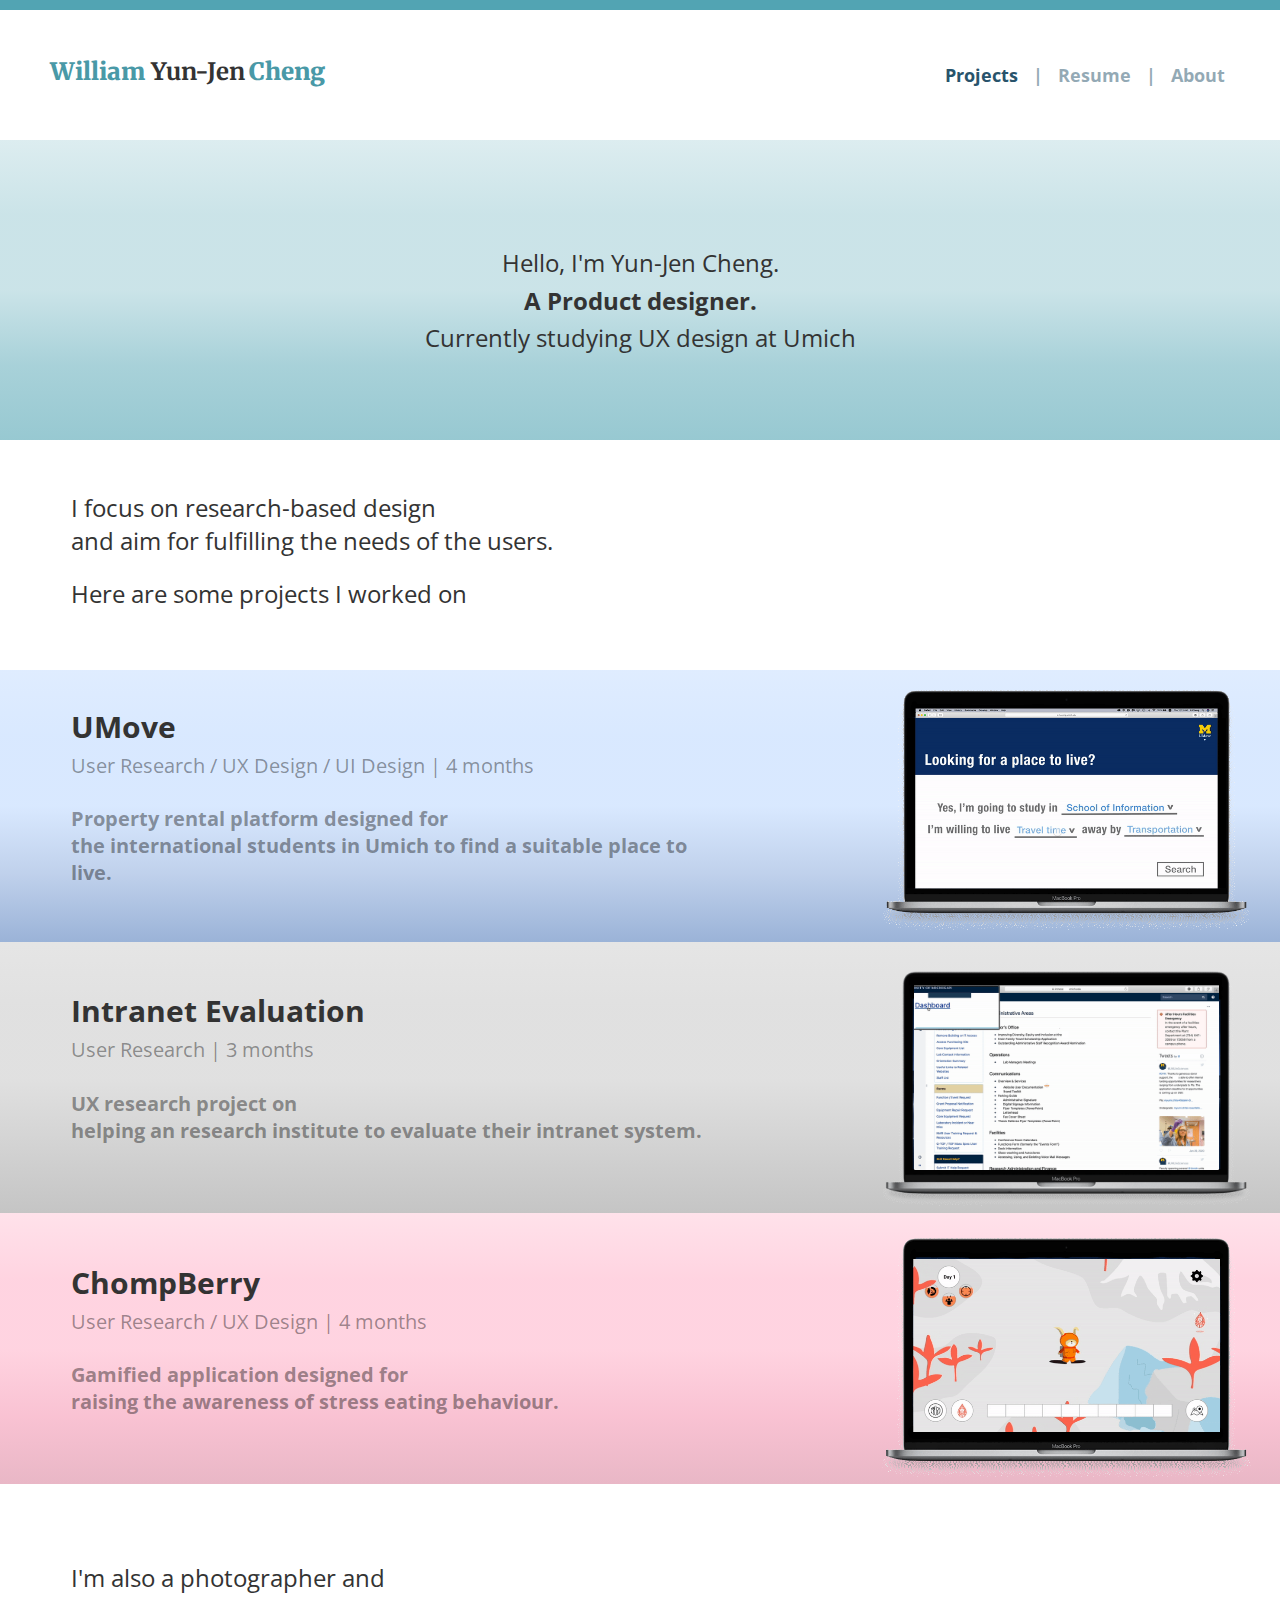
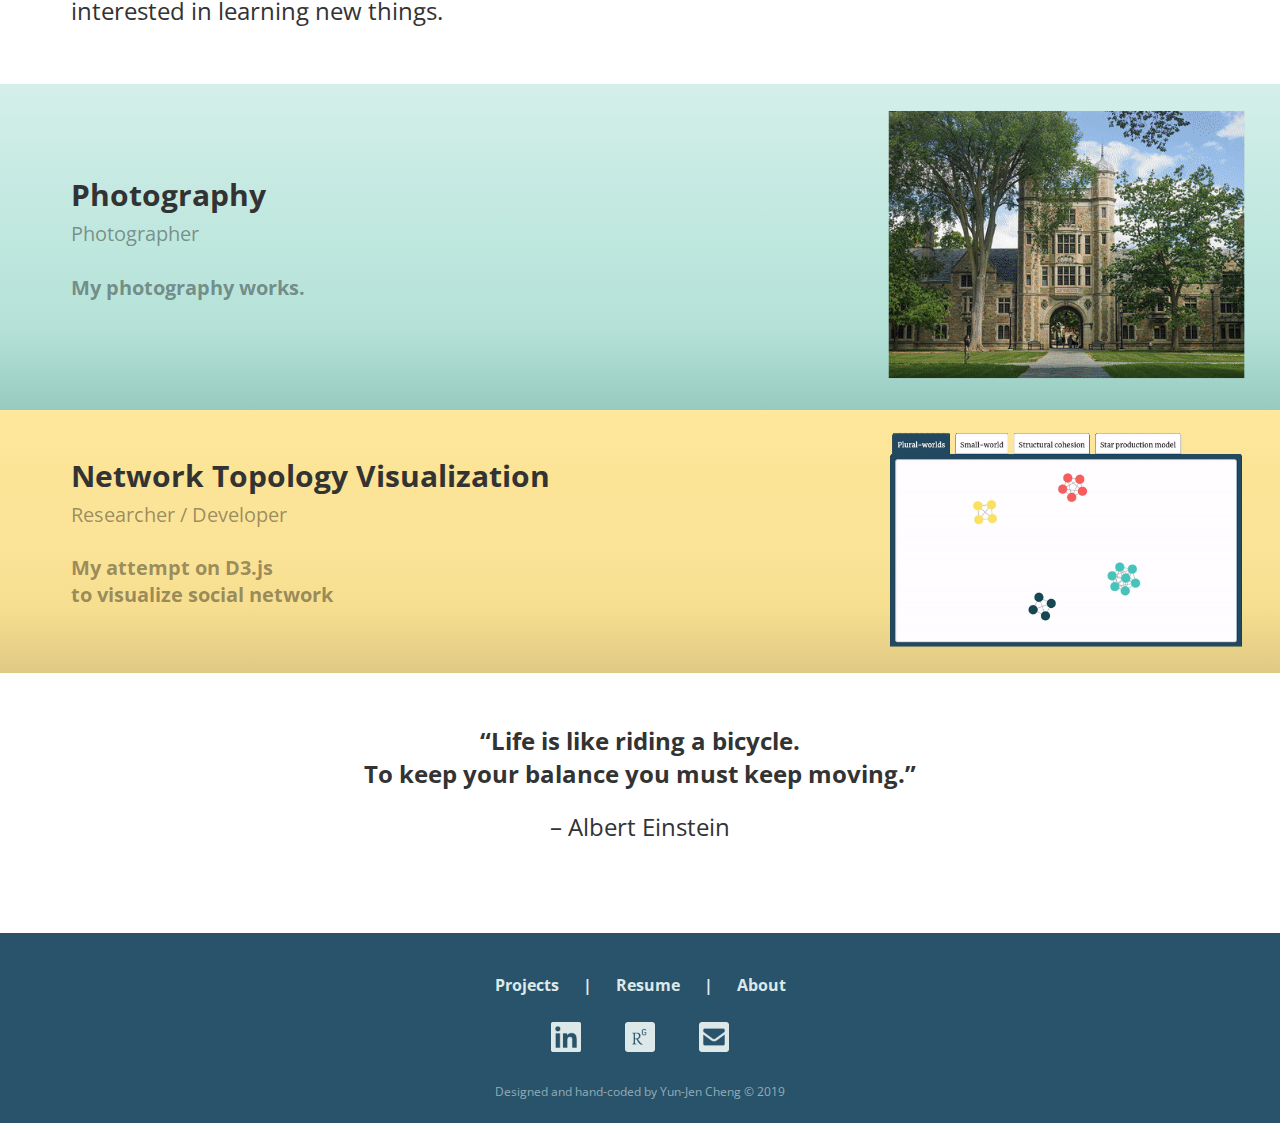
<file: index.html>
<!DOCTYPE html>
<html lang="en" dir="ltr">

<head>
    <meta charset="utf-8">
    <meta name="viewport" content="width=device-width">
    <link rel="stylesheet" type="text/css" href="css/style.css">
    <link href="https://fonts.googleapis.com/css?family=Merriweather:400,700&display=swap" rel="stylesheet">
    <link href="https://fonts.googleapis.com/css?family=Open+Sans:400,400i,700,700i&display=swap" rel="stylesheet">
    <title>William Cheng</title>
    <link rel="apple-touch-icon" sizes="180x180" href="image/apple-touch-icon.png">
    <link rel="icon" type="image/png" sizes="32x32" href="image/favicon-32x32.png">
    <link rel="icon" type="image/png" sizes="16x16" href="image/favicon-16x16.png">
    <link rel="manifest" href="image/site.webmanifest">
    
    <!-- Global site tag (gtag.js) - Google Analytics -->
    <script async src="https://www.googletagmanager.com/gtag/js?id=UA-157591765-1"></script>
    <script src="https://code.jquery.com/jquery-1.12.4.min.js"></script>
    <script>
        window.dataLayer = window.dataLayer || [];
        function gtag() { dataLayer.push(arguments); }
        gtag('js', new Date());

        gtag('config', 'UA-157591765-1');
    </script>
    <script>
        $(document).ready(function () {
                    $("#fixed-nav-bar").hide()
                });
        $(document).scroll(function () {
            if ($(this).scrollTop() > 100) {
                $('#fixed-nav-bar').fadeIn();
            } else {
                $('#fixed-nav-bar').fadeOut();
            }
        });
    </script>

</head>

<body>
    <div class="jump"><a href="#projectsview">Jump to content</a></div>

    <div id="fixed-nav-bar">
        <div class="fix_header"></div>
        <div class="fix_name">
            <a href="index.html">
                <h2> William </h2>
                <h1> Yun-Jen </h1>
                <h2> Cheng </h2>
            </a>
        </div>
        <div class="fix_nav">
            <ul>
                <li><a href="index.html">Projects</a></li>
                <li class="seperator"><a> | </a></li>
                <li><a href="https://drive.google.com/file/d/1unIXTDpdnU4AkrkIi5aubNgvpvCi7AuA/view?usp=sharing" target="_blank">Resume</a></li>
                <li class="seperator"><a> | </a></li>
                <li><a href="aboutme.html">About</a></li>
            </ul>
        </div>
    </div>

    <div class="container">
        <header></header>
        <div class="name">
            <a href="index.html">
                <h2> William </h2>
                <h1> Yun-Jen </h1>
                <h2> Cheng </h2>
            </a>
        </div>
        <nav>
            <ul>
                <li><a href="index.html">Projects</a></li>
                <li class="seperator"><a> | </a></li>
                <li><a href="https://drive.google.com/file/d/1unIXTDpdnU4AkrkIi5aubNgvpvCi7AuA/view?usp=sharing" target="_blank">Resume</a></li>
                <li class="seperator"><a> | </a></li>
                <li><a href="aboutme.html">About</a></li>
            </ul>
        </nav>

        <div class="greeting">
            <div>
                <h1>Hello, I'm Yun-Jen Cheng.</h1>
                <h1 class="swap">A Product designer.</h1>
                </br>
                <h1>Currently studying UX design at Umich</h1>
            </div>
        </div>

        <div class="project_container">
            <div id="projects_greeting" class="caption">
                <div class="caption_container">
                    <h1>I focus on research-based design </br>and aim for fulfilling the needs of the users.</h1>
                    <h1>Here are some projects I worked on</h1>
                </div>
            </div>

            <div id="pro_umove">
            </div>
            <div id="umove_caption" class="caption">
                <a href="umove.html">
                    <div class="caption_container">
                        <h1>UMove</h1>
                        <h4>User Research / UX Design / UI Design | 4 months</h4>
                        <p>Property rental platform designed for </br>the international students in Umich to
                            find a suitable place to live.</p>
                    </div>
                </a>
            </div>
            <div id="umove_pic" class="projects_pic">
                <a href="umove.html">
                    <img class="projectsPic" src="image/UMove_sample.gif" alt="UMove for newbies">
                </a>
            </div>

            <div id="pro_intranet">
            </div>
            <div id="intranet_caption" class="caption">
                <a href="intranet.html">
                    <div class="caption_container">
                        <h1>Intranet Evaluation</h1>
                        <h4>User Research | 3 months</h4>
                        <p>UX research project on </br>helping an research institute to evaluate
                            their intranet system.</p>
                    </div>
                </a>
            </div>
            <div id="intranet_pic" class="projects_pic">
                <a href="intranet.html">
                    <img class="projectsPic" src="image/intranet_sample.gif" alt="Intranet Evaluation">
                </a>
            </div>

            <div id="pro_chi">
            </div>
            <div id="chi_caption" class="caption">
                <a href="chi.html">
                    <div class="caption_container">
                        <h1>ChompBerry</h1>
                        <h4>User Research / UX Design | 4 months</h4>
                        <p>Gamified application designed for </br>raising the awareness of stress eating behaviour.</p>
                    </div>
                </a>
            </div>
            <div id="chi_pic" class="projects_pic">
                <a href="chi.html">
                    <img class="projectsPic" src="image/chi_sample.gif" alt="ChompBerry">
                </a>
            </div>

            <div id="projects_others" class="caption">
                <div class="caption_container">
                    <h1>I'm also a photographer and </br>interested in learning new things.</h1>
                </div>
            </div>

            <div id="pro_photography">
            </div>
            <div id="photography_caption" class="caption">
                <a href="photography.html">
                    <div class="caption_container">
                        <h1>Photography</h1>
                        <h4>Photographer</h4>
                        <p>My photography works.</p>
                    </div>
                </a>
            </div>
            <div id="photography_pic" class="projects_pic">
                <a href="photography.html">
                    <img class="projectsPic" src="image/photography_sample.gif" alt="Photography">
                </a>
            </div>

            <div id="pro_sna">
            </div>
            <div id="sna_caption" class="caption">
                <a href="sna.html">
                    <div class="caption_container">
                        <h1>Network Topology Visualization</h1>
                        <h4>Researcher / Developer</h4>
                        <p>My attempt on D3.js </br>to visualize social network </p>
                    </div>
                </a>
            </div>
            <div id="sna_pic" class="projects_pic">
                <a href="sna.html">
                    <img class="projectsPic" src="image/sna_sample.gif" alt="Network Topology Visualization">
                </a>
            </div>

            <div id="projects_finish" class="caption">
                <div class="caption_container">
                    <h1><b>“Life is like riding a bicycle. </br>To keep your balance you must keep moving.”</b></h1>
                    <h1> – Albert Einstein</h1>
                </div>
            </div>

        </div>

        <footer>
            <div class="footnav">
                <ul>
                    <li><a href="index.html">Projects</a></li>
                    <li class="seperator"><a> | </a></li>
                    <li><a href="https://drive.google.com/file/d/1unIXTDpdnU4AkrkIi5aubNgvpvCi7AuA/view?usp=sharing" target="_blank">Resume</a></li>
                    <li class="seperator"><a> | </a></li>
                    <li><a href="aboutme.html">About</a></li>
                </ul>
            </div>
            <div id="socialnetwork">
                <a href="https://www.linkedin.com/in/YJ-Cheng" target="_blank"><img src="image/linkedin.png"
                        alt="link to my linkedin profile"></a>
                <a href="https://www.researchgate.net/profile/Yun_Jen_Cheng" target="_blank"><img
                        src="image/researchgate.png" alt="link to my researchgate profile"></a>
                <a href="mailto:yhcheng@umich.edu" target="_blank"><img src="image/mail.png" alt="send me a mail"></a>
                <br><br><small>Designed and hand-coded by Yun-Jen Cheng © 2019</small><br><br>
            </div>
            <script src="https://code.jquery.com/jquery-1.12.4.min.js"></script>
            <script src="js/wordchanging.js"></script>
            <script>
                $(document).ready(function () {
                    $("nav ul li:first-of-type a").css("color", "#28536B")
                    $(".fix_nav ul li:first-of-type a").css("color", "#28536B")
                })
            </script>
        </footer>
    </div>
</body>

</html>
</file>
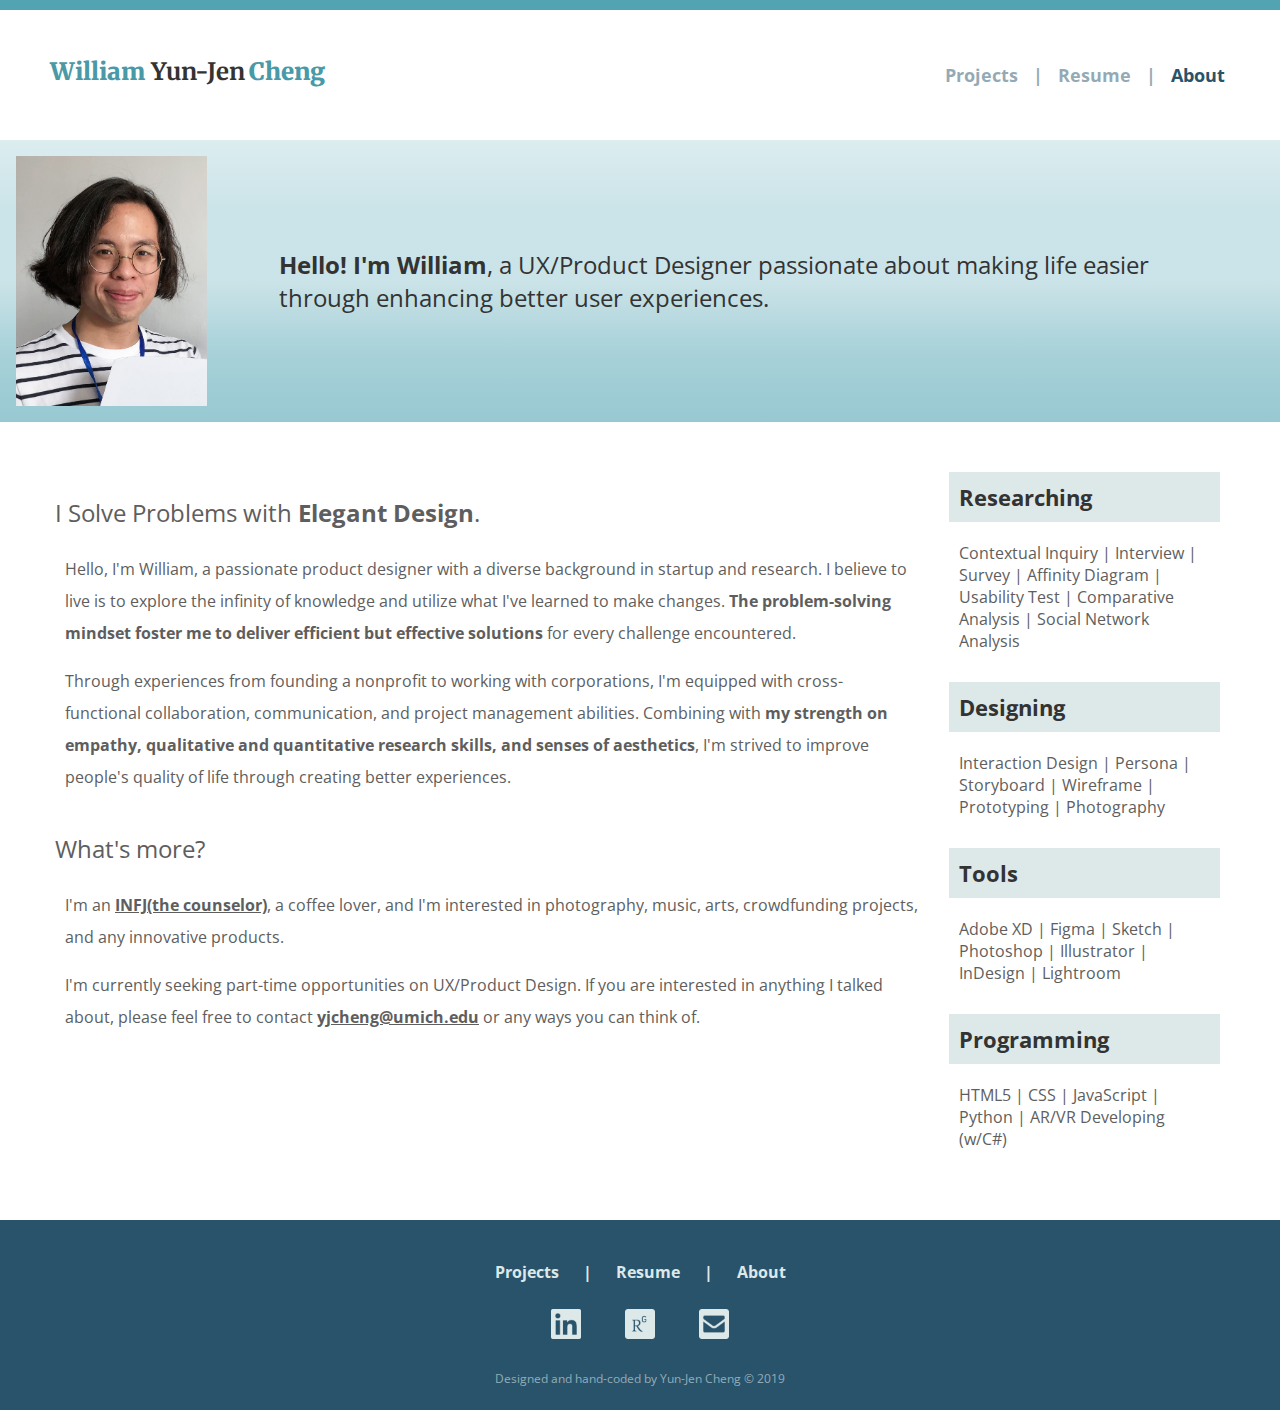
<file: aboutme.html>
<!DOCTYPE html>
<html lang="en" dir="ltr">
<head>
    <meta charset="utf-8">
    <meta name="viewport" content="width=device-width">
    <link rel="stylesheet" type="text/css" href="css/style.css">
    <link href="https://fonts.googleapis.com/css?family=Merriweather:400,700&display=swap" rel="stylesheet">
    <link href="https://fonts.googleapis.com/css?family=Open+Sans:400,400i,700,700i&display=swap" rel="stylesheet">
    <title>About | William Cheng</title>
    <link rel="apple-touch-icon" sizes="180x180" href="image/apple-touch-icon.png">
    <link rel="icon" type="image/png" sizes="32x32" href="image/favicon-32x32.png">
    <link rel="icon" type="image/png" sizes="16x16" href="image/favicon-16x16.png">
    <link rel="manifest" href="image/site.webmanifest">

    <!-- Global site tag (gtag.js) - Google Analytics -->
    <script async src="https://www.googletagmanager.com/gtag/js?id=UA-157591765-1"></script>
    <script src="https://code.jquery.com/jquery-1.12.4.min.js"></script>
    <script>
        window.dataLayer = window.dataLayer || [];
        function gtag() { dataLayer.push(arguments); }
        gtag('js', new Date());

        gtag('config', 'UA-157591765-1');
    </script>
    <script>
        $(document).ready(function () {
                    $("#fixed-nav-bar").hide()
                });
        $(document).scroll(function () {
            if ($(this).scrollTop() > 100) {
                $('#fixed-nav-bar').fadeIn();
            } else {
                $('#fixed-nav-bar').fadeOut();
            }
        });
    </script>

</head>

<body>
    <div class="jump"><a href="#abouttitle">Jump to content</a></div>

    <div id="fixed-nav-bar">
        <div class="fix_header"></div>
        <div class="fix_name">
            <a href="index.html">
                <h2> William </h2>
                <h1> Yun-Jen </h1>
                <h2> Cheng </h2>
            </a>
        </div>
        <div class="fix_nav">
            <ul>
                <li><a href="index.html">Projects</a></li>
                <li class="seperator"><a> | </a></li>
                <li><a href="https://drive.google.com/file/d/1unIXTDpdnU4AkrkIi5aubNgvpvCi7AuA/view?usp=sharing" target="_blank">Resume</a></li>
                <li class="seperator"><a> | </a></li>
                <li><a href="aboutme.html">About</a></li>
            </ul>
        </div>
    </div>

    <div class="container">
    <header></header>
    <div class="name">
        <a href="index.html">
            <h2> William </h2>
            <h1> Yun-Jen </h1>
            <h2> Cheng </h2>
        </a>
    </div>
    <nav>
        <ul>
            <li><a href="index.html">Projects</a></li>
            <li class="seperator"><a> | </a></li>
            <li><a href="https://drive.google.com/file/d/1unIXTDpdnU4AkrkIi5aubNgvpvCi7AuA/view?usp=sharing" target="_blank">Resume</a></li>
            <li class="seperator"><a> | </a></li>
            <li><a href="aboutme.html">About</a></li>
        </ul>
    </nav>
    <div class="greeting" id="abouttitle">
        <img src="image/yjcheng.jpg" class="mypic" alt="Portrait of Yun-Jen">
        <div id="greetingbox">
        <h1><b>Hello! I'm William</b>, a UX/Product Designer passionate about making life easier through enhancing better user experiences.</h1>
        </div>
    </div>
    <div class="content" role="main">
        <div class="abouts" id="my_abouts">
            <h4 class="quotes with_detail">I Solve Problems with <b>Elegant Design</b>.</h4>
            <p class="detail">
                Hello, I'm William, a passionate product designer with a diverse background in startup and research. I believe to live is to explore the infinity of knowledge and utilize what I've learned to make changes. <b>The problem-solving mindset foster me to deliver efficient but effective solutions</b> for every challenge encountered.
            </p>
            <p class="detail">
                Through experiences from founding a nonprofit to working with corporations, I'm equipped with cross-functional collaboration, communication, and project management abilities. Combining with <b>my strength on empathy, qualitative and quantitative research skills, and senses of aesthetics</b>, I'm strived to improve people's quality of life through creating better experiences.
            </p>
            <h4 class="quotes with_detail">What's more?</h4>
            <p class="detail">
                I'm an <a class="link_in_p" href="https://www.truity.com/personality-type/INFJ" target="_blank">INFJ(the counselor)</a>, a coffee lover, and I'm interested in photography, music, arts, crowdfunding projects, and any innovative products. 
            </p>
            <p class="detail">
                I'm currently seeking part-time opportunities on UX/Product Design. If you are interested in anything I talked about, please feel free to contact <a class="link_in_p" href="mailto:yhcheng@umich.edu" target="_blank">yjcheng@umich.edu</a> or any ways you can think of.
            </p>
        </div>
        <div class="skills" id="my_skills">
            <h3>Researching</h3>
            <p>Contextual Inquiry | Interview | Survey | Affinity Diagram | Usability Test | Comparative Analysis | Social Network Analysis</p>
            <h3>Designing</h3>
            <p>Interaction Design | Persona | Storyboard | Wireframe | Prototyping | Photography</p>
            <h3>Tools</h3>
            <p>Adobe XD | Figma | Sketch | Photoshop | Illustrator | InDesign | Lightroom</p>
            <h3>Programming</h3>
            <p>HTML5 | CSS | JavaScript | Python | AR/VR Developing (w/C#)</p>

        </div>
    </div>
    <footer>
            <div class="footnav">
                <ul>
                    <li><a href="index.html">Projects</a></li>
                    <li class="seperator"><a> | </a></li>
                    <li><a href="https://drive.google.com/file/d/1unIXTDpdnU4AkrkIi5aubNgvpvCi7AuA/view?usp=sharing" target="_blank">Resume</a></li>
                    <li class="seperator"><a> | </a></li>
                    <li><a href="aboutme.html">About</a></li>
                </ul>
            </div>
            <div id="socialnetwork">
                <a href="https://www.linkedin.com/in/YJ-Cheng" target="_blank"><img src="image/linkedin.png"
                        alt="link to my linkedin profile"></a>
                <a href="https://www.researchgate.net/profile/Yun_Jen_Cheng" target="_blank"><img
                        src="image/researchgate.png" alt="link to my researchgate profile"></a>
                <a href="mailto:yhcheng@umich.edu" target="_blank"><img src="image/mail.png" alt="send me a mail"></a>
                <br><br><small>Designed and hand-coded by Yun-Jen Cheng © 2019</small><br><br>
            </div>
            <script src="https://code.jquery.com/jquery-1.12.4.min.js"></script>
            <script>
                $(document).ready(function () {
                    $("nav ul li:nth-of-type(5) a").css("color", "#28536B")
                    $(".fix_nav ul li:nth-of-type(5) a").css("color", "#28536B")
                })
            </script>
        </footer>
    </div>
</body>
</html>
</file>
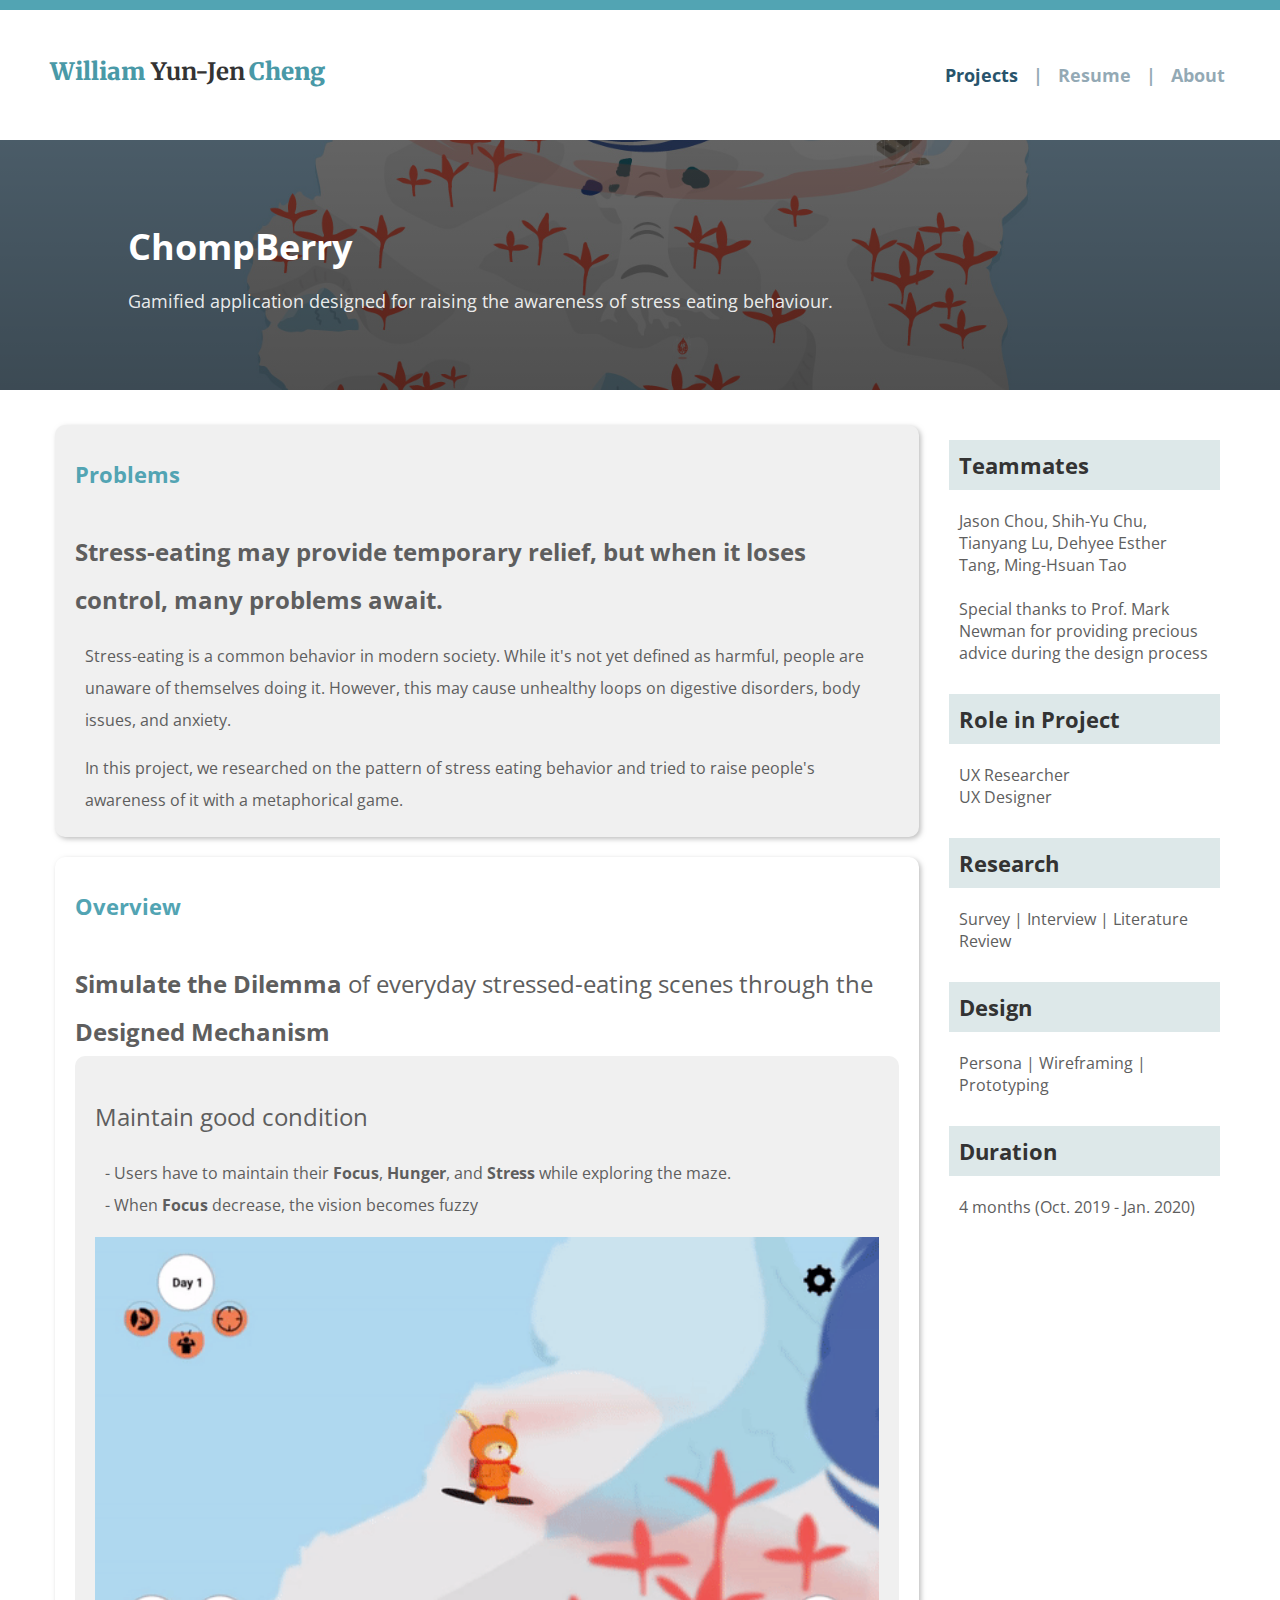
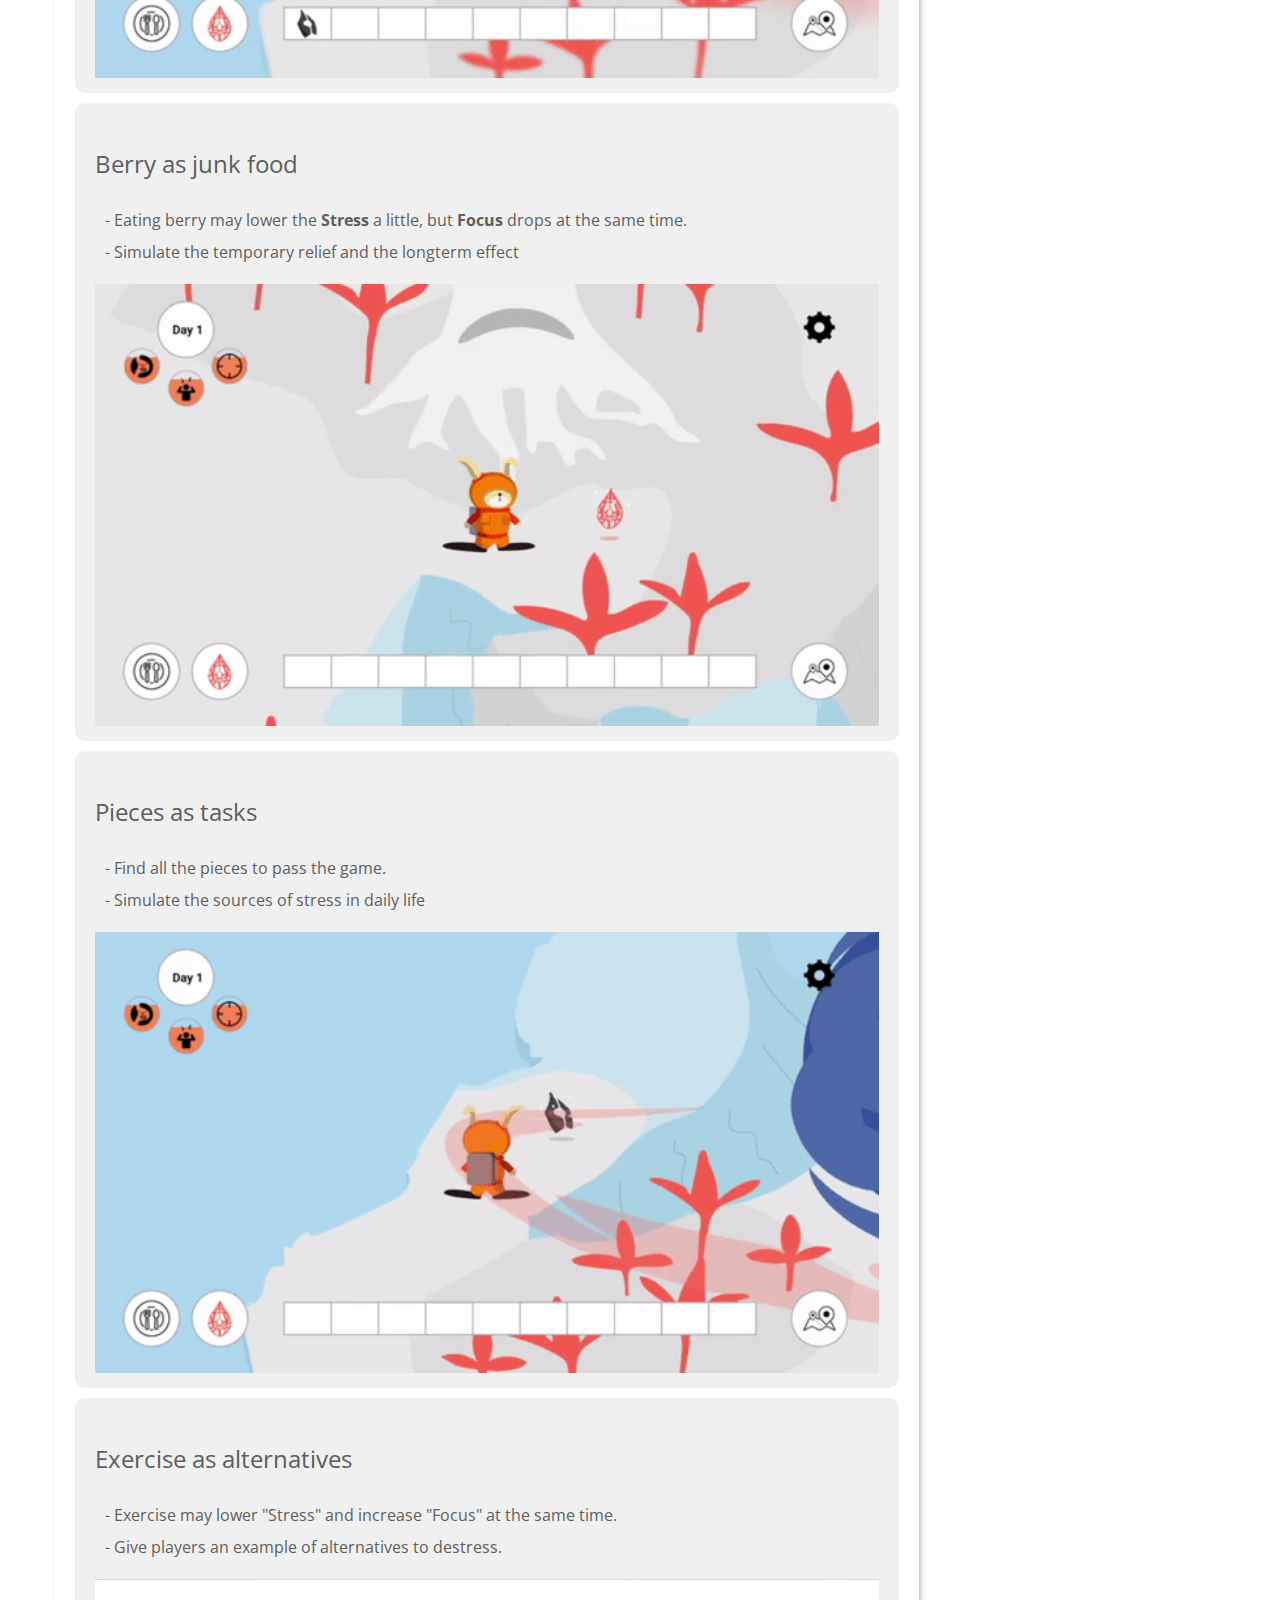
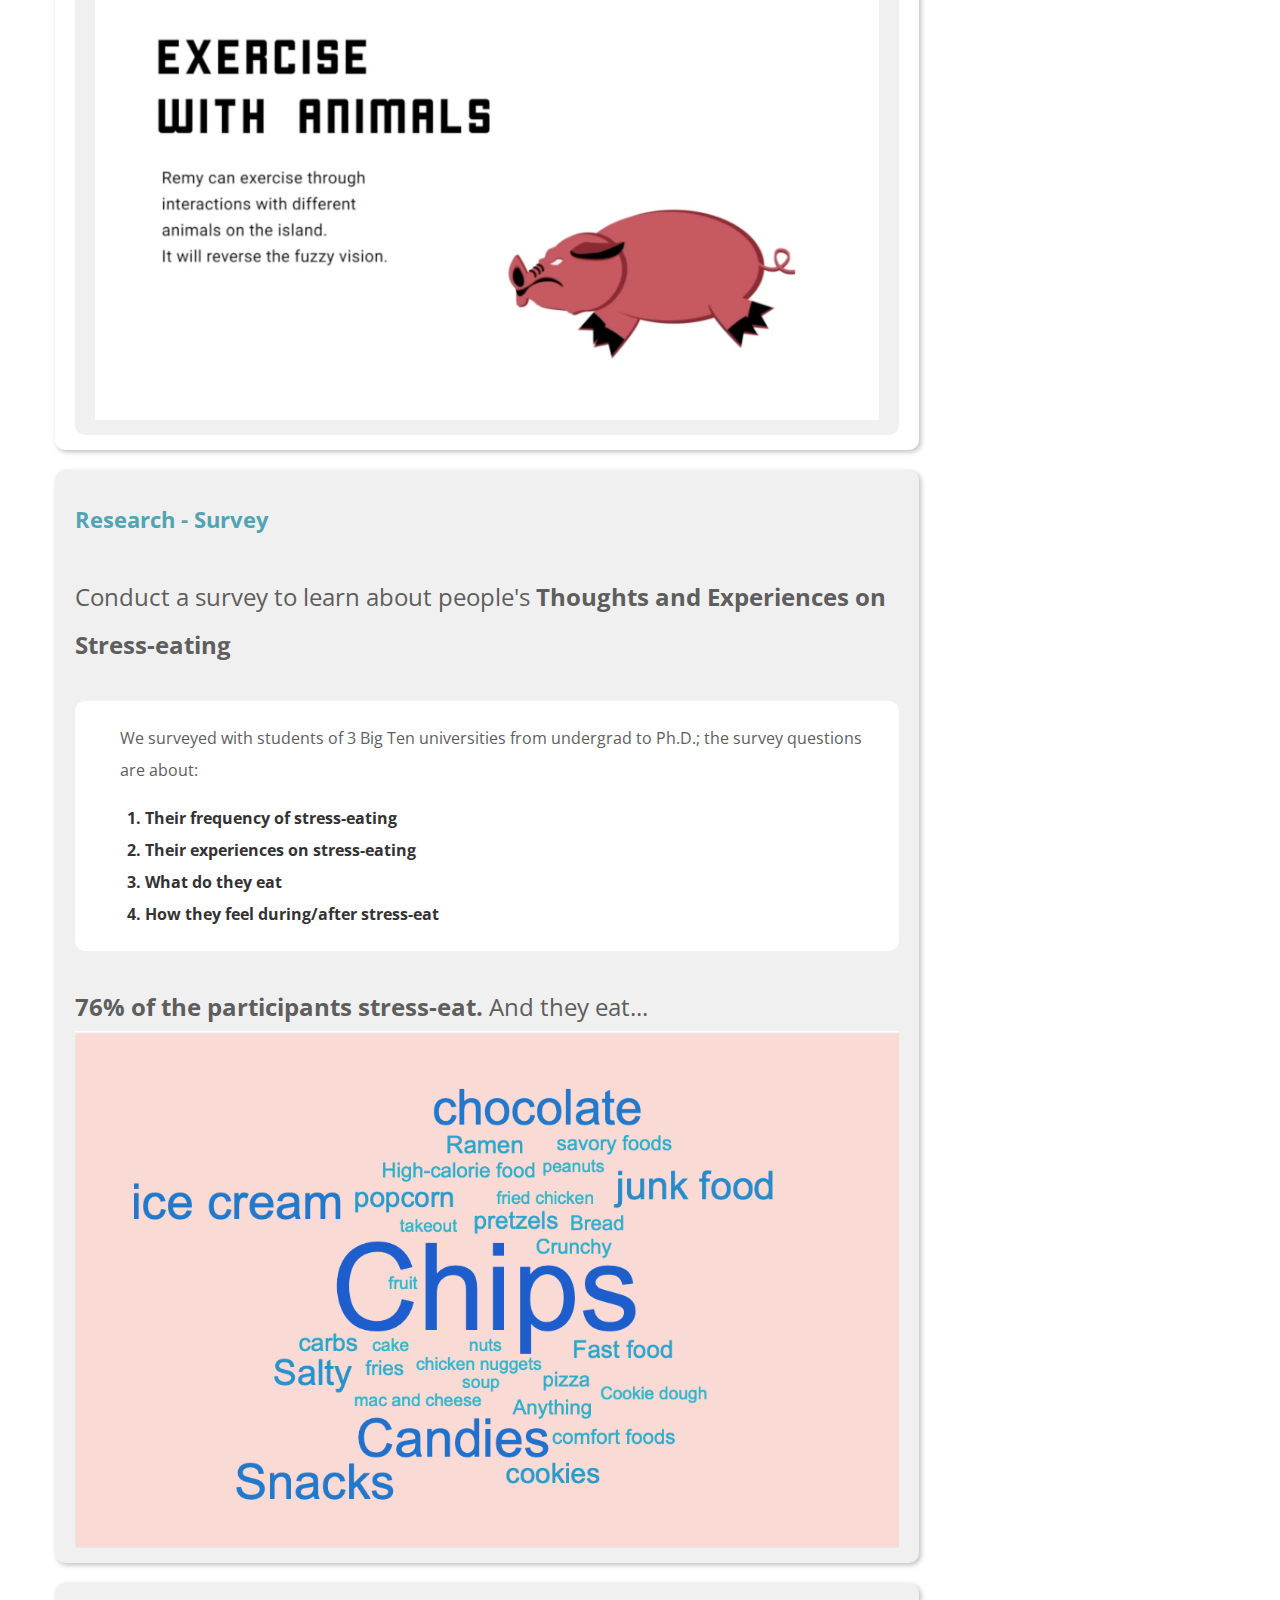
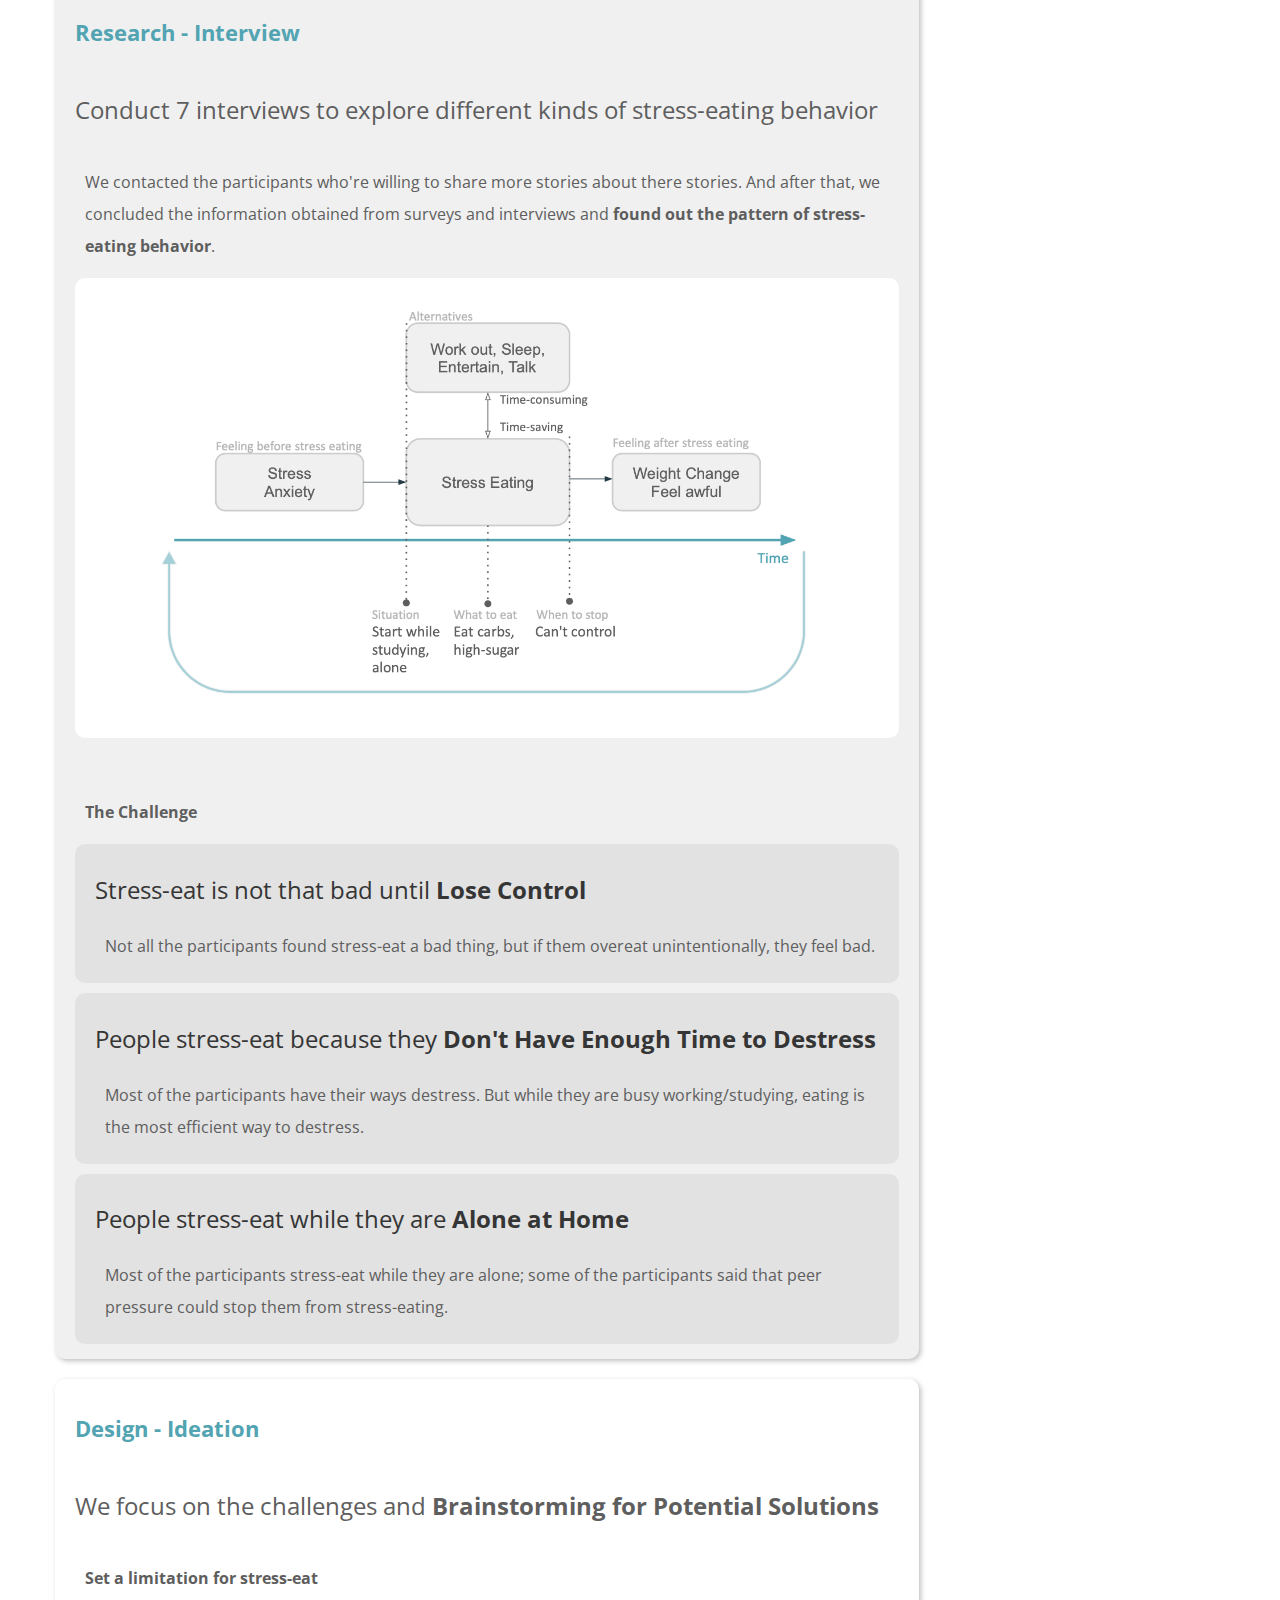
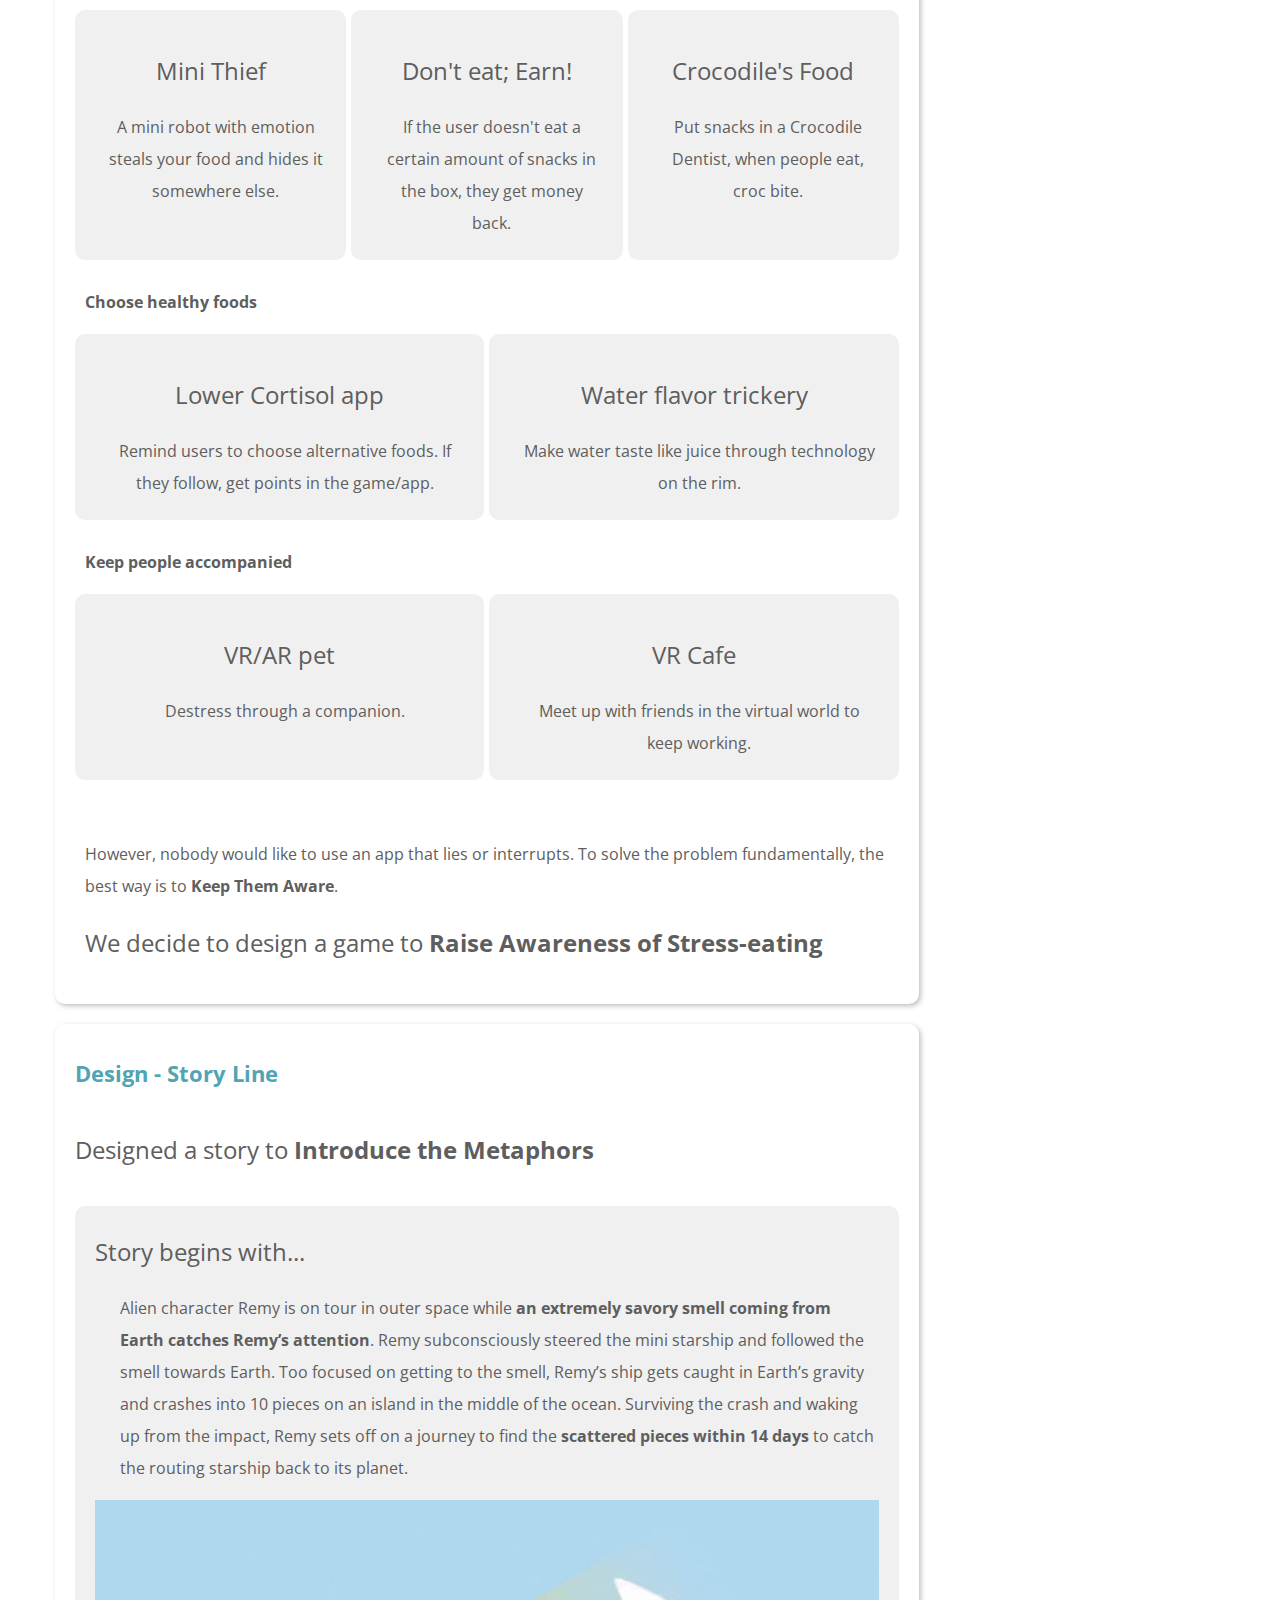
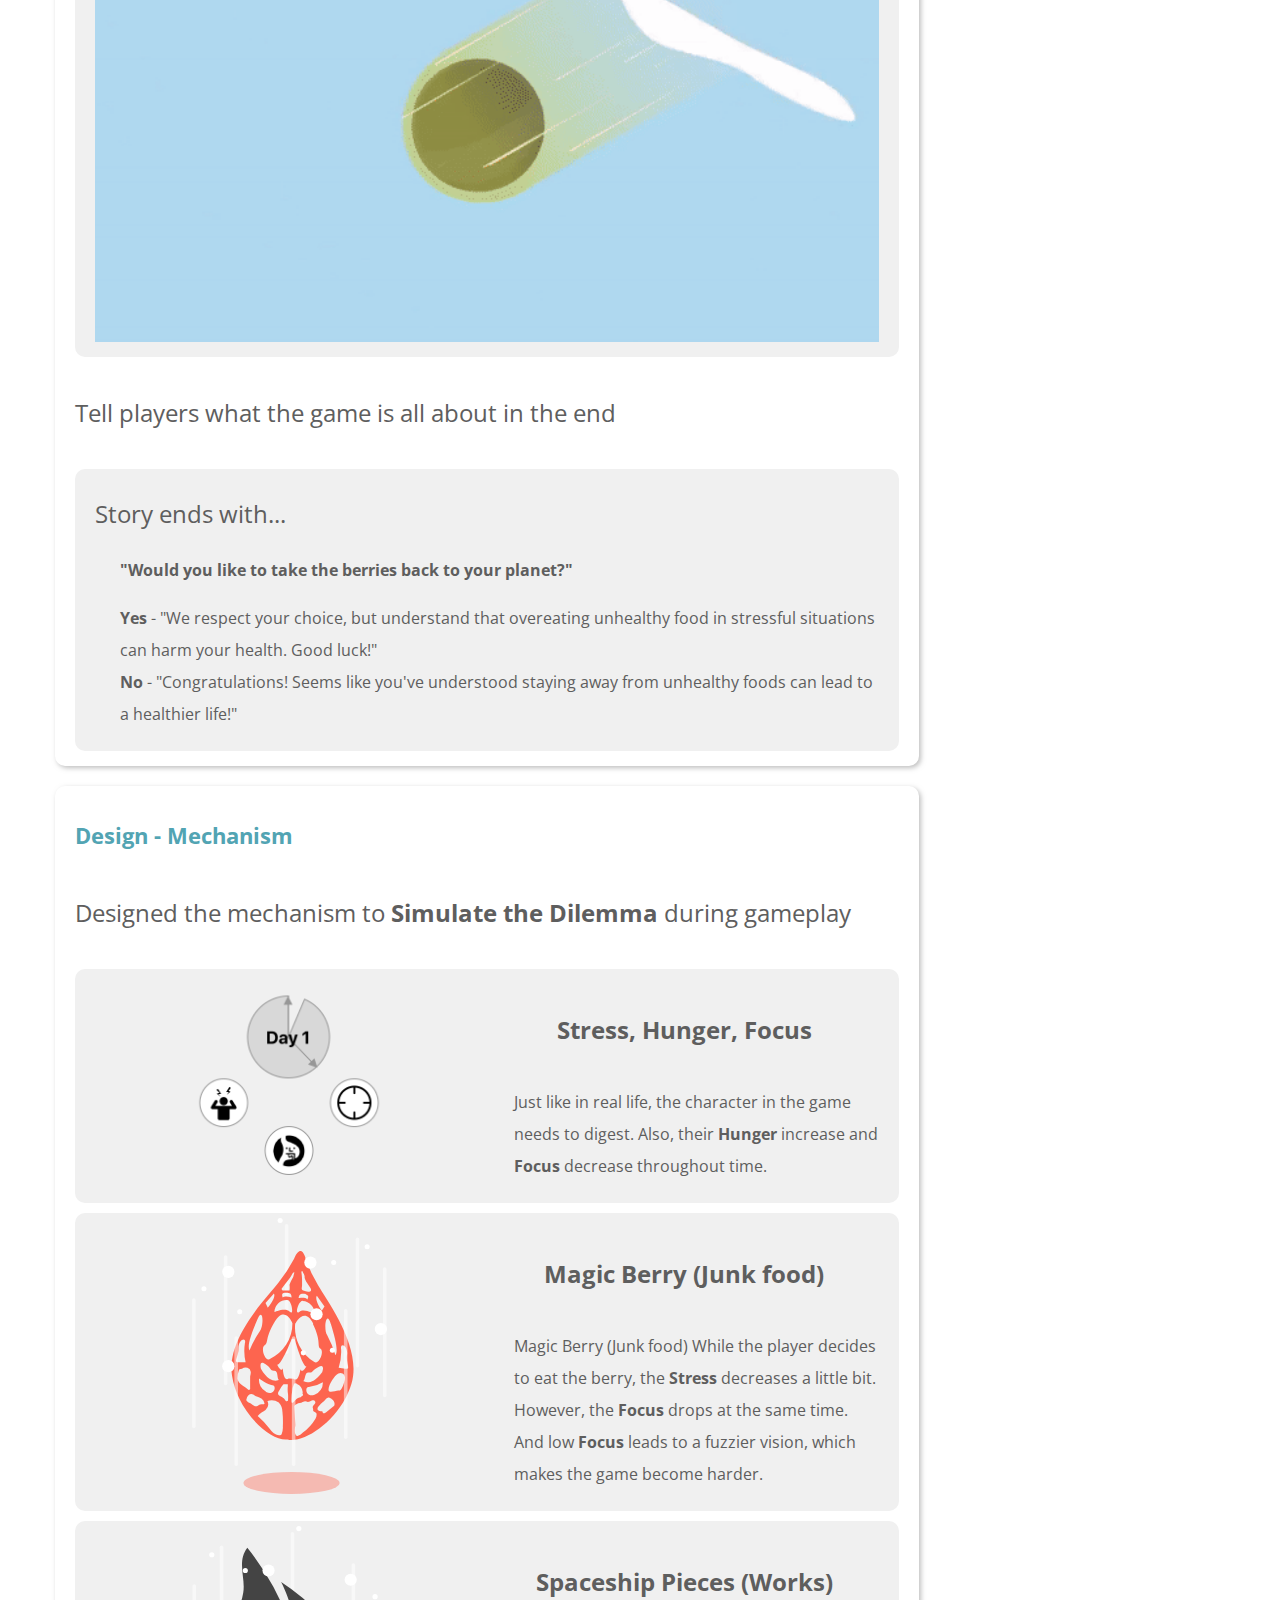
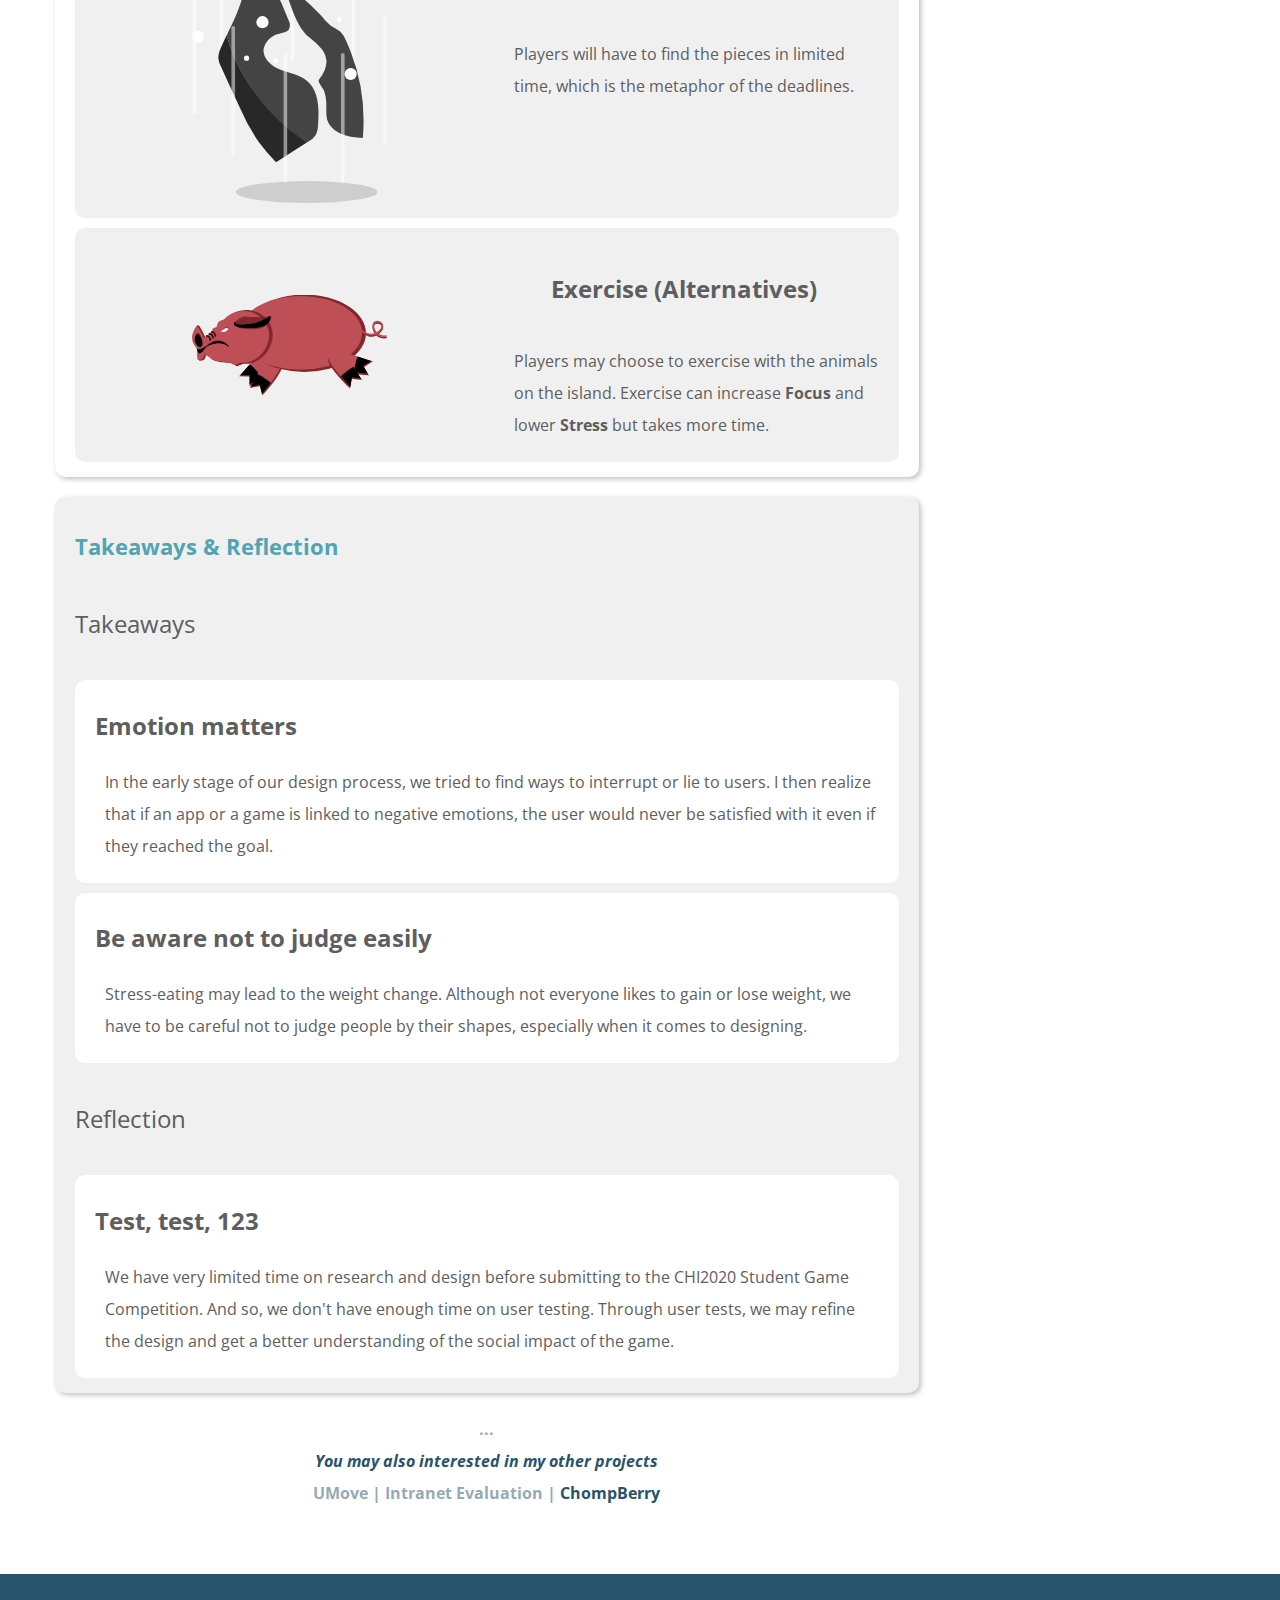
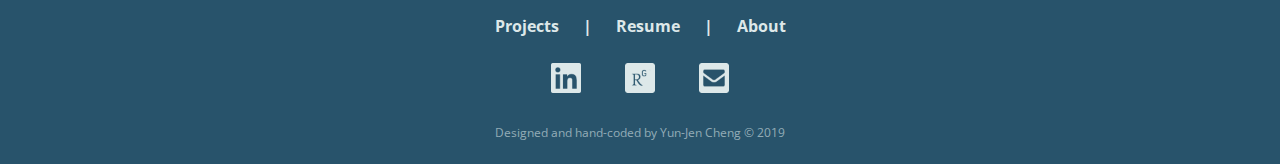
<file: chi.html>
<!DOCTYPE html>
<html lang="en" dir="ltr">

<head>
    <meta charset="utf-8">
    <meta name="viewport" content="width=device-width">
    <link rel="stylesheet" type="text/css" href="css/style.css">
    <link href="https://fonts.googleapis.com/css?family=Merriweather:400,700&display=swap" rel="stylesheet">
    <link href="https://fonts.googleapis.com/css?family=Open+Sans:400,400i,700,700i&display=swap" rel="stylesheet">
    <title>Project: Chompberry | William Cheng</title>
    <link rel="apple-touch-icon" sizes="180x180" href="image/apple-touch-icon.png">
    <link rel="icon" type="image/png" sizes="32x32" href="image/favicon-32x32.png">
    <link rel="icon" type="image/png" sizes="16x16" href="image/favicon-16x16.png">
    <link rel="manifest" href="image/site.webmanifest">

    <!-- Global site tag (gtag.js) - Google Analytics -->
    <script async src="https://www.googletagmanager.com/gtag/js?id=UA-157591765-1"></script>
    <script src="https://code.jquery.com/jquery-1.12.4.min.js"></script>
    <script>
        window.dataLayer = window.dataLayer || [];
        function gtag() { dataLayer.push(arguments); }
        gtag('js', new Date());

        gtag('config', 'UA-157591765-1');
    </script>
    <script>
        $(document).ready(function () {
                    $("#fixed-nav-bar").hide()
                });
        $(document).scroll(function () {
            if ($(this).scrollTop() > 100) {
                $('#fixed-nav-bar').fadeIn();
            } else {
                $('#fixed-nav-bar').fadeOut();
            }
        });
    </script>

</head>

<body>
    <div class="jump"><a href="#projecttitle">Jump to content</a></div>

    <div id="fixed-nav-bar">
        <div class="fix_header"></div>
        <div class="fix_name">
            <a href="index.html">
                <h2> William </h2>
                <h1> Yun-Jen </h1>
                <h2> Cheng </h2>
            </a>
        </div>
        <div class="fix_nav">
            <ul>
                <li><a href="index.html">Projects</a></li>
                <li class="seperator"><a> | </a></li>
                <li><a href="https://drive.google.com/file/d/1unIXTDpdnU4AkrkIi5aubNgvpvCi7AuA/view?usp=sharing" target="_blank">Resume</a></li>
                <li class="seperator"><a> | </a></li>
                <li><a href="aboutme.html">About</a></li>
            </ul>
        </div>
    </div>
    
    <div class="container">
    <header></header>
    <div class="name">
        <a href="index.html">
            <h2> William </h2>
            <h1> Yun-Jen </h1>
            <h2> Cheng </h2>
        </a>
    </div>
    <nav>
        <ul>
            <li><a href="index.html">Projects</a></li>
            <li class="seperator"><a> | </a></li>
            <li><a href="https://drive.google.com/file/d/1unIXTDpdnU4AkrkIi5aubNgvpvCi7AuA/view?usp=sharing" target="_blank">Resume</a></li>
            <li class="seperator"><a> | </a></li>
            <li><a href="aboutme.html">About</a></li>
        </ul>
    </nav>
    <div class="projecttitle" id="chiTitle">
        <div>
            <h2>ChompBerry</h2><br>
            <h3>Gamified application designed for raising the awareness of stress eating behaviour.</h3>
        </div>
    </div>
    <div class="content">
        <div class="abouts">
            <div id="problem_statement"  class="gray boxshadow">
                <h3 class="smalltitle">Problems</h3>
                <h4 class="quotes with_detail"><b>Stress-eating may provide temporary relief, but when it loses control, many problems await.</b></h4>
                <p class="detail">Stress-eating is a common behavior in modern society. While it's not yet defined as harmful, people are unaware of themselves doing it. However, this may cause unhealthy loops on digestive disorders, body issues, and anxiety.</p>
                <p class="detail">In this project, we researched on the pattern of stress eating behavior and tried to raise people's awareness of it with a metaphorical game.</p>
            </div>
            <div id="overview" class="white boxshadow">
                <h3 class="smalltitle">Overview</h3>
                <h4 class="quotes with_detail"><b>Simulate the Dilemma</b> of everyday stressed-eating scenes through the <b>Designed Mechanism</b></h4>
                <div class="gray">
                    <h4 class="quotes with_detail">Maintain good condition</h4>
                    <p class="detail">- Users have to maintain their <b>Focus</b>, <b>Hunger</b>, and <b>Stress</b> while exploring the maze.<br>
                        - When <b>Focus</b> decrease, the vision becomes fuzzy</p>
                        <img class="sample_pic" src="image/CHI/fuzzy.gif">
                </div>
                <div class="gray">
                    <h4 class="quotes with_detail">Berry as junk food</h4>
                    <p class="detail">- Eating berry may lower the <b>Stress</b> a little, but <b>Focus</b> drops at the same time.<br>
                        - Simulate the temporary relief and the longterm effect</p>
                        <img class="sample_pic" src="image/CHI/berrys.gif">
                </div>
                <div class="gray">
                    <h4 class="quotes with_detail">Pieces as tasks</h4>
                    <p class="detail">- Find all the pieces to pass the game.<br>
                        - Simulate the sources of stress in daily life</p>
                        <img class="sample_pic" src="image/CHI/pieces.gif">
                </div>
                <div class="gray">
                    <h4 class="quotes with_detail">Exercise as alternatives</h4>
                    <p class="detail">- Exercise may lower "Stress" and increase "Focus" at the same time.<br>
                        - Give players an example of alternatives to destress.</p>
                        <img class="sample_pic" src="image/CHI/exercise.png">
                </div>
            </div>
            <div id="research_survey" class="gray boxshadow">
                <h3 class="smalltitle">Research - Survey</h3>
                <h4 class="quotes">Conduct a survey to learn about people's <b>Thoughts and Experiences on Stress-eating</b></h4>
                <div class="white">
                    <p>We surveyed with students of 3 Big Ten universities from undergrad to Ph.D.; the survey questions are about:</p>
                    <ol><b>
                        <li>Their frequency of stress-eating</li>
                        <li>Their experiences on stress-eating</li>
                        <li>What do they eat</li>
                        <li>How they feel during/after stress-eat</li>
                    </ol></b>
                </div>
                <h4 class="quotes with_detail"><b>76% of the participants stress-eat.</b> And they eat...</h4>
                <img class="sample_pic" src="image/CHI/food_cloud.png">
            </div>
            <div id="research_interview" class="gray boxshadow">
                <h3 class="smalltitle">Research - Interview</h3>
                <h4 class="quotes">Conduct 7 interviews to explore different kinds of stress-eating behavior</h4>
                <p class="detail">We contacted the participants who're willing to share more stories about there stories. And after that, we concluded the information obtained from surveys and interviews and <b>found out the pattern of stress-eating behavior</b>.</p>
                <div class="white">
                    <img class="sample_pic" src="image/CHI/pattern.png">
                </div>
                <br>
                <p class="detail"><b>The Challenge</b></p>
                <div class="deepgray">
                    <h4 class="quotes with_detail narrow_top">Stress-eat is not that bad until <b>Lose Control</b></h4>
                    <p class="detail">Not all the participants found stress-eat a bad thing, but if them overeat unintentionally, they feel bad.</p>
                </div>
                <div class="deepgray">
                    <h4 class="quotes with_detail narrow_top">People stress-eat because they <b>Don't Have Enough Time to Destress</b></h4>
                    <p class="detail">Most of the participants have their ways destress. But while they are busy working/studying, eating is the most efficient way to destress.</p>
                </div>
                <div class="deepgray">
                    <h4 class="quotes with_detail narrow_top">People stress-eat while they are <b>Alone at Home</b></h4>
                    <p class="detail">Most of the participants stress-eat while they are alone; some of the participants said that peer pressure could stop them from stress-eating.</p>
                </div>
            </div>
            <div id="design_ideation" class="white boxshadow">
                <h3 class="smalltitle">Design - Ideation</h3>
                <h4 class="quotes">We focus on the challenges and <b>Brainstorming for Potential Solutions</b></h4>
                <p class="detail"><b>Set a limitation for stress-eat</b></p>
                <div class="sample_container">
                    <div class="sample_1 gray">
                        <h4 class="quotes with_detail">Mini Thief</h4>
                        <p class="detail">A mini robot with emotion steals your food and hides it somewhere else.</p>
                    </div>
                    <div class="sample_2 gray">
                        <h4 class="quotes with_detail">Don't eat; Earn!</h4>
                        <p class="detail">If the user doesn't eat a certain amount of snacks in the box, they get money back.</p>
                    </div>
                    <div class="sample_3 gray">
                        <h4 class="quotes with_detail">Crocodile's Food</h4>
                        <p class="detail">Put snacks in a Crocodile Dentist, when people eat, croc bite.</p>
                    </div>
                </div>
                <p class="detail"><b>Choose healthy foods</b></p>
                <div class="sample_container">
                    <div class="sample_1for2 gray">
                        <h4 class="quotes with_detail">Lower Cortisol app</h4>
                        <p class="detail">Remind users to choose alternative foods. If they follow, get points in the game/app.
                        </p>
                    </div>
                    <div class="sample_2for2 gray">
                        <h4 class="quotes with_detail">Water flavor trickery</h4>
                        <p class="detail">Make water taste like juice through technology on the rim.</p>
                    </div>
                </div>
                <p class="detail"><b>Keep people accompanied</b></p>
                <div class="sample_container">
                    <div class="sample_1for2 gray">
                        <h4 class="quotes with_detail">VR/AR pet</h4>
                        <p class="detail">Destress through a companion.</p>
                    </div>
                    <div class="sample_2for2 gray">
                        <h4 class="quotes with_detail">VR Cafe</h4>
                        <p class="detail">Meet up with friends in the virtual world to keep working.</p>
                    </div>
                </div><br>
                <p class="detail">However, nobody would like to use an app that lies or interrupts. To solve the problem fundamentally, the best way is to <b>Keep Them Aware</b>.</p>
                <h4 class="quotes narrow_top detail">We decide to design a game to <b>Raise Awareness of Stress-eating</b></h4>
            </div>
            <div id="design_story_line" class="white boxshadow">
                <h3 class="smalltitle">Design - Story Line</h3>
                <h4 class="quotes">Designed a story to <b>Introduce the Metaphors</b></h4>
                <div class="gray">
                    <h4 class="quotes with_detail narrow_top">Story begins with...</h4>
                    <p>Alien character Remy is on tour in outer space while <b>an extremely savory smell coming from Earth catches Remy’s attention</b>. Remy subconsciously steered the mini starship and followed the smell towards Earth. Too focused on getting to the smell, Remy’s ship gets caught in Earth’s gravity and crashes into 10 pieces on an island in the middle of the ocean. Surviving the crash and waking up from the impact, Remy sets off on a journey to find the <b>scattered pieces within 14 days</b> to catch the routing starship back to its planet. </p>
                    <img class="sample_pic" src="image/CHI/game_start.gif">
                </div>
                <h4 class="quotes">Tell players what the game is all about in the end</h4>
                <div class="gray">
                    <h4 class="quotes with_detail narrow_top">Story ends with...</h4>
                    <p><b>"Would you like to take the berries back to your planet?"</b></p>
                        <p><b>Yes</b> - "We respect your choice, but understand that overeating unhealthy food in stressful situations can harm your health. Good luck!"<br>
                        <b>No</b> -  "Congratulations! Seems like you've understood staying away from unhealthy foods can lead to a healthier life!"</p>
                </div>
            </div>
            <div id="design_mechanism" class="white boxshadow">
                <h3 class="smalltitle">Design - Mechanism</h3>
                <h4 class="quotes">Designed the mechanism to <b>Simulate the Dilemma</b> during gameplay</h4>
                <div class="gray">
                    <div class="sample_container">
                        <div class="sample_2for2 qoc">
                            <h4 class="quotes"><b>Stress, Hunger, Focus</b></h4>
                            <p>Just like in real life, the character in the game needs to digest. Also, their <b>Hunger</b> increase and <b>Focus</b> decrease throughout time.</p>
                        </div>
                        <div class="sample_1for2">
                            <img class="avatar_icon pig" src="image/CHI/variable.png">
                        </div>
                    </div>
                </div>
                <div class="gray">
                    <div class="sample_container">
                        <div class="sample_2for2 qoc">
                            <h4 class="quotes"><b>Magic Berry (Junk food)</b></h4>
                            <p>Magic Berry (Junk food)
                                While the player decides to eat the berry, the <b>Stress</b> decreases a little bit. However, the <b>Focus</b> drops at the same time. And low <b>Focus</b> leads to a fuzzier vision, which makes the game become harder.</p>
                        </div>
                        <div class="sample_1for2">
                            <img class="avatar_icon" src="image/CHI/berry.svg">
                        </div>
                    </div>
                </div>
                <div class="gray">
                    <div class="sample_container">
                        <div class="sample_2for2 qoc">
                            <h4 class="quotes"><b>Spaceship Pieces (Works)</b></h4>
                            <p>Players will have to find the pieces in limited time, which is the metaphor of the deadlines.</p>
                        </div>
                        <div class="sample_1for2">
                            <img class="avatar_icon" src="image/CHI/piece.svg">
                        </div>
                    </div>
                </div>
                <div class="gray">
                    <div class="sample_container">
                        <div class="sample_2for2 qoc">
                            <h4 class="quotes"><b>Exercise (Alternatives)</b></h4>
                            <p>Players may choose to exercise with the animals on the island. Exercise can increase <b>Focus</b> and lower <b>Stress</b> but takes more time.</p>
                        </div>
                        <div class="sample_1for2">
                            <img class="avatar_icon pig" src="image/CHI/pig.svg">
                        </div>
                    </div>
                </div>
            </div>
            <div id="reflection" class="gray boxshadow">
                <h3 class="smalltitle">Takeaways & Reflection</h3>
                <h4 class="quotes">Takeaways</h4>
                <div class="white">
                    <h4 class="quotes with_detail narrow_top"><b>Emotion matters</b></h4>
                    <p class="detail">In the early stage of our design process, we tried to find ways to interrupt or lie to users. I then realize that if an app or a game is linked to negative emotions, the user would never be satisfied with it even if they reached the goal.</p>
                </div>
                <div class="white">
                    <h4 class="quotes with_detail narrow_top"><b>Be aware not to judge easily</b></h4>
                    <p class="detail">Stress-eating may lead to the weight change. Although not everyone likes to gain or lose weight, we have to be careful not to judge people by their shapes, especially when it comes to designing.</p>
                </div>
                <h4 class="quotes">Reflection</h4>
                <div class="white">
                    <h4 class="quotes with_detail narrow_top"><b>Test, test, 123</b></h4>
                    <p class="detail">We have very limited time on research and design before submitting to the CHI2020 Student Game Competition. And so, we don't have enough time on user testing. Through user tests, we may refine the design and get a better understanding of the social impact of the game.</p>
                </div>
            </div>
            <div class="other_projects">
                <a>...</a><br>
                <h4>You may also interested in my other projects</h4><br>
                <h4><a class="link_other" href="umove.html">UMove</a></h4><a> | </a>
                <h4><a class="link_other" href="intranet.html">Intranet Evaluation</a></h4><a> | </a>
                <h4><a class="link_other" href="chi.html">ChompBerry</a></h4>
            </div>
        </div>
        <div class="skills">
            <h3>Teammates</h3>
            <p>Jason Chou, Shih-Yu Chu, Tianyang Lu, Dehyee Esther Tang, Ming-Hsuan Tao<br><br>
                Special thanks to Prof. Mark Newman for providing precious advice during the design process</p>
            <h3>Role in Project</h3>
            <p>UX Researcher<br>UX Designer</p>
            <h3>Research</h3>
            <p>Survey | Interview | Literature Review</p>
            <h3>Design</h3>
            <p>Persona | Wireframing | Prototyping</p>
            <h3>Duration</h3>
            <p>4 months (Oct. 2019 - Jan. 2020)</p>
        </div>
    </div>
    <footer>
            <div class="footnav">
                <ul>
                    <li><a href="index.html">Projects</a></li>
                    <li class="seperator"><a> | </a></li>
                    <li><a href="https://drive.google.com/file/d/1unIXTDpdnU4AkrkIi5aubNgvpvCi7AuA/view?usp=sharing" target="_blank">Resume</a></li>
                    <li class="seperator"><a> | </a></li>
                    <li><a href="aboutme.html">About</a></li>
                </ul>
            </div>
            <div id="socialnetwork">
                <a href="https://www.linkedin.com/in/YJ-Cheng" target="_blank"><img src="image/linkedin.png"
                        alt="link to my linkedin profile"></a>
                <a href="https://www.researchgate.net/profile/Yun_Jen_Cheng" target="_blank"><img
                        src="image/researchgate.png" alt="link to my researchgate profile"></a>
                <a href="mailto:yhcheng@umich.edu" target="_blank"><img src="image/mail.png" alt="send me a mail"></a>
                <br><br><small>Designed and hand-coded by Yun-Jen Cheng © 2019</small><br><br>
            </div>
            <div id="gotop">^</div>
            <div id="fixed_tag">
                <hr class="seperator"><a class="showinmobile"> | </a>
                <a id="go_overview">Overview</a>
                <hr class="seperator"><a class="showinmobile"> | </a>
                <a id="go_research">Research</a>
                <hr class="seperator"><a class="showinmobile"> | <br> | </a>
                <a id="go_design">Design</a>
                <hr class="seperator"><a class="showinmobile"> | </a>
                <a id="go_reflection">Reflection</a>
                <hr class="seperator"><a class="showinmobile"> | </a>
            </div>
            <script src="https://code.jquery.com/jquery-1.12.4.min.js"></script>
            <script>
                $(document).ready(function () {
                    $("nav ul li:first-of-type a").css("color", "#28536B")
                    $(".fix_nav ul li:first-of-type a").css("color", "#28536B")
                    $(".other_projects h4:nth-of-type(4) a").css("color", "#28536B")
                });

                $(function () {
                    $("#gotop").click(function () {
                        $("html,body").animate({ scrollTop: 0 }, 'fast');
                        return false;
                    });

                    $(window).scroll(function () {
                        if ($(this).scrollTop() > 400) {
                            $('#gotop').fadeIn();
                        } else {
                            $('#gotop').fadeOut();
                        }
                    });

                    $(window).scroll(function () {
                        if ($(this).scrollTop() > 600) {
                            $('#fixed_tag').fadeIn();
                        } else {
                            $('#fixed_tag').fadeOut();
                        }
                    });

                    $("#fixed_tag").mouseenter(function(){
                        $("#fixed_tag").css("opacity","0.7")
                    })
                    $("#fixed_tag").mouseleave(function(){
                        $("#fixed_tag").css("opacity","0.3")
                    })
                    $("#go_overview").click(function(){
                        $("html,body").animate({scrollTop: ($('#overview').offset().top-50)}, 'fast');
                    })
                    $("#go_research").click(function(){
                        $("html,body").animate({scrollTop: ($('#research_survey').offset().top-50)}, 'fast');
                    })
                    $("#go_design").click(function(){
                        $("html,body").animate({scrollTop: ($('#design_ideation').offset().top-50)}, 'fast');
                    })
                    $("#go_reflection").click(function(){
                        $("html,body").animate({scrollTop: ($('#reflection').offset().top-50)}, 'fast');
                    })
                });
            </script>
        </footer>
    </div>
</body>
</html>
</file>
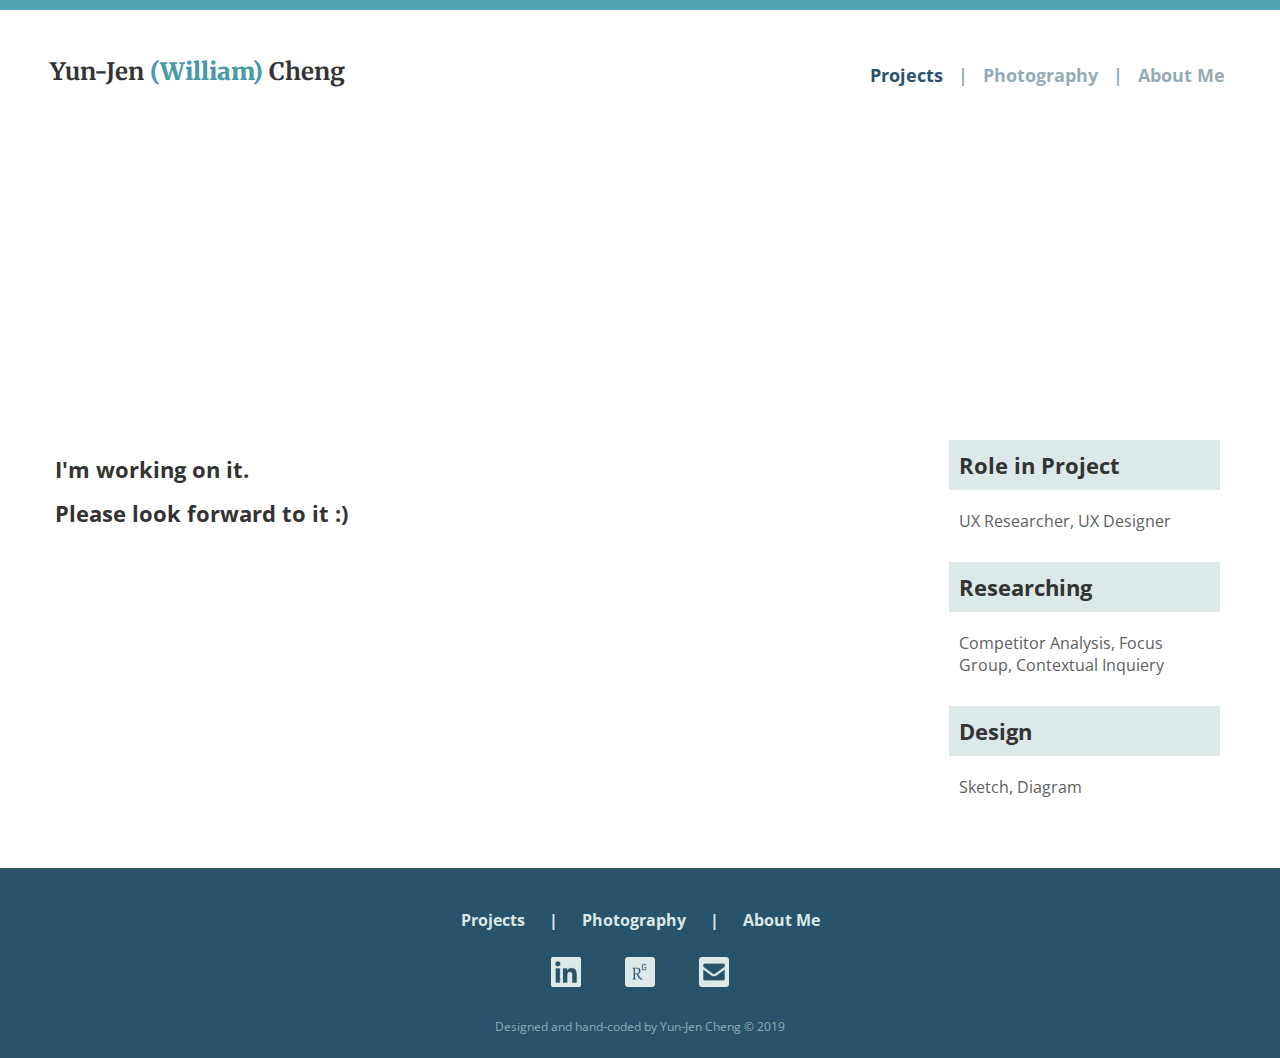
<file: lightbox_classification.html>
<!DOCTYPE html>
<html lang="en" dir="ltr">
<head>
    <meta charset="utf-8">
    <meta name="viewport" content="width=device-width">
    <link rel="stylesheet" type="text/css" href="css/style.css">
    <link href="https://fonts.googleapis.com/css?family=Merriweather:400,700&display=swap" rel="stylesheet">
    <link href="https://fonts.googleapis.com/css?family=Open+Sans:400,400i,700,700i&display=swap" rel="stylesheet">
    <title>Yun-Jen (William) Cheng</title>

    <!-- Global site tag (gtag.js) - Google Analytics -->
    <script async src="https://www.googletagmanager.com/gtag/js?id=UA-157591765-1"></script>
    <script>
        window.dataLayer = window.dataLayer || [];
        function gtag() { dataLayer.push(arguments); }
        gtag('js', new Date());

        gtag('config', 'UA-157591765-1');
    </script>

</head>
<body>
        <div class="jump"><a href="#lightboxTitle">Jump to content</a></div>
    <div class="container">
    <header></header>
    <div class="name">
        <a href="index.html"><h1> Yun-Jen </h1><h2> (William) </h2><h1> Cheng</h1></a>
    </div>
    <nav>
        <ul>
            <li><a href="index.html">Projects</a></li>
            <li class="seperator"><a> | </a></li>
            <li><a href="photography.html">Photography</a></li>
            <li class="seperator"><a> | </a></li>
            <li><a href="aboutme.html">About Me</a></li>
        </ul>
    </nav>
    <div class="projecttitle" id="lightboxTitle" role="main">
        <h3>Lightbox Classification</h3>
        <h3 class="saymore">Lightbox Classification is the first user-centered photobook classification in Asia</h3>
    </div>
    <div class="content">
        <div class="abouts">
            <h3 class="workingOn">I'm working on it.<br>Please look forward to it :)</h3>
        </div>
        <div class="skills">
            <h3>Role in Project</h3>
            <p>UX Researcher, UX Designer</p>
            <h3>Researching</h3>
            <p>Competitor Analysis, Focus Group, Contextual Inquiery</p>
            <h3>Design</h3>
            <p>Sketch, Diagram</p>
        </div>
    </div>
    <footer>
            <div class="footnav">
                <ul>
                    <li><a href="index.html">Projects</a></li>
                    <li class="seperator"><a> | </a></li>
                    <li><a href="photography.html">Photography</a></li>
                    <li class="seperator"><a> | </a></li>
                    <li><a href="aboutme.html">About Me</a></li>
                </ul>
            </div>
            <div id="socialnetwork">
                <a href="https://www.linkedin.com/in/YJ-Cheng" target="_blank"><img src="image/linkedin.png"
                        alt="link to my linkedin profile"></a>
                <a href="https://www.researchgate.net/profile/Yun_Jen_Cheng" target="_blank"><img
                        src="image/researchgate.png" alt="link to my researchgate profile"></a>
                <a href="mailto:yhcheng@umich.edu" target="_blank"><img src="image/mail.png" alt="send me a mail"></a>
                <br><br><small>Designed and hand-coded by Yun-Jen Cheng © 2019</small><br><br>
            </div>
            <script src="js/javascript.js"></script>
            <script src="https://code.jquery.com/jquery-1.12.4.min.js"></script>
            <script>
                $(document).ready(function () {
                    $("nav ul li:first-of-type a").css("color", "#28536B")
                })
            </script>
        </footer>
    </div>
</body>
</html>
</file>
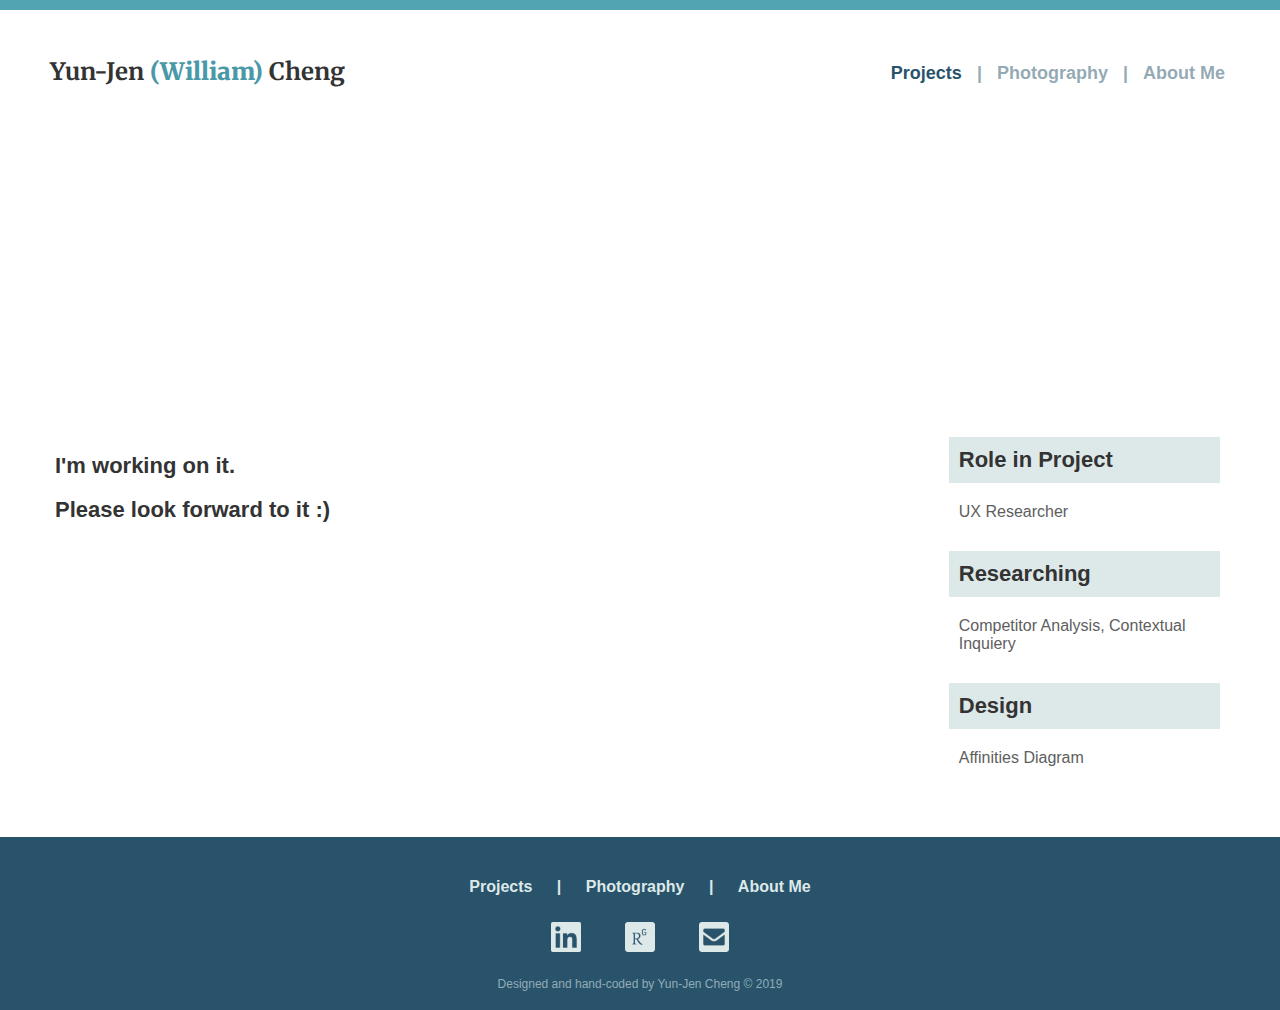
<file: lsi_intranet.html>
<!DOCTYPE html>
<html lang="en" dir="ltr">
<head>
    <meta charset="utf-8">
    <meta name="viewport" content="width=device-width">
    <link rel="stylesheet" type="text/css" href="css/style.css">
    <link href="https://fonts.googleapis.com/css?family=Merriweather&display=swap" rel="stylesheet">
    <title>Yun-Jen (William) Cheng</title>
</head>
<body>
        <div class="jump"><a href="#lSITitle">Jump to content</a></div>
    <div class="container">
    <header></header>
    <div class="name">
        <a href="index.html"><h1> Yun-Jen </h1><h2> (William) </h2><h1> Cheng</h1></a>
    </div>
    <nav>
        <ul>
            <li><a href="index.html">Projects</a></li>
            <li class="seperator"><a> | </a></li>
            <li><a href="photography.html">Photography</a></li>
            <li class="seperator"><a> | </a></li>
            <li><a href="aboutme.html">About Me</a></li>
        </ul>
    </nav>
    <div class="projecttitle" id="lSITitle" role="main">
        <h3>LSI Intranet</h3>
        <h3 class="saymore">A research project for University of Michigan Life Science Institute to get user engage in the intranet system</h3>
    </div>
    <div class="content">
        <div class="abouts">
            <h3 class="workingOn">I'm working on it.<br>Please look forward to it :)</h3>
        </div>
        <div class="skills">
            <h3>Role in Project</h3>
            <p>UX Researcher</p>
            <h3>Researching</h3>
            <p>Competitor Analysis, Contextual Inquiery</p>
            <h3>Design</h3>
            <p>Affinities Diagram</p>
        </div>
    </div>
    <footer>
            <div class="footnav">
                <ul>
                    <li><a href="index.html">Projects</a></li>
                    <li class="seperator"><a> | </a></li>
                    <li><a href="photography.html">Photography</a></li>
                    <li class="seperator"><a> | </a></li>
                    <li><a href="aboutme.html">About Me</a></li>
                </ul>
            </div>
            <div id="socialnetwork">
                <a href="https://www.linkedin.com/in/YJ-Cheng" target="_blank"><img src="image/linkedin.png"
                        alt="link to my linkedin profile"></a>
                <a href="https://www.researchgate.net/profile/Yun_Jen_Cheng" target="_blank"><img
                        src="image/researchgate.png" alt="link to my researchgate profile"></a>
                <a href="mailto:yhcheng@umich.edu" target="_blank"><img src="image/mail.png" alt="send me a mail"></a>
                <br><br><small>Designed and hand-coded by Yun-Jen Cheng © 2019</small><br><br>
            </div>
            <script src="js/javascript.js"></script>
            <script src="https://code.jquery.com/jquery-1.12.4.min.js"></script>
            <script>
                $(document).ready(function () {
                    $("nav ul li:first-of-type a").css("color", "#28536B")
                })
            </script>
        </footer>
    </div>
</body>
</html>
</file>
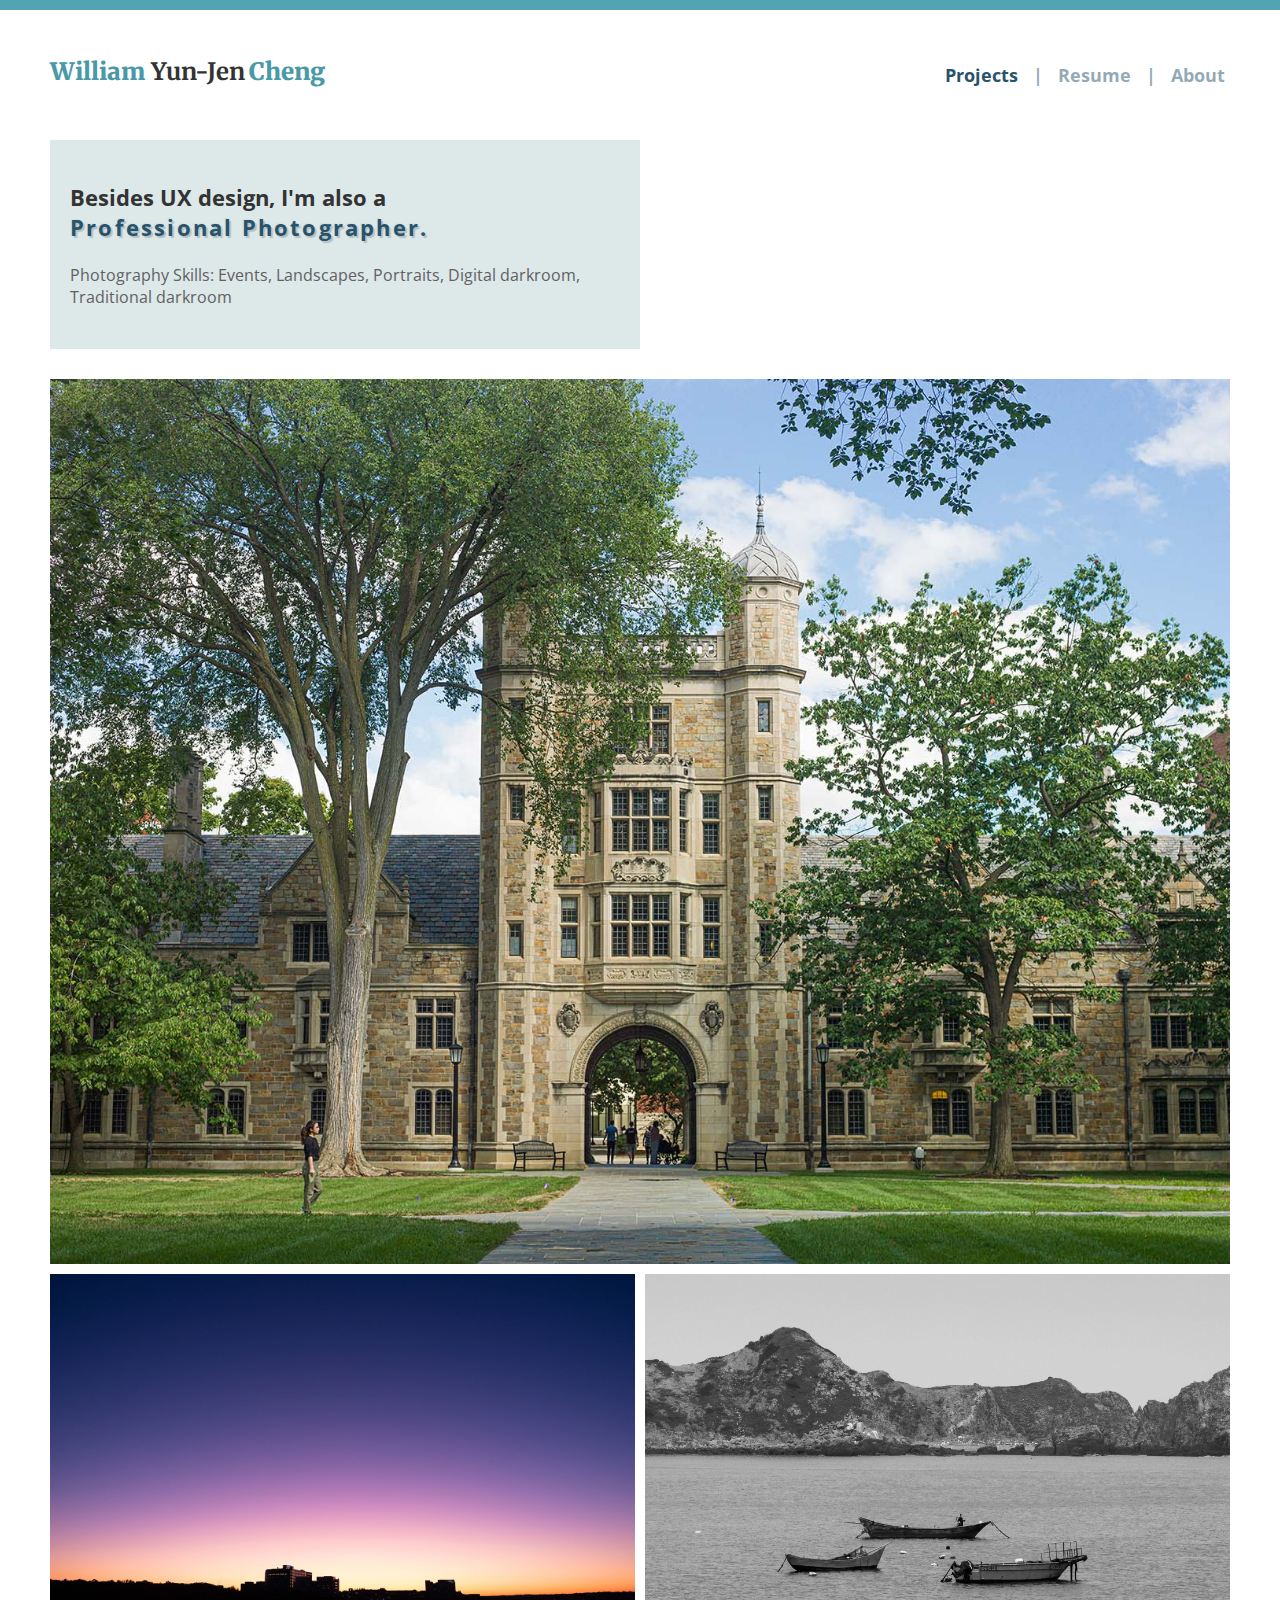
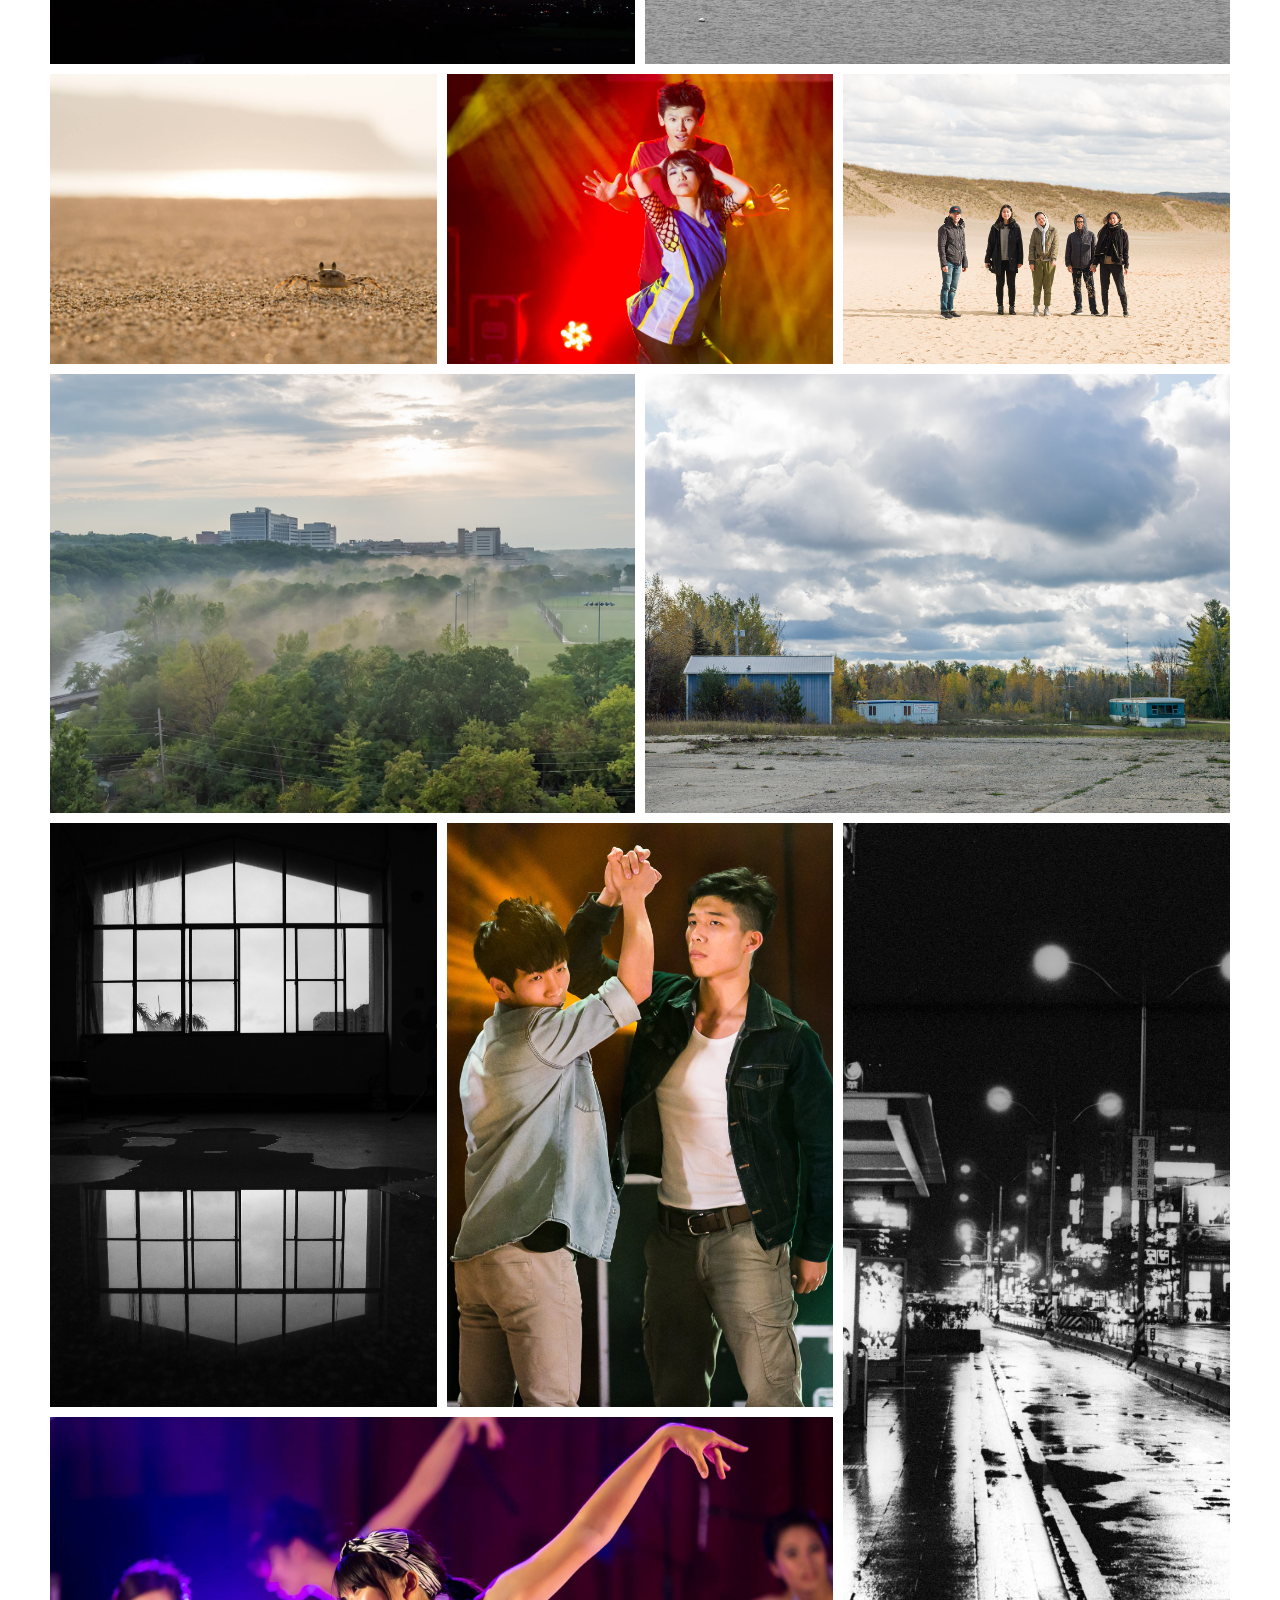
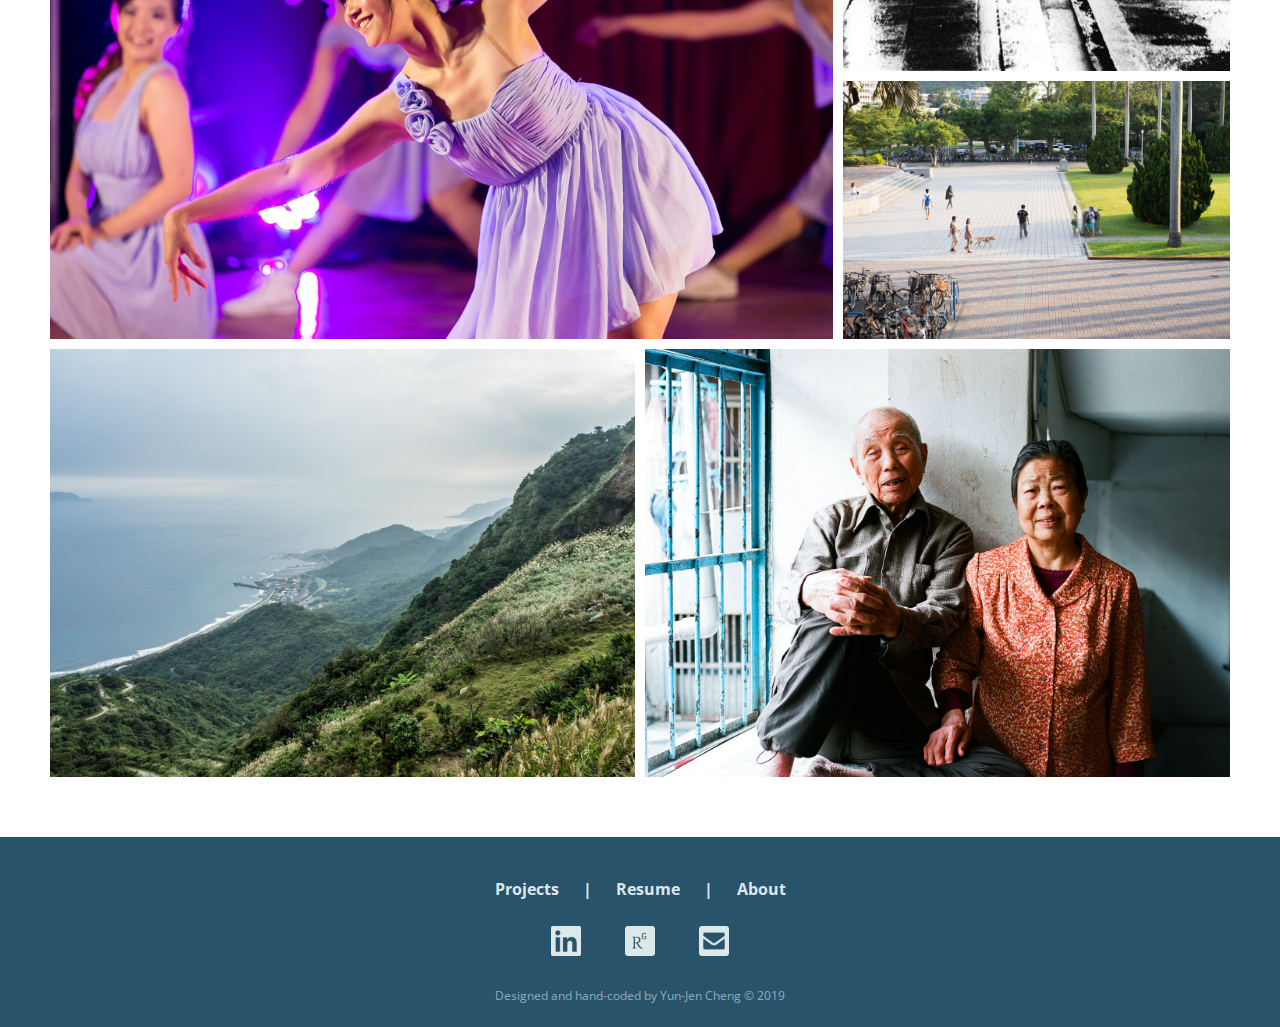
<file: photography.html>
<!DOCTYPE html>
<html lang="en" dir="ltr">
<head>
    <meta charset="utf-8">
    <meta name="viewport" content="width=device-width">
    <link rel="stylesheet" type="text/css" href="css/style.css">
    <link href="https://fonts.googleapis.com/css?family=Merriweather:400,700&display=swap" rel="stylesheet">
    <link href="https://fonts.googleapis.com/css?family=Open+Sans:400,400i,700,700i&display=swap" rel="stylesheet">
    <title>Phtography | William Cheng</title>
    <link rel="apple-touch-icon" sizes="180x180" href="image/apple-touch-icon.png">
    <link rel="icon" type="image/png" sizes="32x32" href="image/favicon-32x32.png">
    <link rel="icon" type="image/png" sizes="16x16" href="image/favicon-16x16.png">
    <link rel="manifest" href="image/site.webmanifest">

    <!-- Global site tag (gtag.js) - Google Analytics -->
    <script async src="https://www.googletagmanager.com/gtag/js?id=UA-157591765-1"></script>
    <script src="https://code.jquery.com/jquery-1.12.4.min.js"></script>
    <script>
        window.dataLayer = window.dataLayer || [];
        function gtag() { dataLayer.push(arguments); }
        gtag('js', new Date());

        gtag('config', 'UA-157591765-1');
    </script>
    <script>
        $(document).ready(function () {
                    $("#fixed-nav-bar").hide()
                });
        $(document).scroll(function () {
            if ($(this).scrollTop() > 100) {
                $('#fixed-nav-bar').fadeIn();
            } else {
                $('#fixed-nav-bar').fadeOut();
            }
        });
    </script>

</head>

<body>
    <div class="jump"><a href="#title">Jump to content</a></div>

    <div id="fixed-nav-bar">
        <div class="fix_header"></div>
        <div class="fix_name">
            <a href="index.html">
                <h2> William </h2>
                <h1> Yun-Jen </h1>
                <h2> Cheng </h2>
            </a>
        </div>
        <div class="fix_nav">
            <ul>
                <li><a href="index.html">Projects</a></li>
                <li class="seperator"><a> | </a></li>
                <li><a href="https://drive.google.com/file/d/1unIXTDpdnU4AkrkIi5aubNgvpvCi7AuA/view?usp=sharing" target="_blank">Resume</a></li>
                <li class="seperator"><a> | </a></li>
                <li><a href="aboutme.html">About</a></li>
            </ul>
        </div>
    </div>

    <div class="container">
    <header></header>
    <div class="name">
        <a href="index.html">
            <h2> William </h2>
            <h1> Yun-Jen </h1>
            <h2> Cheng </h2></a>
    </div>
    <nav>
        <ul>
            <li><a href="index.html">Projects</a></li>
            <li class="seperator"><a> | </a></li>
            <li><a href="https://drive.google.com/file/d/1unIXTDpdnU4AkrkIi5aubNgvpvCi7AuA/view?usp=sharing" target="_blank">Resume</a></li>
            <li class="seperator"><a> | </a></li>
            <li><a href="aboutme.html">About</a></li>
        </ul>
    </nav>
    <div class="title" id="title">
        <h3>Besides UX design, I'm also a <br><span class="color">Professional Photographer.</span></h3>
        <h4>Photography Skills: Events, Landscapes, Portraits, Digital darkroom, Traditional darkroom</h4>
    </div>
    <div class="gallery_container" role="main">
        <div class="picbox01" >
            <img src="image/album/photo_1.jpg" class="picture 1" alt="photo 1">
            <p class="caption_pic">Law Quad, University of Michigan</p>
        </div>
        <div class="picbox02">
            <img src="image/album/photo_2.jpg" class="picture 2" alt="photo 2">
            <p class="caption_pic">A sunset in Ann Arbor</p>
        </div>
        <div class="picbox03">
            <img src="image/album/photo_3.jpg" class="picture 3" alt="photo 3">
            <p class="caption_pic">Boats on the see near Kinmen, Taiwan</p>
        </div>
        <div class="picbox04">
            <img src="image/album/photo_4.jpg" class="picture 4" alt="photo 4">
            <p class="caption_pic">Kinmen, Taiwan</p>
        </div>
        <div class="picbox05">
            <img src="image/album/photo_5.jpg" class="picture 5" alt="photo 5">
            <p class="caption_pic">Night of LIS, NTU</p>
        </div>
        <div class="picbox06">
            <img src="image/album/photo_6.jpg" class="picture 6" alt="photo 6">
            <p class="caption_pic">Sleeping Bear's Dune, Michigan</p>
        </div>
        <div class="picbox07">
            <img src="image/album/photo_7.jpg" class="picture 7" alt="photo 7">
            <p class="caption_pic">A view of Huron river</p>
        </div>
        <div class="picbox08">
            <img src="image/album/photo_8.jpg" class="picture 8" alt="photo 8">
            <p class="caption_pic">Somewhere in Michigan</p>
        </div>
        <div class="picbox09">
            <img src="image/album/photo_9.jpg" class="picture 9" alt="photo 9">
            <p class="caption_pic">Department of LIS, NTU</p>
        </div>
        <div class="picbox10">
            <img src="image/album/photo_10.jpg" class="picture 10" alt="photo 10">
            <p class="caption_pic">Night of LIS, NTU</p>
        </div>
        <div class="picbox11">
            <img src="image/album/photo_11.jpg" class="picture 11" alt="photo 11">
            <p class="caption_pic">Raining night at Taipei, Taiwan</p>
        </div>
        <div class="picbox12">
            <img src="image/album/photo_12.jpg" class="picture 12" alt="photo 12">
            <p class="caption_pic">Night of LIS, NTU</p>
        </div>
        <div class="picbox13">
            <img src="image/album/photo_13.jpg" class="picture 13" alt="photo 13">
            <p class="caption_pic">Library square, NTU</p>
        </div>
        <div class="picbox14">
            <img src="image/album/photo_14.jpg" class="picture 14" alt="photo 14">
            <p class="caption_pic">Yilan, Taiwan</p>
        </div>
        <div class="picbox15">
            <img src="image/album/photo_15.jpg" class="picture 15" alt="photo 15">
            <p class="caption_pic">Grandpa and granny</p>
        </div>
    </div>
    <footer>
            <div class="footnav">
                <ul>
                    <li><a href="index.html">Projects</a></li>
                    <li class="seperator"><a> | </a></li>
                    <li><a href="https://drive.google.com/file/d/1unIXTDpdnU4AkrkIi5aubNgvpvCi7AuA/view?usp=sharing" target="_blank">Resume</a></li>
                    <li class="seperator"><a> | </a></li>
                    <li><a href="aboutme.html">About</a></li>
                </ul>
            </div>
            <div id="socialnetwork">
                <a href="https://www.linkedin.com/in/YJ-Cheng" target="_blank"><img src="image/linkedin.png"
                        alt="link to my linkedin profile"></a>
                <a href="https://www.researchgate.net/profile/Yun_Jen_Cheng" target="_blank"><img
                        src="image/researchgate.png" alt="link to my researchgate profile"></a>
                <a href="mailto:yhcheng@umich.edu" target="_blank"><img src="image/mail.png" alt="send me a mail"></a>
                <br><br><small>Designed and hand-coded by Yun-Jen Cheng © 2019</small><br><br>
            </div>
                <script>
                    $(document).ready(function(){
                        $("nav ul li:first-of-type a").css("color","#28536B")
                        $(".fix_nav ul li:first-of-type a").css("color", "#28536B")
                    })
            
                    $(function () {
                        $("#gotop").click(function () {
                            $("html,body").animate({ scrollTop: 0 }, 'fast');
                            return false;
                        });
            
                        $(window).scroll(function () {
                            if ($(this).scrollTop() > 400) {
                                $('#gotop').fadeIn();
                            } else {
                                $('#gotop').fadeOut();
                            }
                        });
                    });
                </script>
        </footer>
    </div>
</body>
</html>
</file>
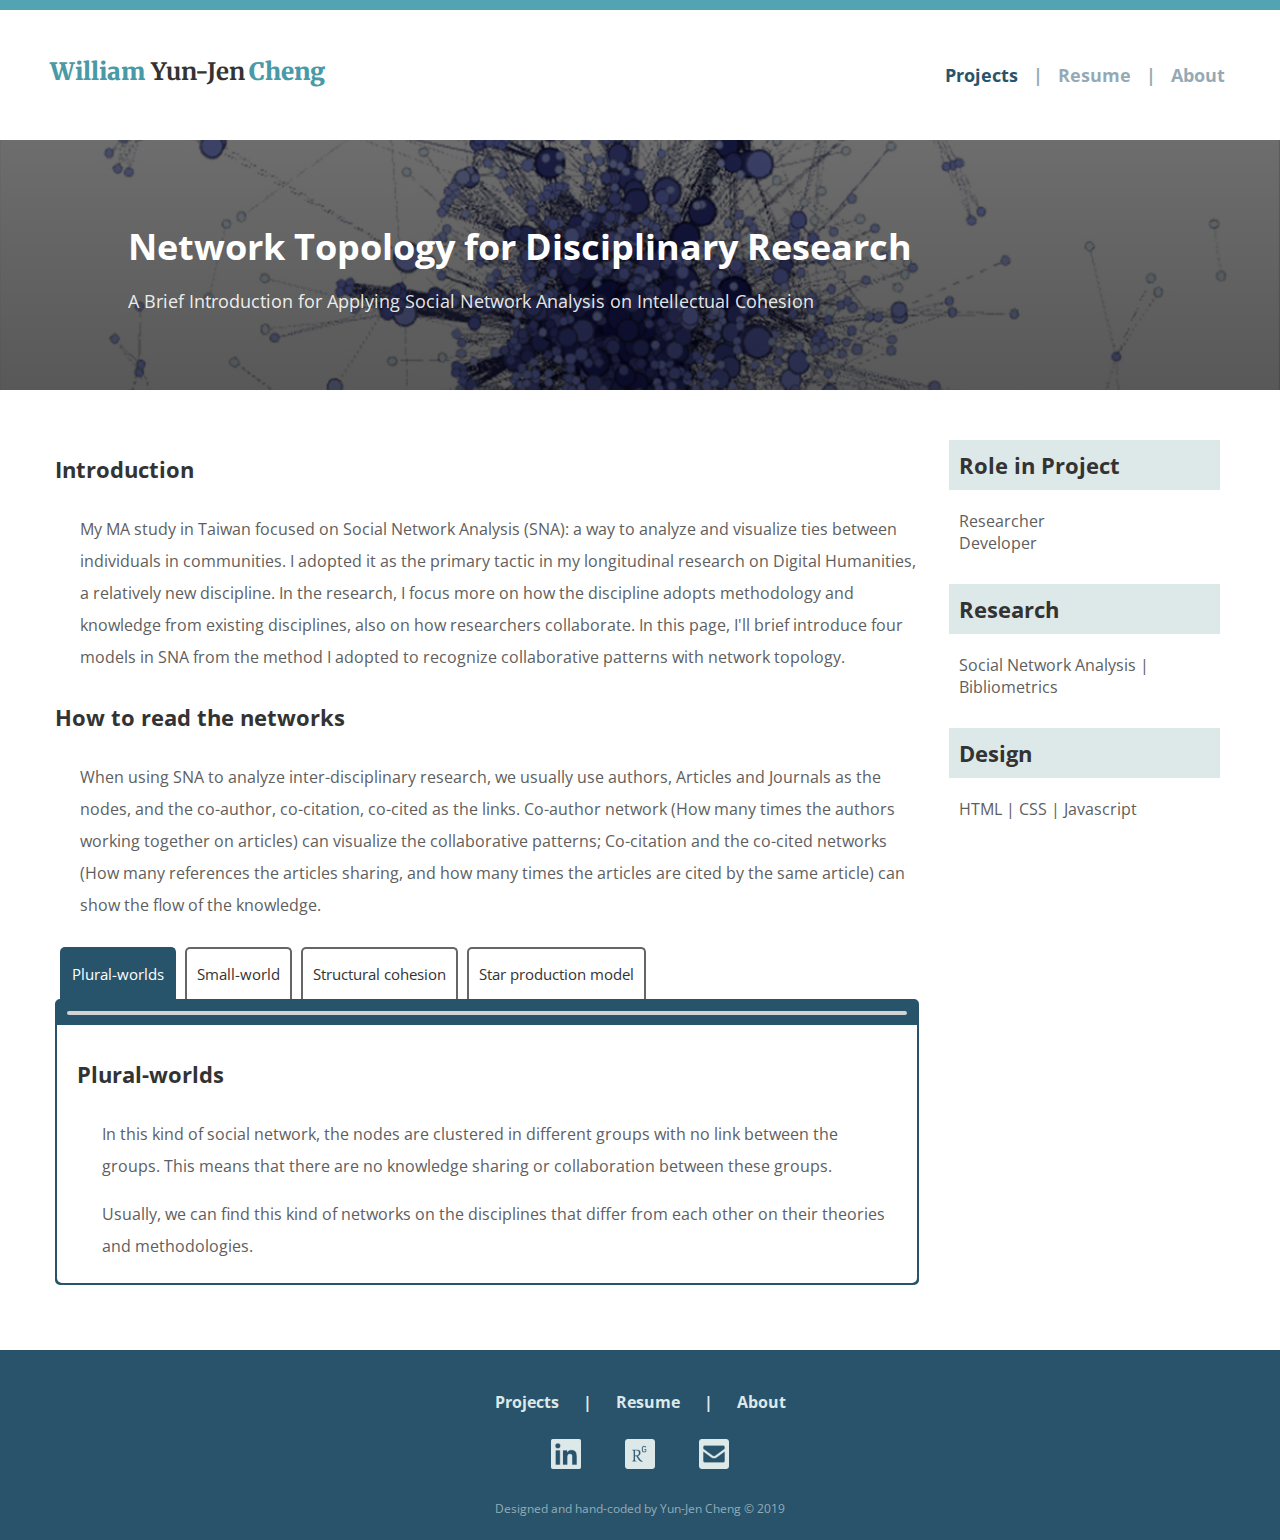
<file: sna.html>
<!DOCTYPE html>
<html lang="en" dir="ltr">

<head>
    <meta charset="utf-8">
    <meta name="viewport" content="width=device-width">
    <link rel="stylesheet" type="text/css" href="css/style.css">
    <link href="https://fonts.googleapis.com/css?family=Merriweather:400,700&display=swap" rel="stylesheet">
    <link href="https://fonts.googleapis.com/css?family=Open+Sans:400,400i,700,700i&display=swap" rel="stylesheet">
    <script src="https://code.jquery.com/jquery-1.12.4.min.js"></script>
    <script src="https://d3js.org/d3.v4.js"></script>
    <title>Network Visualization | William Cheng</title>
    <link rel="apple-touch-icon" sizes="180x180" href="image/apple-touch-icon.png">
    <link rel="icon" type="image/png" sizes="32x32" href="image/favicon-32x32.png">
    <link rel="icon" type="image/png" sizes="16x16" href="image/favicon-16x16.png">
    <link rel="manifest" href="image/site.webmanifest">

    <!-- Global site tag (gtag.js) - Google Analytics -->
    <script async src="https://www.googletagmanager.com/gtag/js?id=UA-157591765-1"></script>
    <script src="https://code.jquery.com/jquery-1.12.4.min.js"></script>
    <script>
        window.dataLayer = window.dataLayer || [];
        function gtag() { dataLayer.push(arguments); }
        gtag('js', new Date());

        gtag('config', 'UA-157591765-1');
    </script>
    <script>
        $(document).ready(function () {
                    $("#fixed-nav-bar").hide()
                });
        $(document).scroll(function () {
            if ($(this).scrollTop() > 100) {
                $('#fixed-nav-bar').fadeIn();
            } else {
                $('#fixed-nav-bar').fadeOut();
            }
        });
    </script>

</head>

<body>
    <div class="jump"><a href="#projecttitle">Jump to content</a></div>

    <div id="fixed-nav-bar">
        <div class="fix_header"></div>
        <div class="fix_name">
            <a href="index.html">
                <h2> William </h2>
                <h1> Yun-Jen </h1>
                <h2> Cheng </h2>
            </a>
        </div>
        <div class="fix_nav">
            <ul>
                <li><a href="index.html">Projects</a></li>
                <li class="seperator"><a> | </a></li>
                <li><a href="https://drive.google.com/file/d/1unIXTDpdnU4AkrkIi5aubNgvpvCi7AuA/view?usp=sharing" target="_blank">Resume</a></li>
                <li class="seperator"><a> | </a></li>
                <li><a href="aboutme.html">About</a></li>
            </ul>
        </div>
    </div>
    
    <div class="container">
        <header></header>
        <div class="name">
            <a href="index.html">
                <h2> William </h2>
                <h1> Yun-Jen </h1>
                <h2> Cheng </h2>
            </a>
        </div>
        <nav>
            <ul>
                <li><a href="index.html">Projects</a></li>
                <li class="seperator"><a> | </a></li>
                <li><a href="https://drive.google.com/file/d/1unIXTDpdnU4AkrkIi5aubNgvpvCi7AuA/view?usp=sharing" target="_blank">Resume</a></li>
                <li class="seperator"><a> | </a></li>
                <li><a href="aboutme.html">About</a></li>
            </ul>
        </nav>
        <div class="projecttitle" id="SNATitle" role="main">
            <div>
            <h2>Network Topology for Disciplinary Research</h2>
            <h3>A Brief Introduction for Applying Social Network Analysis on Intellectual Cohesion</h3>
        </div>
        </div>
        <div class="content">
            <div class="abouts">
                <h3>Introduction</h3>
                <p>My MA study in Taiwan focused on Social Network Analysis (SNA): a way to analyze and visualize ties
                    between individuals in communities. I adopted it as the primary tactic in my longitudinal research
                    on Digital Humanities, a relatively new discipline. In the research, I focus more on how the
                    discipline adopts methodology and knowledge from existing disciplines, also on how researchers
                    collaborate. In this page, I'll brief introduce four models in SNA from the method I adopted to
                    recognize collaborative patterns with network topology.<br></p>
                <h3>How to read the networks</h3>
                <p>When using SNA to analyze inter-disciplinary research, we usually use authors, Articles and Journals
                    as the nodes, and the co-author, co-citation, co-cited as the links. Co-author network (How many
                    times the authors working together on articles) can visualize the collaborative patterns;
                    Co-citation and the co-cited networks (How many references the articles sharing, and how many times
                    the articles are cited by the same article) can show the flow of the knowledge.</p>
                <div class="SNAbuttoncontainer">
                    <div id="plural" class="SNAbutton" onclick="readfile(this.id)">Plural-worlds</div>
                    <div id="smallworld" class="SNAbutton" onclick="readfile(this.id)">Small-world</div>
                    <div id="structural_cohesion" class="SNAbutton" onclick="readfile(this.id)">Structural cohesion
                    </div>
                    <div id="star" class="SNAbutton" onclick="readfile(this.id)">Star production model</div>
                </div>

                <div class="SNAinfocontainer">
                        <div id="SNA"></div>
                    <div id="plural_info" class="SNAinfo">
                        <h3>Plural-worlds</h3>
                        <p>In this kind of social network, the nodes are clustered in different groups with no link
                            between the groups. This means that there are no knowledge sharing or collaboration between
                            these
                            groups.</p>

                        <p>Usually, we can find this kind of networks on the disciplines that differ from each other
                            on their theories and methodologies.</p>
                    </div>
                    <div id="smallworld_info" class="SNAinfo">
                        <h3>Small-world</h3>
                        <p>In this kind of social network, the nodes are clustered in different groups but have little
                            links
                            between the groups. This means that there are little knowledge sharing or collaboration
                            between
                            these groups.</p>
                        <p>Usually, we can find this kind of networks on the early stage of an inter-disciplinary
                            collaboration, researchers from different backgrounds started to use the knowledge from
                            other
                            disciplines or collaborate on researchs.</p>
                    </div>
                    <div id="structural_cohesion_info" class="SNAinfo">
                        <h3>Structural cohesion</h3>
                        <p>As you can see, the links between different groups are dense. This means that there are lots
                            of knowledge exchange and collaboration between these groups.</p>
                        <p>When we see this kind of inter-disciplinary networks, it usually means that researchers from
                            different backgrounds are sharing knowledge or collaborate with each other frequently. There
                            are chances that there will be a new discipline borned between these existing disciplines.
                        </p>
                    </div>
                    <div id="star_info" class="SNAinfo">
                        <h3>Star production model</h3>
                        <p>In this kind of social network, There are a small group of nodes in the center and linked
                            with each other tight. all other nodes are linked to ther center group but not linked with
                            nodes in the periphery.</p>
                        <p>This kind of network means that this discipline has a solid sore, some of the authors,
                            journals or researches are having high authourity. This kind of discipline, just opposite to
                            the structural cohesion network, tend to have clear border.</p>
                    </div>
                </div>
            </div>
            <div class="skills">
                <h3>Role in Project</h3>
                <p>Researcher<br>Developer</p>
                <h3>Research</h3>
                <p>Social Network Analysis | Bibliometrics</p>
                <h3>Design</h3>
                <p>HTML | CSS | Javascript</p>
            </div>
        </div>
        <footer>
            <div class="footnav">
                <ul>
                    <li><a href="index.html">Projects</a></li>
                    <li class="seperator"><a> | </a></li>
                    <li><a href="https://drive.google.com/file/d/1unIXTDpdnU4AkrkIi5aubNgvpvCi7AuA/view?usp=sharing" target="_blank">Resume</a></li>
                    <li class="seperator"><a> | </a></li>
                    <li><a href="aboutme.html">About</a></li>
                </ul>
            </div>
            <div id="socialnetwork">
                <a href="https://www.linkedin.com/in/YJ-Cheng" target="_blank"><img src="image/linkedin.png"
                        alt="link to my linkedin profile"></a>
                <a href="https://www.researchgate.net/profile/Yun_Jen_Cheng" target="_blank"><img
                        src="image/researchgate.png" alt="link to my researchgate profile"></a>
                <a href="mailto:yhcheng@umich.edu" target="_blank"><img src="image/mail.png" alt="send me a mail"></a>
                <br><br><small>Designed and hand-coded by Yun-Jen Cheng © 2019</small><br><br>
            </div>
            <script>
                $(document).ready(function () {
                    $("nav ul li:first-of-type a").css("color", "#28536B")
                    $(".fix_nav ul li:first-of-type a").css("color", "#28536B")
                })
            </script>
            <script src="js/sna.js"></script>
        </footer>
    </div>
</body>

</html>
</file>
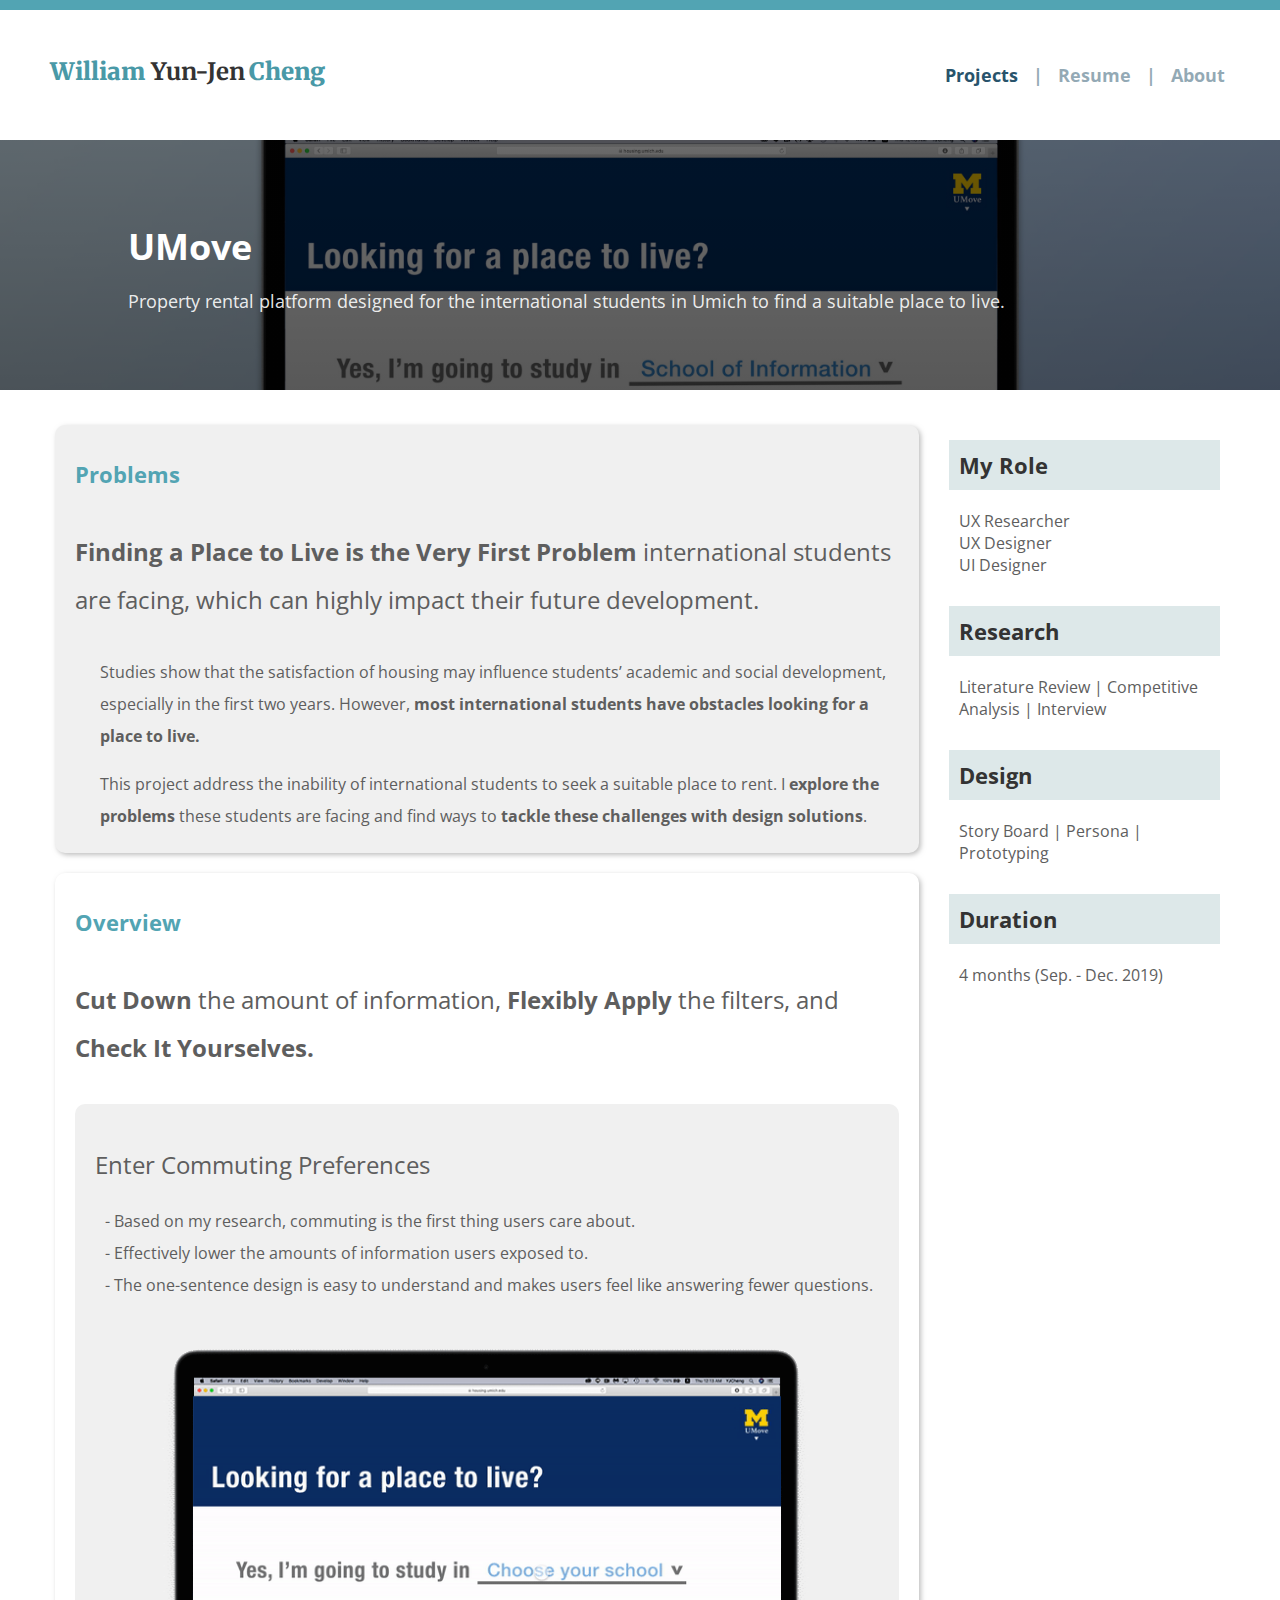
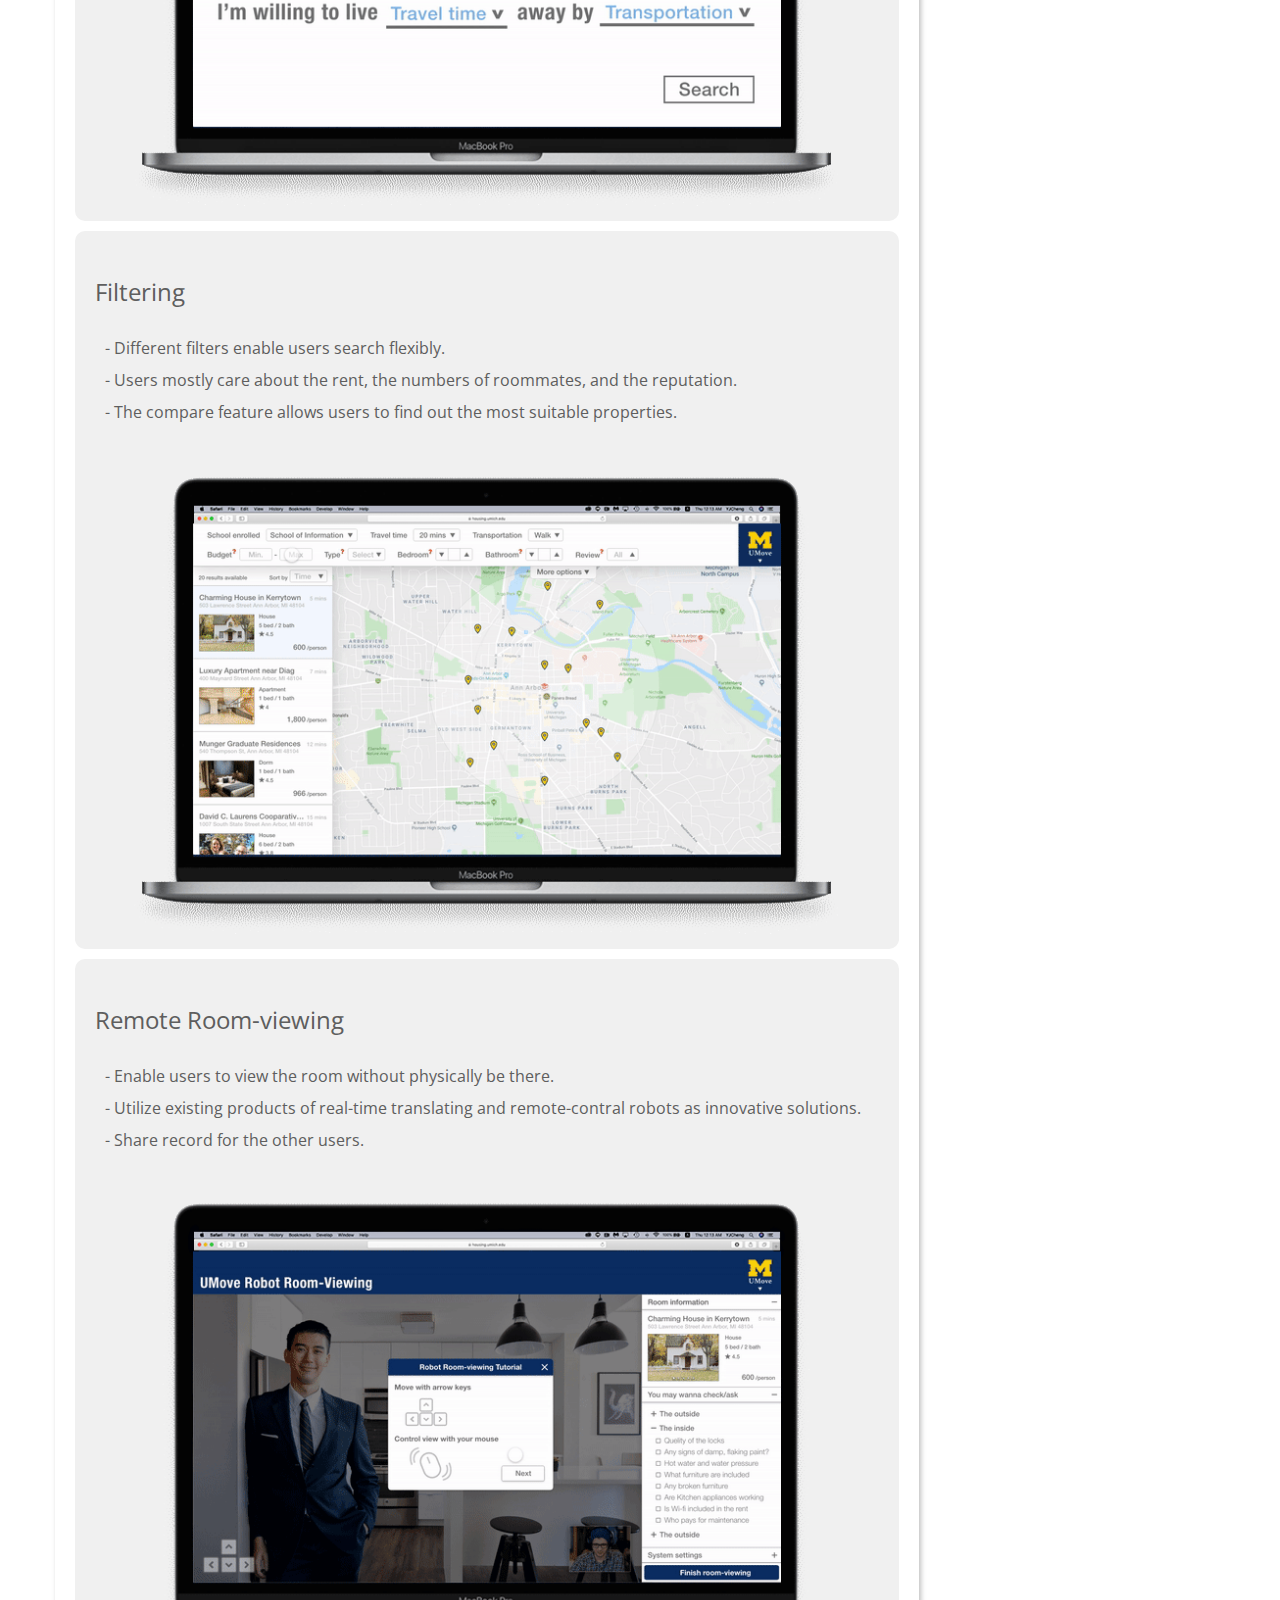
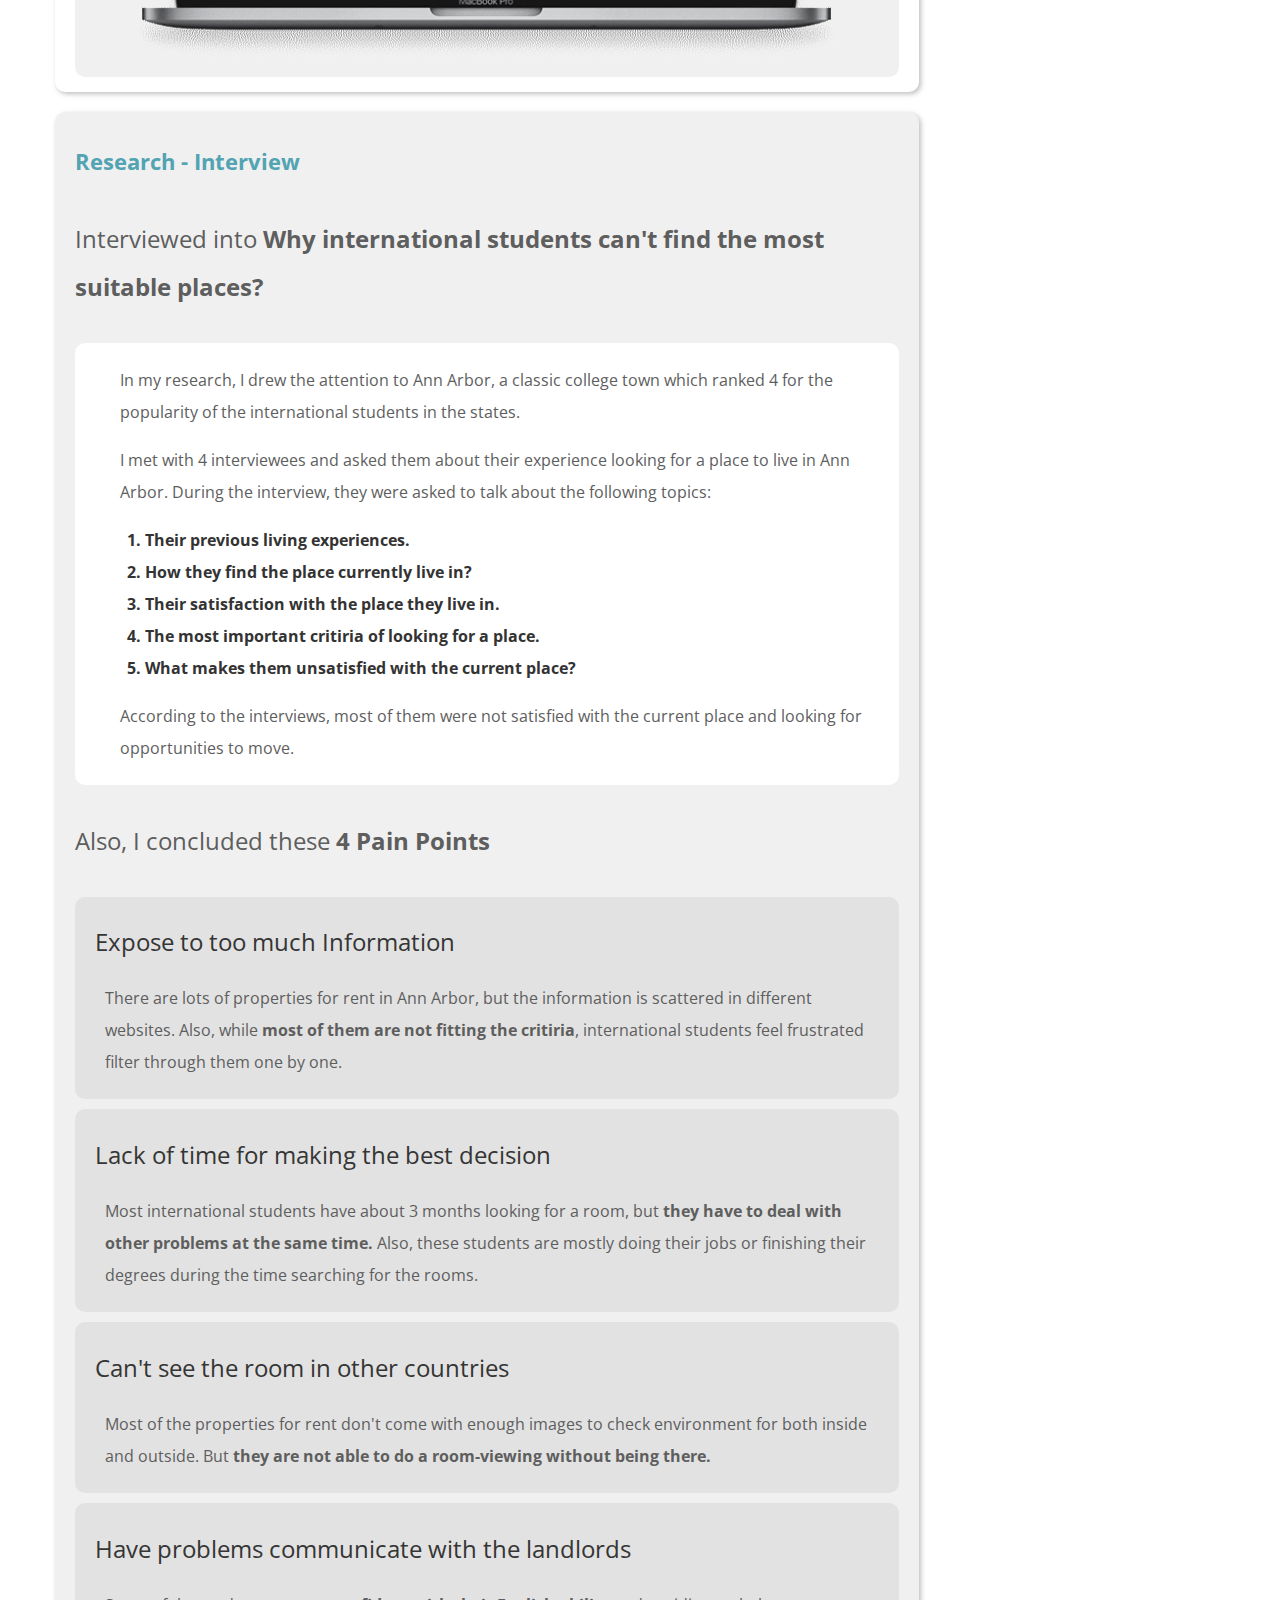
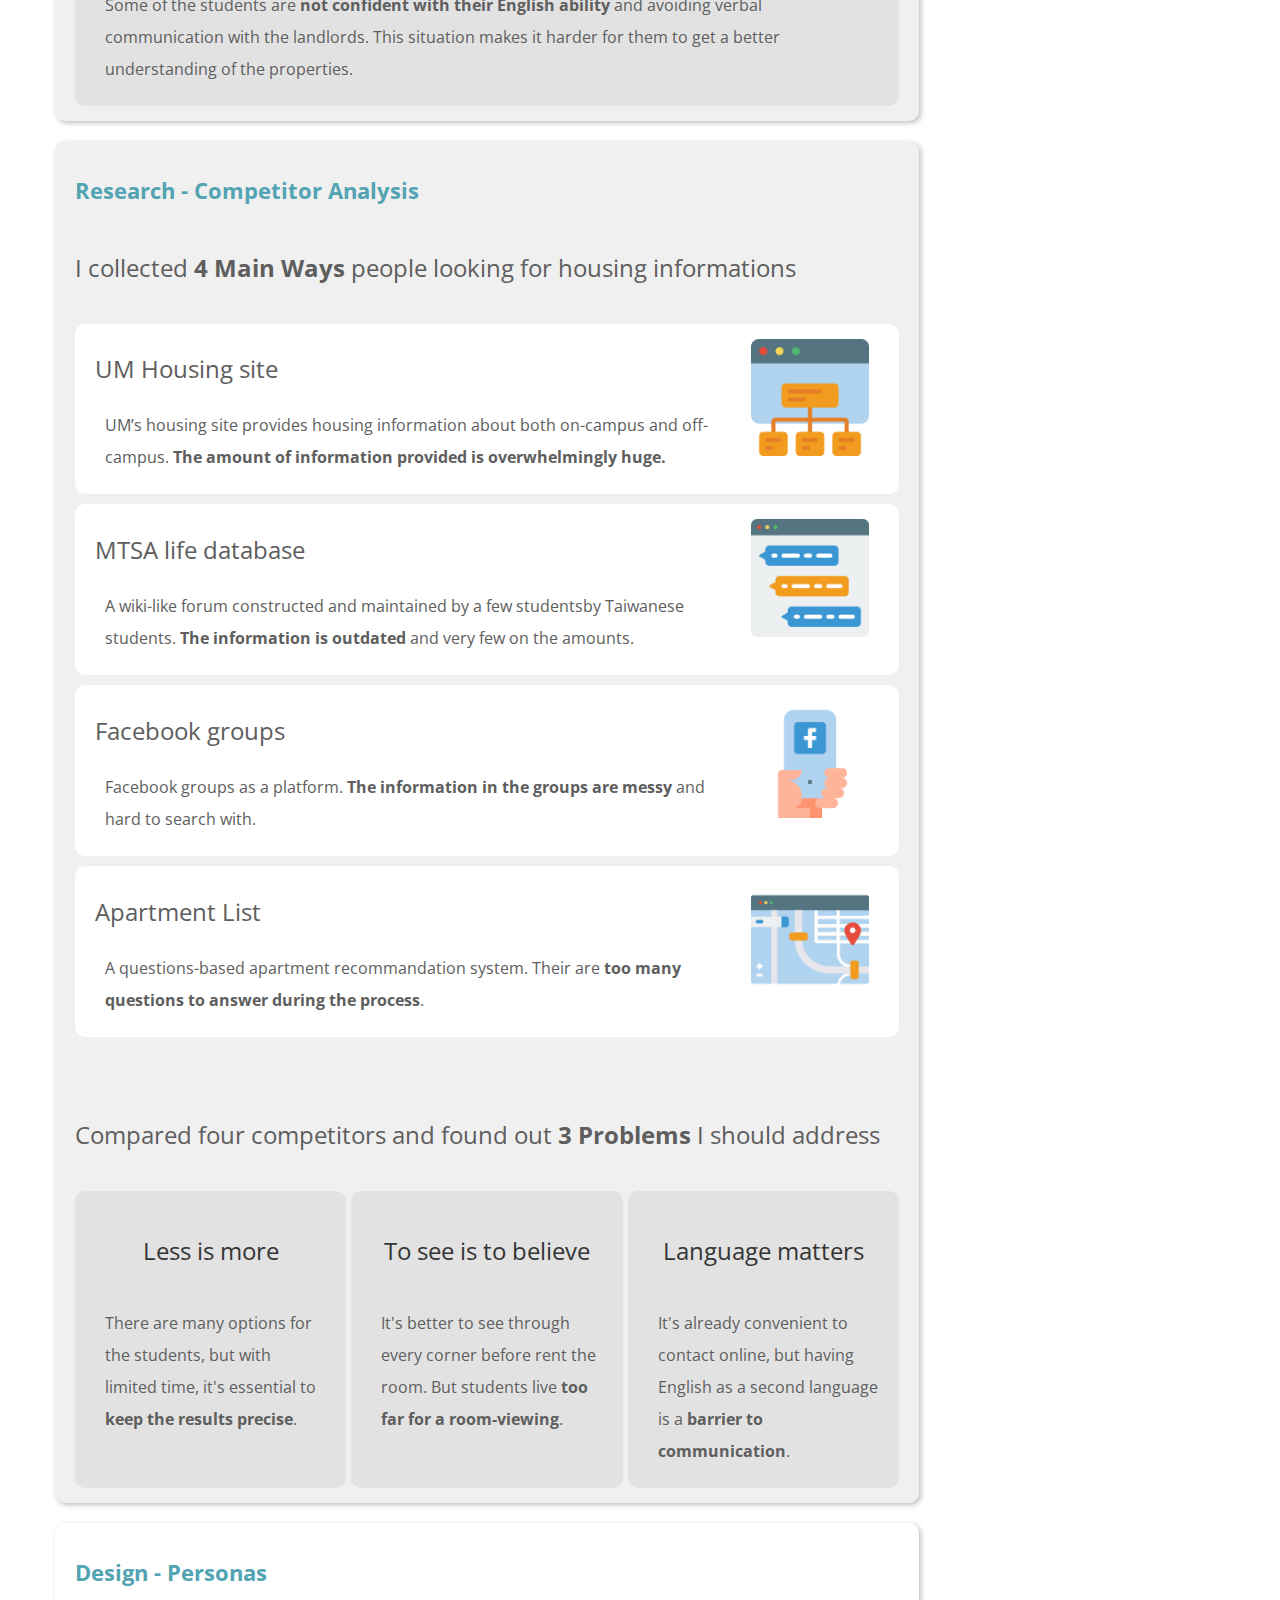
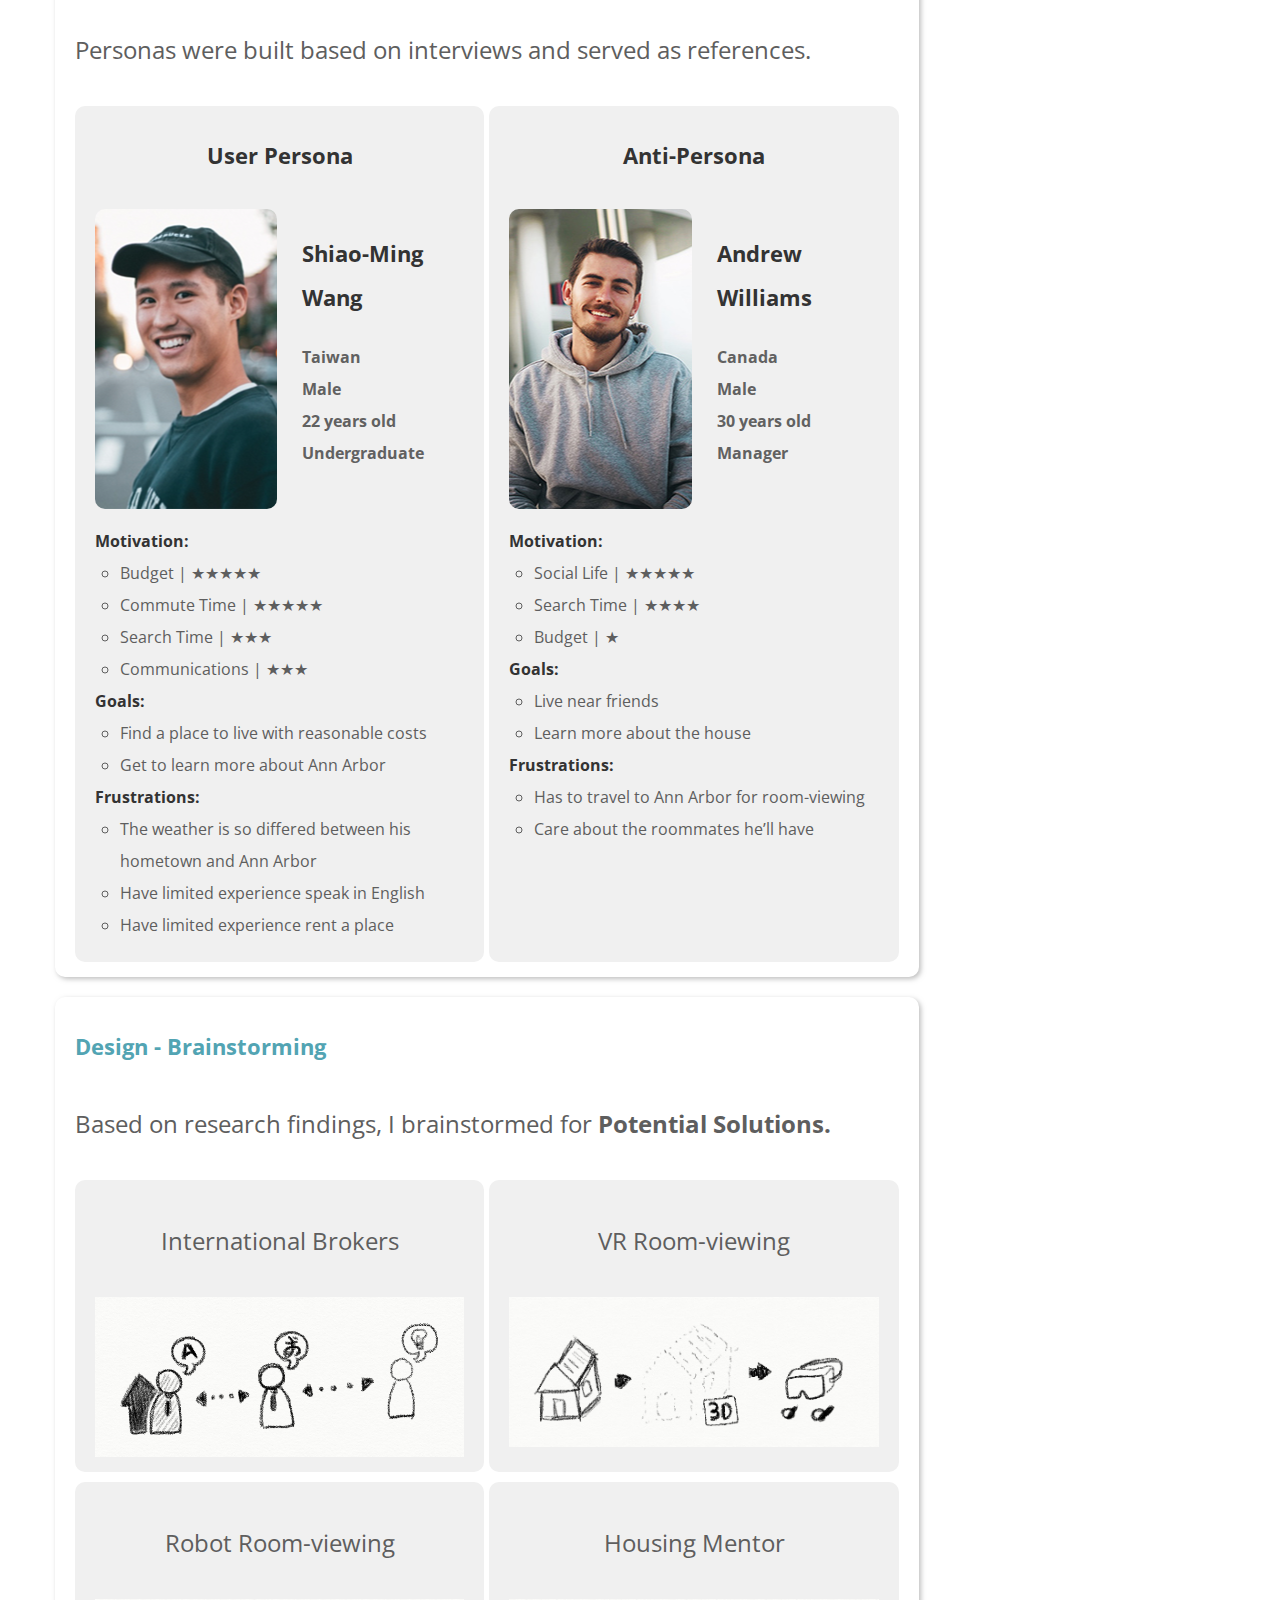
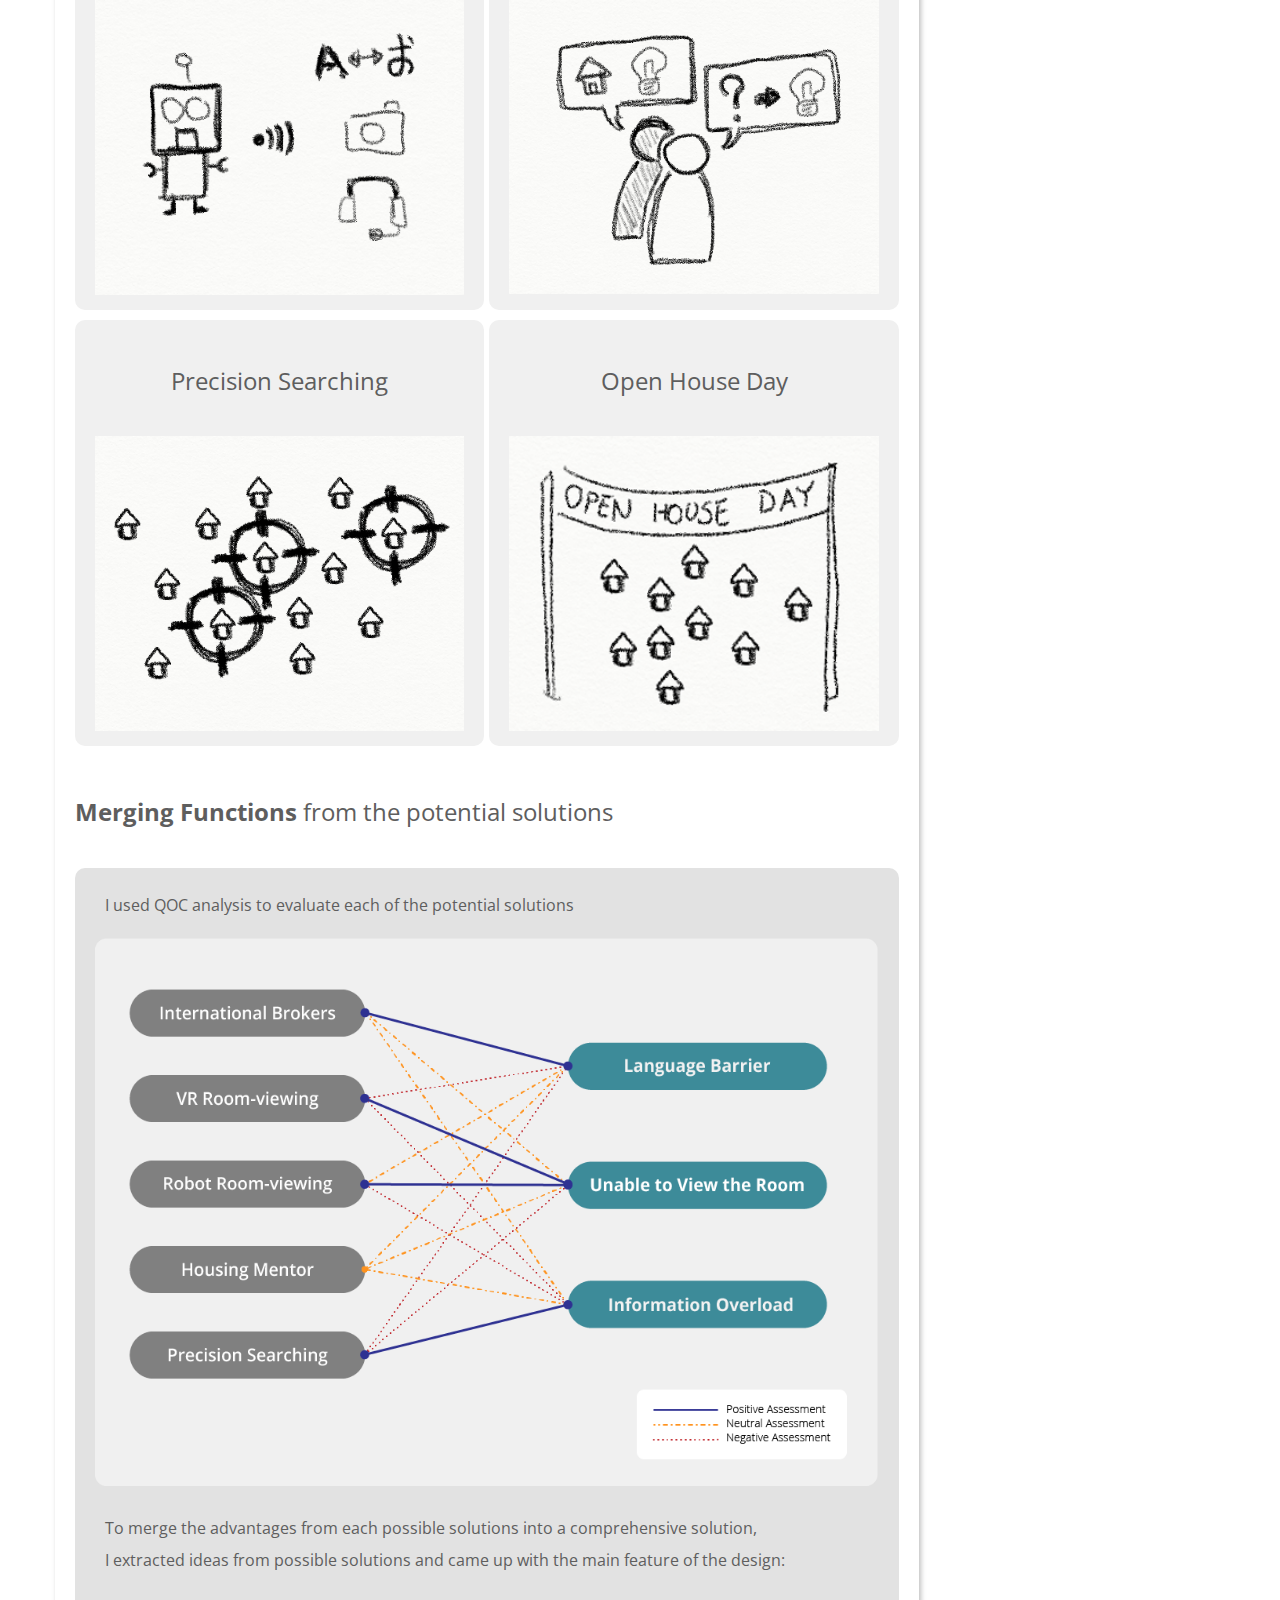
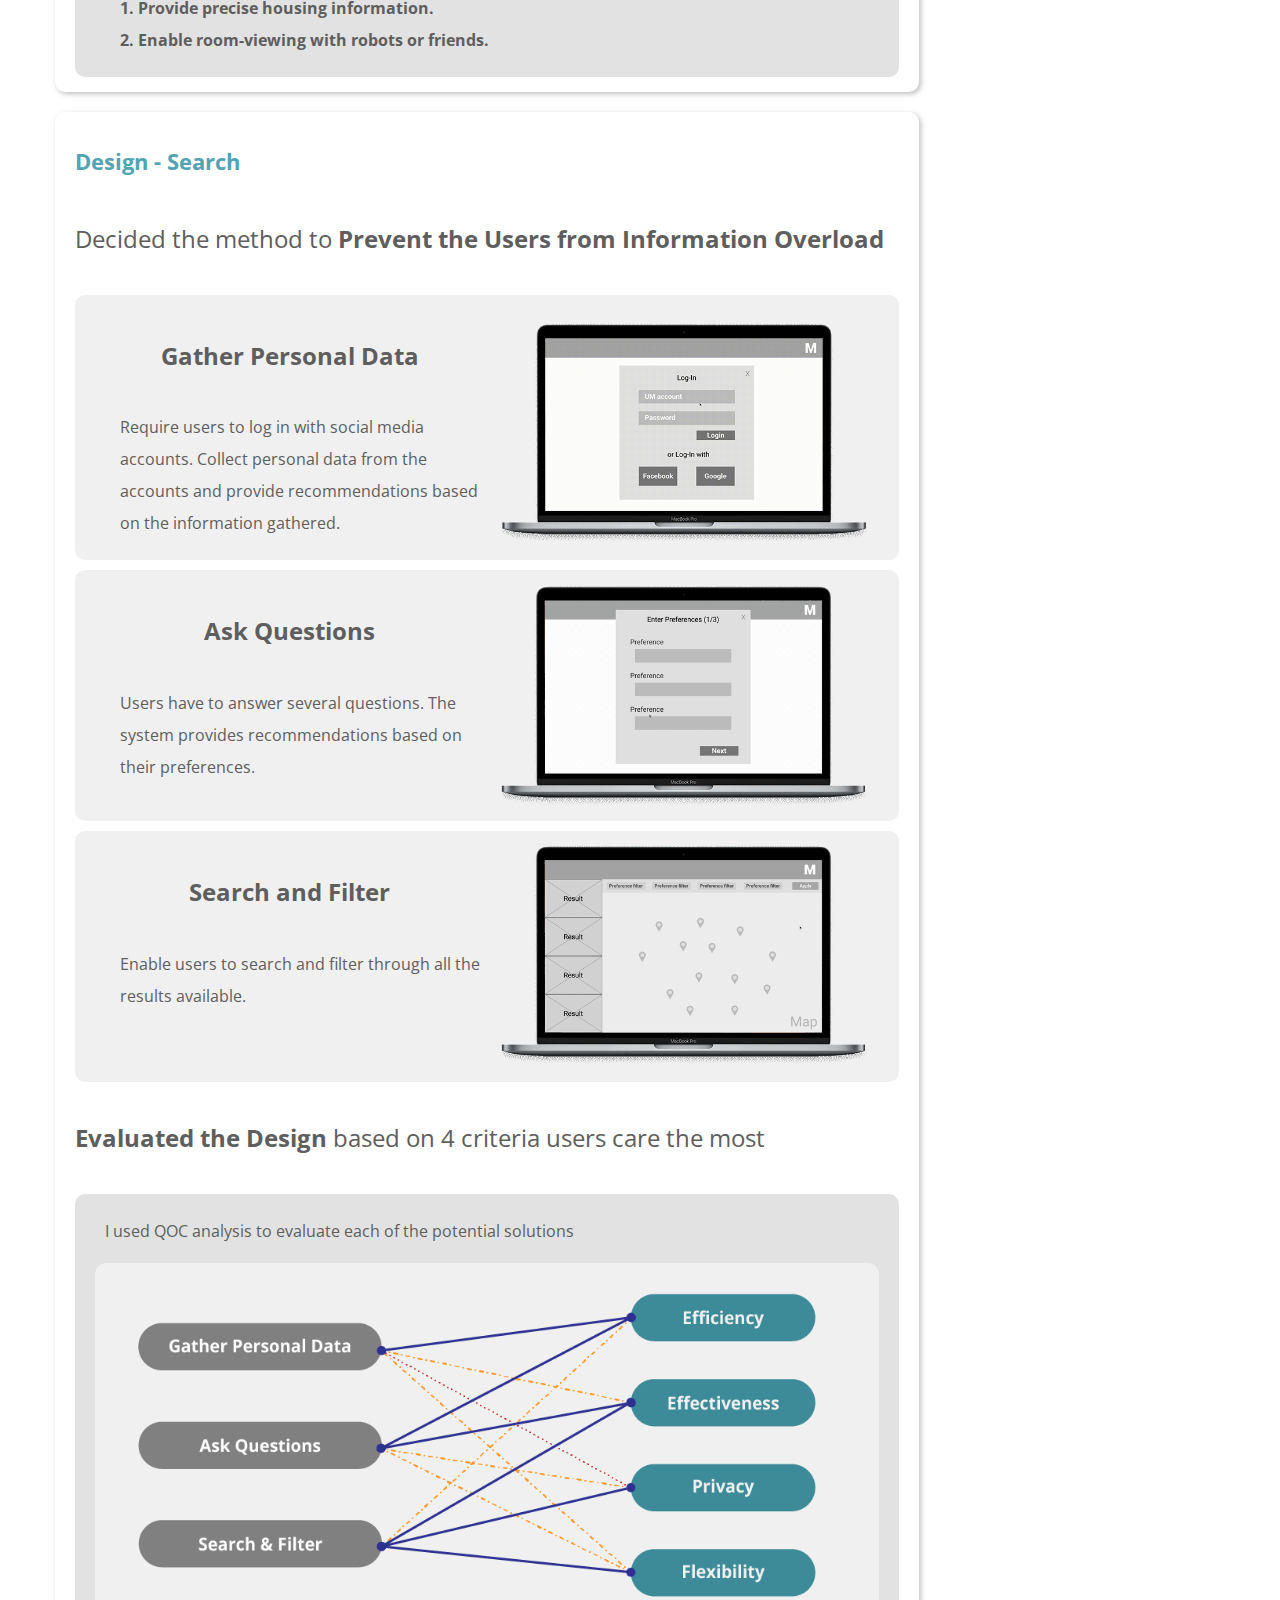
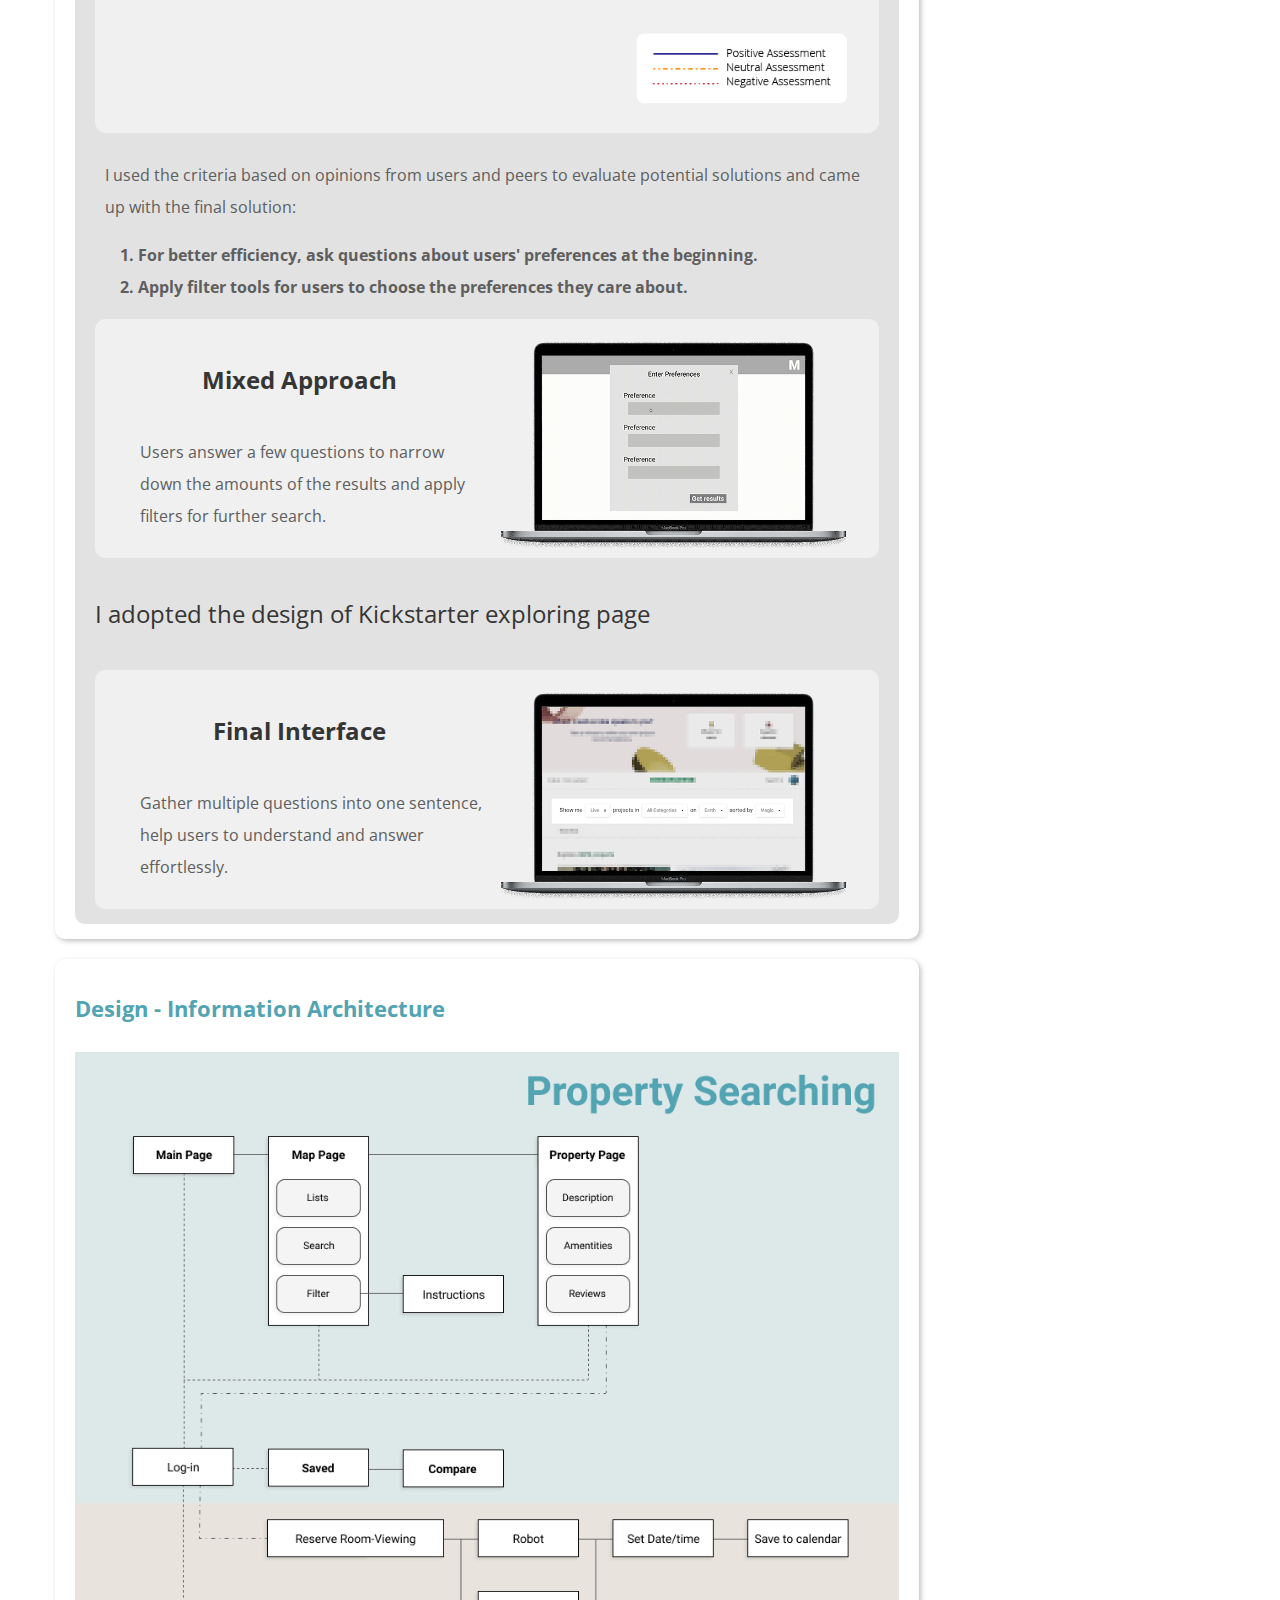
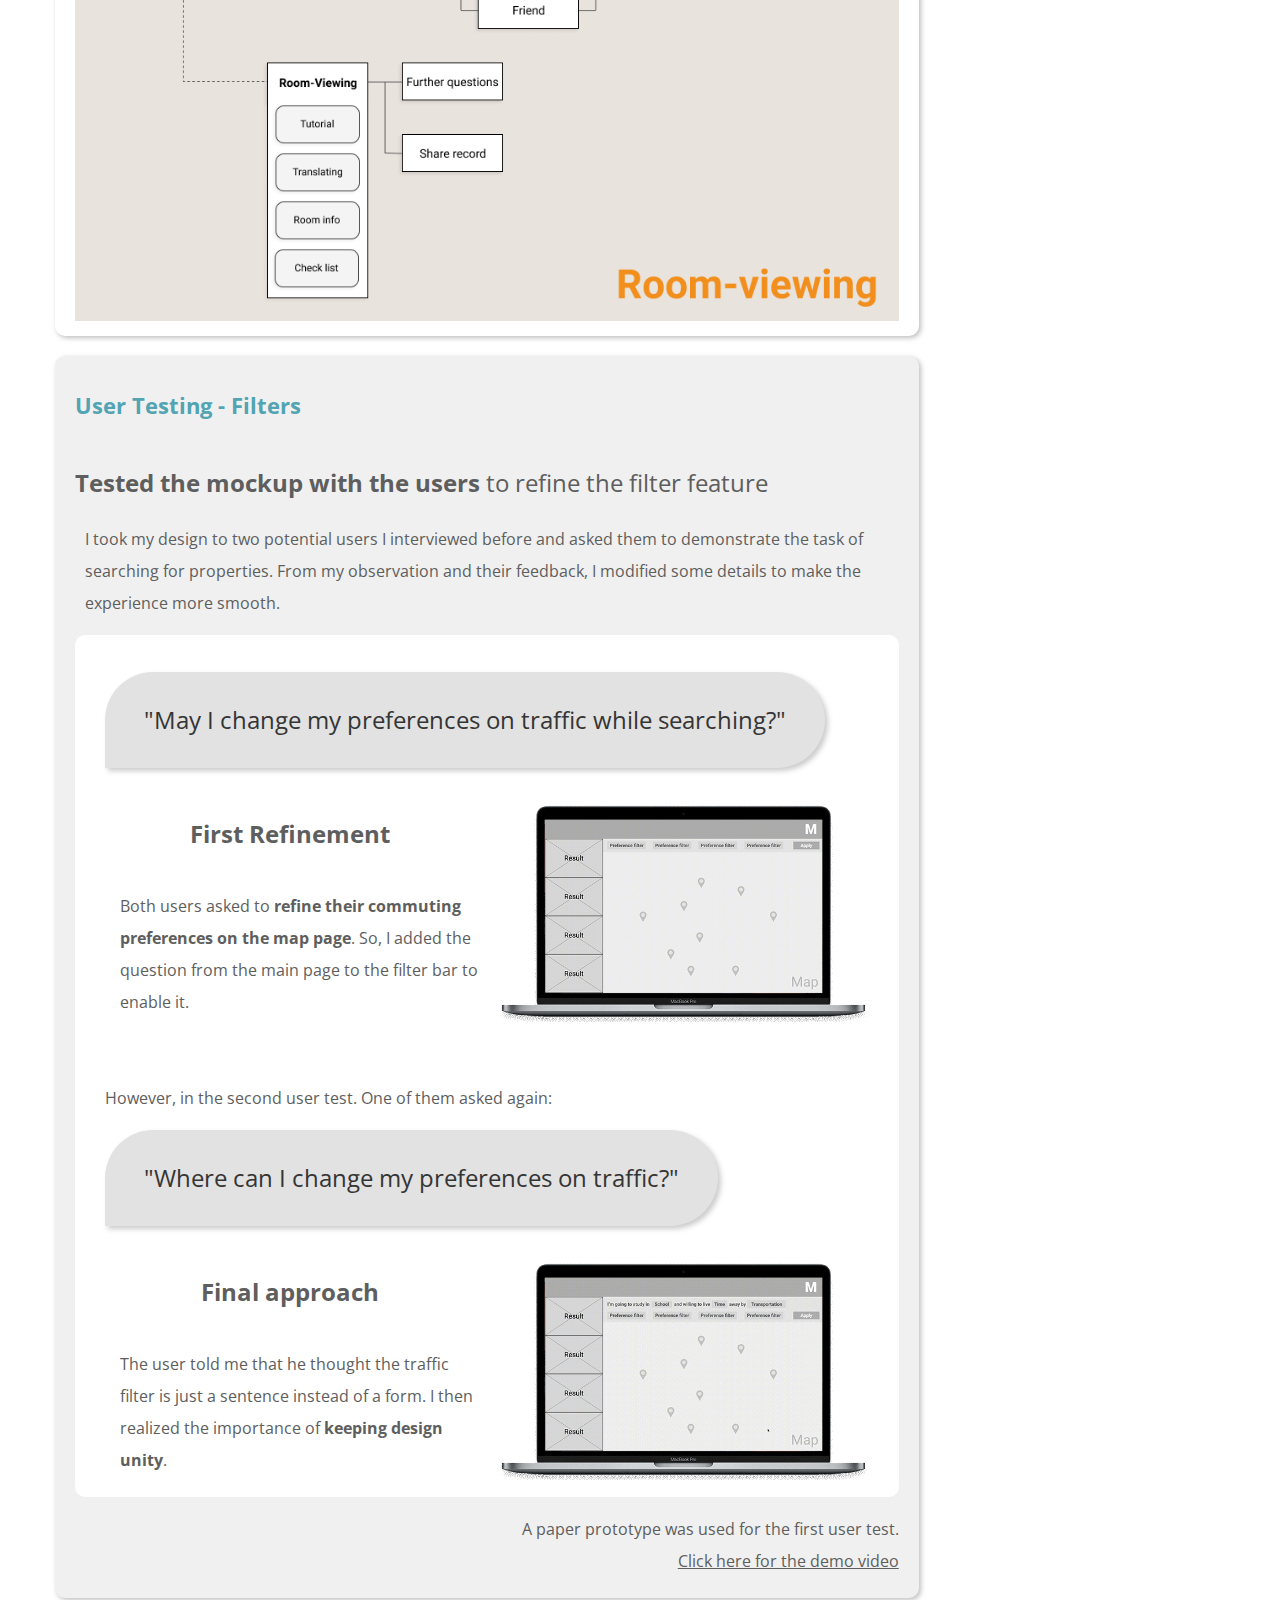
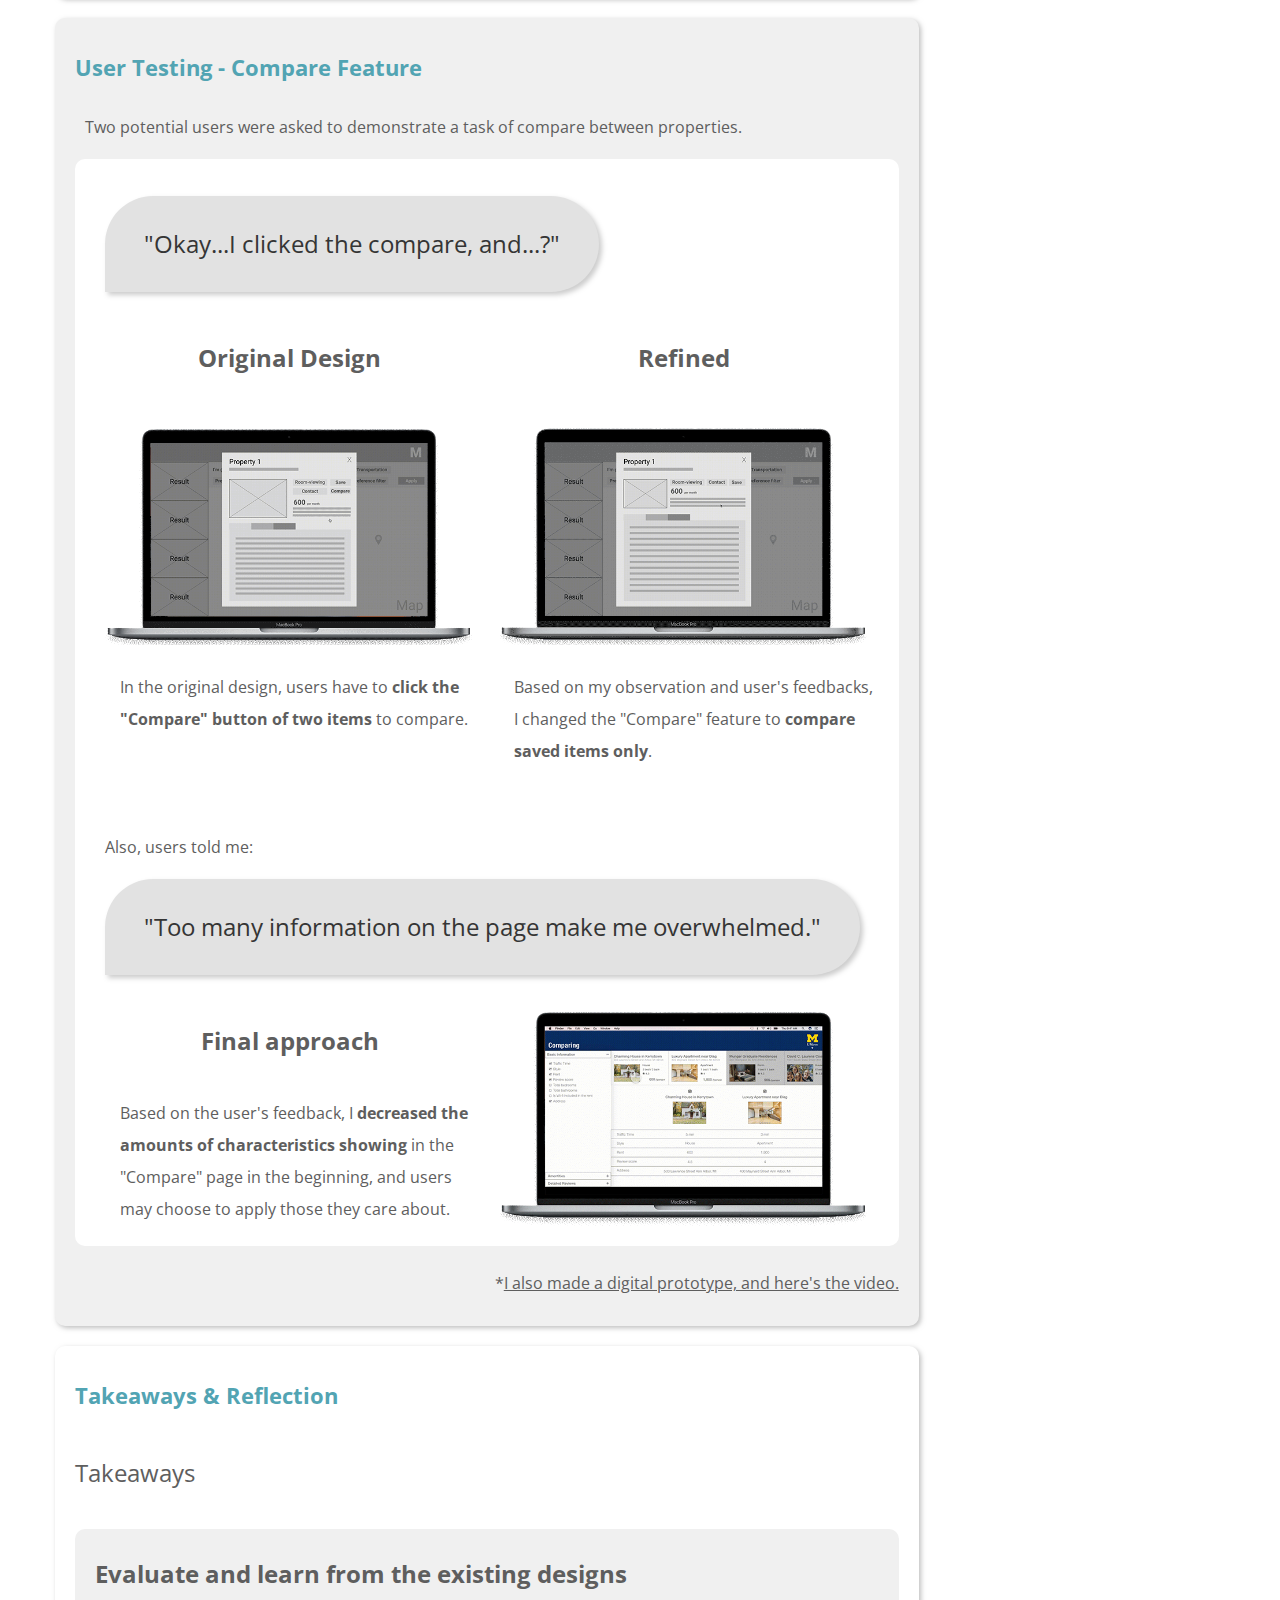
<file: umove.html>
<!DOCTYPE html>
<html lang="en" dir="ltr">

<head>
    <meta charset="utf-8">
    <meta name="viewport" content="width=device-width">
    <link rel="stylesheet" type="text/css" href="css/style.css">
    <link href="https://fonts.googleapis.com/css?family=Merriweather:400,700&display=swap" rel="stylesheet">
    <link href="https://fonts.googleapis.com/css?family=Open+Sans:400,400i,700,700i&display=swap" rel="stylesheet">
    <title>Project: UMove | William Cheng</title>
    <link rel="apple-touch-icon" sizes="180x180" href="image/apple-touch-icon.png">
    <link rel="icon" type="image/png" sizes="32x32" href="image/favicon-32x32.png">
    <link rel="icon" type="image/png" sizes="16x16" href="image/favicon-16x16.png">
    <link rel="manifest" href="image/site.webmanifest">

    <!-- Global site tag (gtag.js) - Google Analytics -->
    <script async src="https://www.googletagmanager.com/gtag/js?id=UA-157591765-1"></script>
    <script src="https://code.jquery.com/jquery-1.12.4.min.js"></script>
    <script>
        window.dataLayer = window.dataLayer || [];
        function gtag() { dataLayer.push(arguments); }
        gtag('js', new Date());

        gtag('config', 'UA-157591765-1');
    </script>
    <script>
        $(document).ready(function () {
                    $("#fixed-nav-bar").hide()
                });
        $(document).scroll(function () {
            if ($(this).scrollTop() > 100) {
                $('#fixed-nav-bar').fadeIn();
            } else {
                $('#fixed-nav-bar').fadeOut();
            }
        });
    </script>

</head>

<body>
    <div class="jump"><a href="#projecttitle">Jump to content</a></div>

    <div id="fixed-nav-bar">
        <div class="fix_header"></div>
        <div class="fix_name">
            <a href="index.html">
                <h2> William </h2>
                <h1> Yun-Jen </h1>
                <h2> Cheng </h2>
            </a>
        </div>
        <div class="fix_nav">
            <ul>
                <li><a href="index.html">Projects</a></li>
                <li class="seperator"><a> | </a></li>
                <li><a href="https://drive.google.com/file/d/1unIXTDpdnU4AkrkIi5aubNgvpvCi7AuA/view?usp=sharing" target="_blank">Resume</a></li>
                <li class="seperator"><a> | </a></li>
                <li><a href="aboutme.html">About</a></li>
            </ul>
        </div>
    </div>

    <div class="container">
        <header></header>
        <div class="name">
            <a href="index.html">
                <h2> William </h2>
                <h1> Yun-Jen </h1>
                <h2> Cheng </h2>
            </a>
        </div>
        <nav>
            <ul>
                <li><a href="index.html">Projects</a></li>
                <li class="seperator"><a> | </a></li>
                <li><a href="https://drive.google.com/file/d/1unIXTDpdnU4AkrkIi5aubNgvpvCi7AuA/view?usp=sharing" target="_blank">Resume</a></li>
                <li class="seperator"><a> | </a></li>
                <li><a href="aboutme.html">About</a></li>
            </ul>
        </nav>
        <div class="projecttitle" id="umoveTitle">
            <div>
                <h2>UMove</h2><br>
                <h3>Property rental platform designed for the international students in Umich to
                    find a suitable place to live.</h3>
            </div>
        </div>
        <div class="content" role="main">
            <div class="abouts">
                <div id="problem_statement"  class="gray boxshadow">
                <h3 class="smalltitle">Problems</h3>
                <h4 class="quotes">
                    <b>Finding a Place to Live is the Very First Problem</b> international students are facing, which can highly impact their future development.</h4>
                <p>Studies show that the satisfaction of housing may influence students’ academic and social development, especially in the first two years. 
                    However, <b>most international students have obstacles looking for a place to live.</b></p>
                <p>
                    This project address the inability of international students to seek a suitable place to rent. I <b>explore the problems</b> these students are facing and find ways to <b>tackle these challenges with design solutions</b>.
                </p>
            </div>
            <div id="overview" class="white boxshadow">
                <h3 class="smalltitle">Overview</h3>
                <h4 class="quotes"><b>Cut Down</b> the amount of information, <b>Flexibly Apply</b> the filters, and <b>Check It Yourselves.</b></h4>
                <div class="gray">
                    <h4 class="quotes with_detail">Enter Commuting Preferences</h4>
                    <p class="detail">- Based on my research, commuting is the first thing users care about.<br>
                    - Effectively lower the amounts of information users exposed to.<br>
                    - The one-sentence design is easy to understand and makes users feel like answering fewer questions.</p>
                    <img class="sample_pic" src="image/Umove/umove_sample_1.gif">
                </div>
                <div class="gray">
                    <h4 class="quotes with_detail">Filtering</h4>
                    <p class="detail">- Different filters enable users search flexibly.<br>
                        - Users mostly care about the rent, the numbers of roommates, and the reputation.<br>
                        - The compare feature allows users to find out the most suitable properties.</p>
                    <img class="sample_pic" src="image/Umove/umove_sample_2.gif">
                </div>
                <div class="gray">
                    <h4 class="quotes with_detail">Remote Room-viewing</h4>
                    <p class="detail">- Enable users to view the room without physically be there.<br>
                        - Utilize existing products of real-time translating and remote-contral robots as innovative solutions.<br>
                        - Share record for the other users.</p>
                    <img class="sample_pic" src="image/Umove/umove_sample_3.gif">
                </div>
            </div>
            <div id="research_interview" class="gray boxshadow">
                <h3 class="smalltitle">Research - Interview</h3>
                <h4 class="quotes">Interviewed into <b>Why international students can't find the most suitable places?</b></h4>
                <div id="interview" class="white">
                    <p>In my research, I drew the attention to Ann Arbor, a classic college town which ranked 4 for the popularity of the international students in the states. </p>
                    <p>I met with 4 interviewees and asked them about their experience looking for a place to live in Ann Arbor. During the interview, they were asked to talk about the following topics:</p>
                    <b>
                        <ol>
                            <li>Their previous living experiences.</li>
                            <li>How they find the place currently live in?</li>
                            <li>Their satisfaction with the place they live in.</li>
                            <li>The most important critiria of looking for a place.</li>
                            <li>What makes them unsatisfied with the current place?</li>
                        </ol>
                    </b>
                    <p>According to the interviews, most of them were not satisfied with the current place and looking for opportunities to move.</p>
                </div>
                <h4 class="quotes">Also, I concluded these <b>4 Pain Points</b></h4>
                <div class="deepgray">
                    <h4 class="quotes narrow_top with_detail">Expose to too much Information</h4>
                    <p class="detail">There are lots of properties for rent in Ann Arbor, but the information is scattered in different websites. Also, while <b>most of them are not fitting the critiria</b>, international students feel frustrated filter through them one by one.</p>
                </div>
                <div class="deepgray">
                    <h4 class="quotes narrow_top with_detail">Lack of time for making the best decision</h4>
                    <p class="detail">Most international students have about 3 months looking for a room, but <b>they have to deal with other problems at the same time.</b> Also, these students are mostly doing their jobs or finishing their degrees during the time searching for the rooms.</p>
                </div>
                <div class="deepgray">
                    <h4 class="quotes narrow_top with_detail">Can't see the room in other countries</h4>
                    <p class="detail">Most of the properties for rent don't come with enough images to check environment for both inside and outside. But <b>they are not able to do a room-viewing without being there.</b></p>
                </div>
                <div class="deepgray">
                    <h4 class="quotes narrow_top with_detail">Have problems communicate with the landlords</h4>
                    <p class="detail">Some of the students are <b>not confident with their English ability</b> and avoiding verbal communication with the landlords. This situation makes it harder for them to get a better understanding of the properties.</p>
                </div>
            </div>
            <div id="research_competitive_analysis" class="gray boxshadow">
                <h3  class="smalltitle">Research - Competitor Analysis</h3>
                <h4 class="quotes">I collected <b>4 Main Ways</b> people looking for housing informations</h4>
                <div class="white">
                    <img class="sample_icon" src="image/Umove/UMoffsite.png">
                    <h4 class="quotes with_detail narrow_top">UM Housing site</h4>
                    <p class="detail">UM’s housing site provides housing information about both on-campus and off-campus. <b>The amount of information provided is overwhelmingly huge.</b></p>
                </div>
                <div class="white">
                    <img class="sample_icon" src="image/Umove/MTSA.png">
                    <h4 class="quotes with_detail narrow_top">MTSA life database</h4>
                    <p class="detail">A wiki-like forum constructed and maintained by a few studentsby Taiwanese students. <b>The information is outdated</b> and very few on the amounts.</p>
                </div>
                <div class="white">
                    <img class="sample_icon" src="image/Umove/facebook.png">
                    <h4 class="quotes with_detail narrow_top">Facebook groups</h4>
                    <p class="detail">Facebook groups as a platform. <b>The information in the groups are messy</b> and hard to search with.</p>
                </div>
                <div class="white">
                    <img class="sample_icon" src="image/Umove/Apartmentlist.png">
                    <h4 class="quotes with_detail narrow_top">Apartment List</h4>
                    <p class="detail">A questions-based apartment recommandation system. Their are <b>too many questions to answer during the process</b>.</p>
                </div>
                <br>
                <h4 class="quotes">Compared four competitors and found out <b>3 Problems</b> I should address</h4>
                <div class="sample_container">
                    <div class="sample_1 deepgray">
                        <h4 class="quotes">Less is more</h4>
                        <p class="detail" style="text-align: left;">There are many options for the students, but with limited time, it's essential to <b>keep the results precise</b>.</p>
                    </div>
                    <div class="sample_2 deepgray">
                        <h4 class="quotes">To see is to believe</h4>
                        <p class="detail" style="text-align: left;">It's better to see through every corner before rent the room. But students live <b>too far for a room-viewing</b>.</p>
                    </div>
                    <div class="sample_3 deepgray">
                        <h4 class="quotes">Language matters</h4>
                        <p class="detail" style="text-align: left;">It's already convenient to contact online, but having English as a second language is a <b>barrier to communication</b>.</p>
                    </div>
                </div>
            </div>
            <div id="design_persona" class="white boxshadow">
                <h3 class="smalltitle">Design - Personas</h3>
                <h4 class="quotes">Personas were built based on interviews and served as references.</h4>
                <div class="sample_container">
                    <div id="Persona_1" class="gray sample_1for2">
                        <h3>User Persona</h3>
                        <div class="sample_container">
                            <div class="sample_1for2 persona_container">
                                <img class="persona" src="image/Umove/persona.png">
                            </div>
                            <div id="personaInfo" class="sample_2for2">
                                <h3>Shiao-Ming Wang</h3>
                                <h4><b>
                                        Taiwan<br>
                                        Male<br>
                                        22 years old<br>
                                        Undergraduate<br>
                                    </b>
                                </h4>
                            </div>
                        </div>
                        <ul id="personaList">
                            <li>Motivation:
                                <ul>
                                    <li>Budget | ★★★★★</li>
                                    <li>Commute Time | ★★★★★</li>
                                    <li>Search Time | ★★★</li>
                                    <li>Communications | ★★★</li>
                                </ul>
                            </li>
                            <li>Goals:
                                <ul>
                                    <li>Find a place to live with reasonable costs</li>
                                    <li>Get to learn more about Ann Arbor</li>
                                </ul>
                            </li>
                            <li>Frustrations:
                                <ul>
                                    <li>The weather is so differed between his hometown and Ann Arbor</li>
                                    <li>Have limited experience speak in English</li>
                                    <li>Have limited experience rent a place</li>
                                </ul>
                            </li>
                        </ul>
                    </div>
                    <div id="Persona_2" class="gray sample_2for2">
                        <h3>Anti-Persona</h3>
                        <div class="sample_container">
                            <div class="sample_1for2 persona_container">
                                <img id="non_user" class="persona" src="image/Umove/non_user.jpg" alt="Sketch">
                            </div>
                            <div id="personaInfo" class="sample_2for2">
                                <h3>Andrew Williams</h3>
                                <h4><b>
                                        Canada<br>
                                        Male<br>
                                        30 years old<br>
                                        Manager<br>
                                    </b>
                                </h4>
                            </div>
                        </div>
                        <ul id="personaList">
                            <li>Motivation:
                                <ul>
                                    <li>Social Life | ★★★★★</li>
                                    <li>Search Time | ★★★★</li>
                                    <li>Budget | ★</li>
                                </ul>
                            </li>
                            <li>Goals:
                                <ul>
                                    <li>Live near friends</li>
                                    <li>Learn more about the house</li>
                                </ul>
                            </li>
                            <li>Frustrations:
                                <ul>
                                    <li>Has to travel to Ann Arbor for room-viewing</li>
                                    <li>Care about the roommates he’ll have</li>
                                </ul>
                            </li>
                        </ul>
                    </div>
                </div>
            </div>
            <div id="design_brainstorming" class="white boxshadow">
                <h3 class="smalltitle">Design - Brainstorming</h3>
                <h4 class="quotes">Based on research findings, I brainstormed for <b>Potential Solutions.</b></h4>
                <div class="sample_container">
                    <div class="sample_1for2 gray">
                        <h4 class="quotes">International Brokers</h4>
                        <img src="image/Umove/sketch_broker.png">
                    </div>
                    <div class="sample_2for2 gray">
                        <h4 class="quotes">VR Room-viewing</h4>
                        <img src="image/Umove/sketch_VR.png">
                    </div>
                </div>
                <div class="sample_container">
                    <div class="sample_1for2 gray">
                        <h4 class="quotes">Robot Room-viewing</h4>
                        <img src="image/Umove/sketch_robot.png">
                    </div>
                    <div class="sample_2for2 gray">
                        <h4 class="quotes">Housing Mentor</h4>
                        <img src="image/Umove/sketch_mentor.png">
                    </div>
                </div>
                <div class="sample_container">
                    <div class="sample_1for2 gray">
                        <h4 class="quotes">Precision Searching</h4>
                        <img src="image/Umove/sketch_precise.png">
                    </div>
                    <div class="sample_2for2 gray">
                        <h4 class="quotes">Open House Day</h4>
                        <img src="image/Umove/sketch_openhouse.png">
                    </div>
                </div>
                <h4 class="quotes"><b>Merging Functions</b> from the potential solutions</h4>
                <div class="deepgray">
                    <p class="detail">I used QOC analysis to evaluate each of the potential solutions</p>
                    <img class="sample_pic" src="image/Umove/brainstorming.png">
                    <p class="detail">To merge the advantages from each possible solutions into a comprehensive solution, <br>I extracted ideas from possible solutions and came up with the main feature of the design: </p>
                    <p><b>1. Provide precise housing information. <br>2. Enable room-viewing with robots or friends.</b></p>
                </div>
            </div>
            <div id="design_decision_filter" class="white boxshadow">
                <h3 class="smalltitle">Design - Search</h3>
                <h4 class="quotes">Decided the method to <b>Prevent the Users from Information Overload</b></h4>
                <div class="gray">
                    <div class="sample_container">
                        <div class="sample_1for2 qoc">
                            <h4 class="quotes"><b>Gather Personal Data</b></h4>
                            <p>Require users to log in with social media accounts. Collect personal data from the accounts and provide recommendations based on the information gathered.</p>
                        </div>
                        <div class="sample_2for2">
                            <img class="qoc_pic" src="image/Umove/info_import.gif">
                        </div>
                    </div>
                </div>
                <div class="gray">
                    <div class="sample_container">
                        <div class="sample_1for2 qoc">
                            <h4 class="quotes"><b>Ask Questions</b></h4>
                            <p>Users have to answer several questions. The system provides recommendations based on their preferences.
                            </p>
                        </div>
                        <div class="sample_2for2">
                        <img class="qoc_pic" src="image/Umove/answer_question.gif">
                        </div>
                    </div>
                </div>
                <div class="gray">
                    <div class="sample_container">
                        <div class="sample_1for2 qoc">
                            <h4 class="quotes"><b>Search and Filter</b></h4>
                            <p>Enable users to search and filter through all the results available.
                            </p>
                        </div>
                        <div class="sample_2for2">
                        <img class="qoc_pic" src="image/Umove/filter.gif"></div>
                    </div>
                </div>
                <h4 class="quotes"><b>Evaluated the Design</b> based on 4 criteria users care the most</h4>
                <div class="deepgray">
                    <p class="detail">I used QOC analysis to evaluate each of the potential solutions</p>
                    <img class="sample_pic" src="image/Umove/design_qoc.png">
                    <p class="detail">I used the criteria based on opinions from users and peers to evaluate potential solutions and came up with the final solution:</p>
                    <p><b>1. For better efficiency, ask questions about users' preferences at the beginning.</b><br>
                    <b>2. Apply filter tools for users to choose the preferences they care about.</b></p>
                    <div class="gray sample_container">
                        <div class="sample_1for2 qoc">
                            <h4 class="quotes"><b>Mixed Approach</b></h4>
                            <p>Users answer a few questions to narrow down the amounts of the results and apply filters for further search.
                            </p>
                        </div>
                        <div class="sample_2for2">
                        <img class="qoc_pic" src="image/Umove/final_design.gif">
                        </div>
                    </div>
                    <h4 class="quotes">I adopted the design of Kickstarter exploring page</h4>
                    <div class="gray sample_container">
                        <div class="sample_1for2 qoc">
                            <h4 class="quotes"><b>Final Interface</b></h4>
                            <p>Gather multiple questions into one sentence, help users to understand and answer effortlessly.
                            </p>
                        </div>
                        <div class="sample_2for2">
                        <img class="qoc_pic" src="image/Umove/kickstarter.gif">
                        </div>
                    </div>
                </div>
            </div>
            <div id="information_architecture" class="white boxshadow">
                <h3 class="smalltitle">Design - Information Architecture</h3>
                <a class="linkout" href="image/Umove/architecture.png"  target="_blank">
                    <img class="sample_pic" src="image/Umove/architecture.png">
                </a>
            </div>
            <div id="user_test_filter" class="gray boxshadow">
                <h3 class="smalltitle">User Testing - Filters</h3>
                <h4 class="quotes with_detail"><b>Tested the mockup with the users</b> to refine the filter feature</h4>
                <p class="detail">I took my design to two potential users I interviewed before and asked them to demonstrate the task of searching for properties. From my observation and their feedback, I modified some details to make the experience more smooth.</p>
                <div class="white">
                    <br>
                    <div class="deepgray quotebox">
                        <h4 class="quotes">"May I change my preferences on traffic while searching?"</h4>
                    </div>
                    <div class="sample_container">
                        <div class="sample_1for2 qoc">
                            <h4 class="quotes"><b>First Refinement</b></h4>
                            <p>Both users asked to <b>refine their commuting preferences on the map page</b>. 
                            So, I added the question from the main page to the filter bar to enable it.</p>
                        </div>
                        <div class="sample_2for2">
                            <img class="qoc_pic" src="image/Umove/refine_traffic.gif">
                        </div>
                    </div>
                    <br>
                    <p class="detail">However, in the second user test. One of them asked again:</p>
                    <div class="deepgray quotebox">
                        <h4 class="quotes">"Where can I change my preferences on traffic?"</h4>
                    </div>
                    <div class="sample_container">
                        <div class="sample_1for2 qoc">
                            <h4 class="quotes"><b>Final approach</b></h4>
                            <p>The user told me that he thought the traffic filter is just a sentence instead of a form. I then realized the importance of <b>keeping design unity</b>.</p>
                        </div>
                        <div class="sample_2for2">
                            <img class="qoc_pic" src="image/Umove/refine_traffic_final.gif">
                        </div>
                    </div>
                </div>
                <p class="linkoutp">A paper prototype was used for the first user test.<br><a class="linkout" href="https://youtu.be/hvfIjh4dxrA" target="_blank">Click here for the demo video</a></p>
            </div>
            <div id="user_test_compare" class="gray boxshadow">
                <h3 class="smalltitle">User Testing - Compare Feature</h3>
                <p class="detail">Two potential users were asked to demonstrate a task of compare between properties.</p>
                <div class="white">
                    <br>
                    <div class="deepgray quotebox">
                        <h4 class="quotes">"Okay...I clicked the compare, and...?"</h4>
                    </div>
                    <div class="sample_container">
                        <div class="sample_1for2 qoc">
                            <h4 class="quotes"><b>Original Design</b></h4>
                            <img class="sample_pic" src="image/Umove/compare_original.gif">
                            <p>In the original design, users have to <b>click the "Compare" button of two items</b> to compare.</p>
                        </div>
                        <div class="sample_2for2 qoc">
                            <h4 class="quotes"><b>Refined</b></h4>
                            <img class="sample_pic" src="image/Umove/compare_refined.gif">
                            <p>Based on my observation and user's feedbacks, I changed the "Compare" feature to <b>compare saved items only</b>.</p>
                        </div>
                    </div>
                    <br>
                    <p class="detail">Also, users told me:</p>
                    <div class="deepgray quotebox">
                        <h4 class="quotes">"Too many information on the page make me overwhelmed."</h4>
                    </div>
                    <div class="sample_container">
                        <div class="sample_1for2 qoc">
                            <h4 class="quotes"><b>Final approach</b></h4>
                            <p>Based on the user's feedback, I <b>decreased the amounts of characteristics showing</b> in the "Compare" page in the beginning, and users may choose to apply those they care about.</p>
                        </div>
                        <div class="sample_2for2">
                            <img class="qoc_pic" src="image/Umove/final-compare.gif">
                        </div>
                    </div>
                </div>
                <h4 class="linkoutp">*<a class="linkout" href="https://youtu.be/eI0eN0OsIhY" target="_blank">I also made a digital prototype, and here's the video.</a></h4>
            </div>
            <div id="reflection" class="white boxshadow">
                <h3 class="smalltitle">Takeaways & Reflection</h3>
                <h4 class="quotes">Takeaways</h4>
                <div class="gray">
                    <h4 class="quotes with_detail narrow_top"><b>Evaluate and learn from the existing designs</b></h4>
                    <p class="detail">Keep looking for existing designs. Learn from them, extract their advantage, and merge them. Sometimes, the solution is just one step away, and what we should do is to be aware of it, and reach it.</p>
                </div>
                <div class="gray">
                    <h4 class="quotes with_detail narrow_top"><b>Effective design doesn't have to be a massive project</b></h4>
                    <p class="detail">Experience can be improved dramatically with minor changes, like adding a page or changing the order of items. And these changes should be based on user needs.</p>
                </div>
                <h4 class="quotes">Reflection</h4>
                <div class="gray">
                    <h4 class="quotes with_detail narrow_top"><b>Be ambicious</b></h4>
                    <p class="detail">I tested my design with several domestic students, and they found it useful. I then noticed that the needs of international students on housing might be very similar to the inter-state students. This design had the potential of a better influence if I included broader target audiences at the beginning.</p>
                </div>
                <div class="gray">
                    <h4 class="quotes with_detail narrow_top"><b>Furthur steps needed for remote room-viewing</b></h4>
                    <p class="detail">While some of the users reflected that they don't care whether they can see the room before renting it, I put most of my efforts on the search feature. But if I had more time, the details in remote room-viewing would be interesting to explore.</p>
                </div>
            </div>
            <div class="other_projects">
                <a>...</a><br>
                <h4>You may also interested in my other projects</h4><br>
                <h4><a class="link_other" href="umove.html">UMove</a></h4><a> | </a>
                <h4><a class="link_other" href="intranet.html">Intranet Evaluation</a></h4><a> | </a>
                <h4><a class="link_other" href="chi.html">ChompBerry</a></h4>
            </div>
            </div>
            <div class="skills">
                <h3>My Role</h3>
                <p>UX Researcher<br>UX Designer<br>UI Designer</p>
                <h3>Research</h3>
                <p>Literature Review | Competitive Analysis | Interview</p>
                <h3>Design</h3>
                <p>Story Board | Persona | Prototyping</p>
                <h3>Duration</h3>
                <p>4 months (Sep. - Dec. 2019)</p>
            </div>
        </div>

        <footer>
            <div class="footnav">
                <ul>
                    <li><a href="index.html">Projects</a></li>
                    <li class="seperator"><a> | </a></li>
                    <li><a href="https://drive.google.com/file/d/1unIXTDpdnU4AkrkIi5aubNgvpvCi7AuA/view?usp=sharing" target="_blank">Resume</a></li>
                    <li class="seperator"><a> | </a></li>
                    <li><a href="aboutme.html">About</a></li>
                </ul>
            </div>
            <div id="socialnetwork">
                <a href="https://www.linkedin.com/in/YJ-Cheng" target="_blank"><img src="image/linkedin.png"
                        alt="link to my linkedin profile"></a>
                <a href="https://www.researchgate.net/profile/Yun_Jen_Cheng" target="_blank"><img
                        src="image/researchgate.png" alt="link to my researchgate profile"></a>
                <a href="mailto:yhcheng@umich.edu" target="_blank"><img src="image/mail.png" alt="send me a mail"></a>
                <br><br><small>Designed and hand-coded by Yun-Jen Cheng © 2019</small><br><br>
            </div>
            <div id="gotop">^</div>
            <div id="fixed_tag">
                <hr class="seperator"><a class="showinmobile"> | </a>
                <a id="go_overview">Overview</a>
                <hr class="seperator"><a class="showinmobile"> | </a>
                <a id="go_research">Research</a>
                <hr class="seperator"><a class="showinmobile"> | </a>
                <a id="go_design">Design</a>
                <hr class="seperator"><a class="showinmobile"> | <br> | </a>
                <a id="go_testing">Testing</a>
                <hr class="seperator"><a class="showinmobile"> | </a>
                <a id="go_reflection">Reflection</a>
                <hr class="seperator"><a class="showinmobile"> | </a>
            </div>
            <script>
                $(document).ready(function () {
                    $("nav ul li:first-of-type a").css("color", "#28536B")
                    $(".fix_nav ul li:first-of-type a").css("color", "#28536B")
                    $(".other_projects h4:nth-of-type(2) a").css("color", "#28536B")
                })

                $(function () {
                    $("#gotop").click(function () {
                        $("html,body").animate({ scrollTop: 0 }, 'fast');
                        return false;
                    });

                    $(window).scroll(function () {
                        if ($(this).scrollTop() > 400) {
                            $('#gotop').fadeIn();
                        } else {
                            $('#gotop').fadeOut();
                        }
                    });

                    $(window).scroll(function () {
                        if ($(this).scrollTop() > 600) {
                            $('#fixed_tag').fadeIn();
                        } else {
                            $('#fixed_tag').fadeOut();
                        }
                    });

                    $("#fixed_tag").mouseenter(function(){
                        $("#fixed_tag").css("opacity","0.7")
                    })
                    $("#fixed_tag").mouseleave(function(){
                        $("#fixed_tag").css("opacity","0.3")
                    })
                    $("#go_overview").click(function(){
                        $("html,body").animate({scrollTop: ($('#overview').offset().top-50)}, 'fast');
                    })
                    $("#go_research").click(function(){
                        $("html,body").animate({scrollTop: ($('#research_interview').offset().top-50)}, 'fast');
                    })
                    $("#go_design").click(function(){
                        $("html,body").animate({scrollTop: ($('#design_persona').offset().top-50)}, 'fast');
                    })
                    $("#go_testing").click(function(){
                        $("html,body").animate({scrollTop: ($('#user_test_filter').offset().top-50)}, 'fast');
                    })
                    $("#go_reflection").click(function(){
                        $("html,body").animate({scrollTop: ($('#reflection').offset().top-50)}, 'fast');
                    })
                });
            </script>
        </footer>
    </div>
</body>

</html>
</file>
<file: css/style.css>
html{
    scroll-behavior: smooth;
    font-family: 'Open Sans', sans-serif;
    color: rgb(51, 51, 51);
}

body{
    background-color: #F7F7F7;
    font-size: 16px;
    margin: 0;
    padding: 0;
}

h1{
    font-size: 24px;
    color: rgb(51, 51, 51);
    vertical-align: middle;
    display: inline-block;
}

h2{
    font-size: 24px;
    color: #4999A7;
    font-weight: bolder;
    display: inline;
    vertical-align: middle;
}

h3{
    font-size: 22px;
    font-weight: bold;
}

h4{
    font-size: 16px;
    font-weight: normal;
    color: #616161;
}

ul{
    list-style-type: none;
    text-align: center;
    padding-left: 0;
}

li{
    display: inline-block;
}

a{
    color: rgba(40, 84, 107, 0.5);
    font-weight: bold;
    text-decoration: none;
    transition: color 0.6s ease;
}

small{
    font-size: 12px;
    font-weight: normal;
    color: rgba(221, 232, 233, 0.6);
}

.color{
    color: #28536B;
    margin: 0;
    letter-spacing: .1em;
    text-shadow: 
        -1px -1px 1px rgba(31, 64, 82, 0.05), 
        2px 2px 1px rgba(17, 36, 46, 0.2);
}

.link_in_p{
    color: #5E5E5E;
    text-decoration: underline;
}

nav li:not(.seperator) a:hover{
    border-bottom: 2px solid #28536B;
    color: #28536B
}

nav li:not(.seperator) a:focus{
    border-bottom: 2px solid #28536B;
    color: #28536B;
}

nav ul{
    text-align: right;
    box-sizing: border-box;
    font-size: 18px;
}

nav li{
    margin: 5px 5px;
}

#fixed_tag{
    position: fixed;
    bottom: 50%;
    -ms-transform: translate(0, 50%);
    transform: translate(0, 50%);
    right: 5%;
    background-color: #5E5E5E;
    opacity: 0.3;
    padding: 0.3em 1em;
    display: none;
}

#fixed_tag a{
    font-size: 1em;
    color: white;
    font-weight: normal;
    padding: 0.2em;
    cursor: pointer;
}

.showinmobile{
    display: none;
}

#fixed-nav-bar {
    position: fixed;
    top: 0;
    left: 50%;
    -ms-transform: translate(-50%, 0);
    transform: translate(-50%, 0);
    z-index: 999;
    width: 100vw;
    max-width: 1280px;
    background-color: rgba(255, 255, 255);
    height: auto;
    display: grid;
    grid-template-columns: 50px 1fr 1fr 50px;
    grid-template-rows: 10px auto;
    box-shadow: 0 4px 4px -2px rgba(128, 128, 128, 0.774);
  }

.fix_header{
    grid-column: 1/-1;
    grid-row: 1/2;
    background-color: #52A4B3;
}

.fix_name{
    grid-column: 2/3;
    grid-row: 2/-1;
    text-align: left; 
    vertical-align: middle;
    font-family: 'Merriweather', serif;
}

.fix_nav{
    grid-column: 3/4;
    grid-row: 2/-1;
    text-align: right; 
    vertical-align: middle;
}

.fix_nav li:not(.seperator) a:hover{
    border-bottom: 2px solid #28536B;
    color: #28536B
}

.fix_nav li:not(.seperator) a:focus{
    border-bottom: 2px solid #28536B;
    color: #28536B;
}

.fix_nav ul{
    text-align: right;
    box-sizing: border-box;
    font-size: 18px;
}

.fix_nav li{
    margin: 5px 5px;
}

.footnav li:not(.seperator) a:hover{
    border-bottom: 2px solid #DDE8E9;
}

.Name{
    margin: 0 20px;
    transition: color 0.6s ease;
}

.active, .Name:hover {
    color: #52A4B3;
    text-decoration: none;
    border-bottom: 2px solid #52A4B3;
}

footer a{
    color: #DDE8E9;
}

.container{
    display: grid;
    margin: auto;
    background-color: white;
    grid-template-columns: 50px 1fr 3fr 3fr 1fr 50px;
    grid-template-rows: 10px auto auto auto auto auto;
    grid-row-gap: 30px;
    background-color: white;
    width: 100vw; 
    max-width: 1280px;
    box-shadow: 2px 0px 10px rgb(190, 190, 190);
}

header{
    grid-column: 1/-1;
    grid-row: 1/2;
    background-color: #52A4B3;
    z-index: 101;
}

.name{
    grid-column: 2/4;
    grid-row: 2/3;
    background-color: rgb(255, 255, 255);
    text-align: left; 
    vertical-align: middle;
    font-family: 'Merriweather', serif;
    z-index: 101;
}

nav{
    grid-column: 4/6;
    grid-row: 2/3;
    background-color: rgb(255, 255, 255);
    text-align: right; 
    vertical-align: middle;
    z-index: 101;
}

/* css for jump to content */

.jump a{
    position: absolute;
    background-color: rgba(40, 84, 107, 0.3);
    top:-50px;
    padding: 5px;
    border-radius: 5px;
    width: auto;
    font-weight: normal;
    color: white !important;
    font-weight: normal;
    right: 0;
    top: -50px;
    transition: top .25s ease-in-out;
    -moz-transition: top .25s ease-in-out;
    -webkit-transition: top .25s ease-in-out;
}

.jump a:focus{
    top: 15px;
}


/* css for projects page */

.picdiv{
    width: 100%;
    height: auto;
    transition: 0.6s ease;
    position: relative;
}

.greeting{
    height: 300px;
    background-image: linear-gradient(to bottom, rgba(82, 164, 179, 0.2), rgba(82, 164, 179, 0.3),rgba(82, 164, 179, 0.3),  rgba(82, 164, 179, 0.5), rgba(82, 164, 179, 0.6));
    grid-column: 1/-1;
    grid-row: 3/4;
    position: relative;
}

.greeting div{
    margin: 0;
    position: absolute;
    width: 100%;
    text-align: center;
    top: 50%;
    -ms-transform: translate(0, -50%);
    transform: translate(0, -50%);
}

.greeting h1{
    margin: 0;
}

.greeting h1:not(.swap){
    font-weight: normal;
    display: block;
    padding-top: 20px;
}

.project_container{
    grid-column: 1/-1;
    grid-row: 4/5;
    display: grid;
    grid-template-columns: 5fr 1fr 3fr;
    grid-template-rows: auto auto auto auto auto auto auto auto;
    grid-gap: 0;
}

#projects_greeting{
    grid-column: 1/2;
    grid-row: 1/2;
    min-height: 200px;
}

#projects_greeting h1{
    font-size: 24px;
    font-weight: normal;
    margin-top: 20px;
}

#projects_greeting div{
    -ms-transform: translate(0, calc(-50% - 30px));
    transform: translate(0, calc(-50% - 30px));
}

.picdiv:hover div {
    opacity: 1;
}

.projectsPic{
    width: 100%;
}

.caption{
    padding-left: 10%;
    position: relative;
    grid-column: 1/2;
}

.caption_pic{
    padding-left: 10%;
    position: relative;
    grid-column: 1/2;
}

.projects_pic{
    grid-column: 3/-1;
}

.caption_container{
    top:50%;
    position: absolute;
    -ms-transform: translate(0, -50%);
    transform: translate(0, -50%);
}

#pro_umove{
    grid-column: 1/-1;
    grid-row: 2/3;
    background-image: linear-gradient(#afd0ff65,#afd0ff7a,#afd0ff7a, #86a7da86, #698dc4ab);
}

#umove_caption{
    grid-row: 2/3;
}

#umove_pic{
    grid-row: 2/3;
}

#pro_intranet{
    grid-column: 1/-1;
    grid-row: 3/4;
    background-image: linear-gradient(#bebebe65,#bebebe78, #bebebe78, #a1a1a178, #83838378);
}

#intranet_caption{
    grid-row: 3/4;
}

#intranet_pic{
    grid-row: 3/4;
}

#pro_chi{
    grid-column: 1/-1;
    grid-row: 4/5;
    background-image: linear-gradient(#ffb5cb65,#ff91b265, #ff91b265, #f0658f65, #c7496f65);
}

#chi_caption{
    grid-row: 4/5;
}

#chi_pic{
    grid-row: 4/5;
}

#projects_others{
    grid-column: 1/2;
    grid-row: 5/6;
    min-height: 200px;
}

#projects_others h1{
    font-size: 24px;
    font-weight: normal;
    margin-top: 20px;
}

#pro_photography{
    grid-column: 1/-1;
    grid-row: 6/7;
    background-image: linear-gradient(#5ac2ab41,#5ac2ac55,#5ac2ab65,#45b49c65,#27927b7a);
}

#photography_caption{
    grid-row: 6/7;
}

#photography_pic{
    grid-row: 6/7;
}

#pro_sna{
    grid-column: 1/-1;
    grid-row: 7/8;
    background-image: linear-gradient(#ffc8156b,#f6bd0069,#f5bc0067,#ecb50270,#be92017c);
}

#sna_caption{
    grid-row: 7/8;
}

#sna_pic{
    grid-row: 7/8;
}

#projects_finish{
    grid-column: 1/-1;
    grid-row: 8/-1;
    min-height: 200px;
    padding-left: 0;
    text-align: center;
}

#projects_finish div{
    left: 50%;
    transform: translate(-50%, -50%);
}

#projects_finish h1{
    font-size: 24px;
    font-weight: normal;
    margin-top: 20px;
}

.picdiv a{
    display: inline-block;
    width: 100%;
    height: auto;
    font-weight: normal;
}

.picdiv img{
    display: inline-block;
    vertical-align: top;
    width: 100%;
    height: auto;
}

.caption h1{
    margin: 0;
    font-size: 30px;
}

.caption h4{
    margin-top: 5px;
    color: rgba(0, 0, 0, 0.4);
    font-size: 20px;
}

.caption p{
    color: rgba(0, 0, 0, 0.4);
    font-size: 20px;
}

.swap{
    position: absolute;
    -ms-transform: translate(-50%, 5px);
    transform: translate(-50%, 5px);
    transition: opacity .3s ease-in;
    margin-bottom: 5px;
}

.swap + .swap {
    opacity: 0;
}

/* CSS for photography page */
.title{
    grid-column: 2/4;
    grid-row: 3/4;
    background-color: #DDE8E9;
    padding:20px;
}

.gallery_container{
    display: grid;
    grid-column: 2/6;
    grid-row: 4/5;
    grid-template-columns: repeat(6,1fr);
    grid-template-rows: repeat(15,auto);
    grid-gap: 10px;
}

.picture{
    width: 100%;
    height: 100%;
    object-fit: cover;
}

.gallery_container div{
    height: auto;
    overflow: hidden;
    position: relative;
}

.picbox01{
    grid-column: 1/-1;
    grid-row: 1/2;
}

.picbox02{
    grid-column: 1/4;
    grid-row: 2/4;
}

.picbox03{
    grid-column: 4/-1;
    grid-row: 2/4;
}

.picbox04{
    grid-column: 1/3;
    grid-row: 4/6;
}

.picbox05{
    grid-column: 3/5;
    grid-row: 4/6;
}

.picbox06{
    grid-column: 5/-1;
    grid-row: 4/6;
}

.picbox07{
    grid-column: 1/4;
    grid-row: 6/9;
}

.picbox08{
    grid-column: 4/-1;
    grid-row: 6/9;
}

.picbox09{
    grid-column: 1/3;
    grid-row: 9/10;
}

.picbox10{
    grid-column: 3/5;
    grid-row: 9/10;
}

.picbox11{
    grid-column: 5/-1;
    grid-row: 9/12;
}

.picbox12{
    grid-column: 1/5;
    grid-row: 10/13;
}

.picbox13{
    grid-column: 5/-1;
    grid-row: 12/13;
}

.picbox14{
    grid-column: 1/4;
    grid-row: 13/-1;
}

.picbox15{
    grid-column: 4/-1;
    grid-row: 13/-1;
}

[class*=picbox]:hover p {
    opacity: 1;
}

[class*=picbox] img {
    vertical-align: top;
}

.gallery_container p{
    position: absolute;
    width: 100%;
    padding: 10px 0 10px 20px;
    margin: 0;
    bottom: 0;
    background: rgba(255, 255, 255, 0.6);
    color: #28536B;
    font-size: 12px;
    font-weight: bold;
    opacity: 0;
    z-index: 0;
}

.space{
    display: none;
}

/* CSS for about me */

.content{
    grid-column: 2/6;
    grid-row: 4/5;
    display: grid;
    grid-template-columns: 3fr 1fr;
    grid-template-rows: auto;
    grid-gap: 15px;
}

#abouttitle{
    padding:1em;
    height: 250px;
}

#abouttitle h1{
    padding-left: 3em;
    padding-top: 0em;
    position: absolute;
    top: 50%;
    -ms-transform: translate(0, -50%);
    transform: translate(0, -50%);
}

#greetingbox{
    width: 80%;
    height: 100%;
    display: inline;;
    text-align: left;

}

.abouts{
    grid-column: 1/2;
    grid-row: 1/2;
    line-height: 2;
    padding: 5px;
}

.content p{
    color: #5E5E5E
}

.mypic{
    height: 100%;
    display: inline-block;
}

.skills{
    grid-column: 2/-1;
    grid-row: 1/-1;
    padding: 0 10px;
}

.skills h3{
    background-color: #DDE8E9;
    padding: 10px;
    margin: 20px 0 10px 0;
}

.skills p{
    padding: 10px;
    margin: 0;
}

#formName, #formMesseage {
    width: 100%;
    padding: 12px;
    border: 1px solid #ccc;
    box-sizing: border-box;
    margin-top: 6px;
    margin-bottom: 16px;
    resize: vertical;
}

#formMail{
    width: 100%;
    padding: 12px;
    border: 1px solid #ccc;
    box-sizing: border-box;
    margin-top: 6px;
    margin-bottom: 16px;
}

input[type=submit] {
    background-color: #28536B;
    font-size: 18px;
    color: white;
    padding: 12px 20px;
    border: rgb(29, 61, 78);
    cursor: pointer;
}

input[type=submit]:hover {
    background-color: rgb(29, 61, 78);
}

/* CSS for projectpage */

.projecttitle{
    grid-column: 1/-1;
    grid-row: 3/4;
    min-height: 250px; 
    background-attachment: fixed;
    background-position: 0px -70px;
    background-repeat: no-repeat;
    background-size: 100%;
    position: relative;
    line-height: 2;
}

.projecttitle div{
    margin: 0;
    position: absolute;
    width: 80%;
    top: 50%;
    left: 50%;
    -ms-transform: translate(-50%, -50%);
    transform: translate(-50%, -50%);
}

#umoveTitle{
    background-image: linear-gradient(rgba(0, 0, 0, 0.5), rgba(0, 0, 0, 0.8)),url("../image/umove.jpg");
}

#chiTitle{
    background-image: linear-gradient(rgba(0, 0, 0, 0.5), rgba(0, 0, 0, 0.8)),url("../image/CHI.jpg");
}

#intranetTitle{
    background-image: linear-gradient(rgba(0, 0, 0, 0.5), rgba(0, 0, 0, 0.8)),url("../image/lsi_intranet.jpg");
}

#SNATitle{
    background-image: linear-gradient(rgba(0, 0, 0, 0.5), rgba(0, 0, 0, 0.8)),url("../image/SNA.jpg");
}

.projecttitle h2{
    color: white;
    font-size: 36px;
    max-width: 60%;
    margin: 0;
    margin-block-start: 0;
    margin-inline-start: 0px;
}

.projecttitle h3{
    color: rgba(255, 255, 255, 0.9);
    font-weight: normal;
    font-size: 18px;
    margin: 0;
}

.smalltitle{
    color: #52A4B3;
}

.abouts ul li{
    display: list-item;
    margin-left: 25px;
    text-align: left;
    list-style-type: circle;
}

.sample_container img{
    width: 100%;
}

.sample_1{
    grid-column: 1/3;
    grid-row: 1/-1;
    text-align: center;
}

.sample_2{
    grid-column: 3/5;
    grid-row: 1/-1;
    text-align: center;
}

.sample_3{
    grid-column: 5/-1;
    grid-row: 1/-1;
    text-align: center;
}

.sample_1for2{
    grid-column: 1/4;
    grid-row: 1/-1;
    text-align: center;
}

.sample_2for2{
    grid-column: 4/-1;
    grid-row: 1/-1;
    text-align: center;
}

.sample_full{
    grid-column: 1/-1;
    grid-row: 1/-1;
    text-align: center;
}

.abouts li{
    display: list-item;
    margin-left: 10px;
}

.gray{
    background-color: #f0f0f0;
    padding: 5px 20px;
    border-radius: 10px;
    margin-bottom: 10px;
}

.deepgray{
    background-color: #e2e2e2;
    padding: 5px 20px;
    border-radius: 10px;
    margin-bottom: 10px;
}

.deepgray .quotes{
    color: rgb(53, 53, 53);
}

.white{
    background-color: #ffffff;
    padding: 5px 20px;
    border-radius: 10px;
    margin-bottom: 10px;
}

.boxshadow{
    box-shadow: 2px 2px 5px rgba(128, 128, 128, 0.5);
    margin-bottom: 20px;
}

.abouts p{
    padding-left: 25px;
}

.detail{
    padding-left: 10px !important;
}

.narrow_top{
    margin-top: 0.7em;
}

.bottomless{
    padding-bottom: 0;
}

.quotebox{
    border-radius: 50px 50px 50px 0;
    width: fit-content;
    margin-left: 10px;
    box-shadow: 3px 3px 5px rgba(128, 128, 128, 0.4);
}

.quotebox h4{
    margin: 0.8em;
}

.with_detail{
    margin-bottom: 0;
}

.quotes{
    color: #5E5E5E;
    font-size: 24px;
}

.linkout{
    color: #5E5E5E;
    text-align: right;
    text-decoration: underline;
    font-weight: normal;
}

.linkoutp{
    color: #5E5E5E;
    text-align: right;
    font-weight: normal;
}

.sample_container{
    display: grid;
    grid-template-columns: repeat(6, 1fr);
    grid-template-rows: auto;
    grid-gap: 5px;
}

.sample_pic{
    width: 100%;
}

.avatar_icon{
    width: 50% !important;
}

.pig{
    top: 50%;
    position: relative;
    -ms-transform: translate(0, -50%);
    transform: translate(0, -50%);
}

.quote_icon{
    width: 20% !important;
}

.in_full{
    width: 10% !important;
}

.for_quote{
    text-align: left;
}

.sample_icon{
    width: 15%;
    float: right;
    padding: 10px;
    top: 50%;
    position: relative;
}

.persona_container{
    margin: 10px 0 0 0;
    border-radius: 10px;
    overflow: hidden;
}

.persona{
    height: 100%;
    width: auto !important;
    -ms-transform: translate(-25%, 0);
    transform: translate(-25%, 0);
    vertical-align: top;
}

#non_user{
    -ms-transform: translate(-55%, 0);
    transform: translate(-55%, 0);
}

#personaInfo{
    font-weight: bold;
    padding: 10px 0 10px 20px;
    text-align: left;
}

#personaList li{
    list-style-type: none;
    font-weight: bold;
    margin-left: 0;
}

#personaList ul li{
    list-style-type: circle;
    margin-left: 25px;
    color: #5E5E5E;
    font-weight: normal;
    list-style-position: outside;
}

.qoc p{
    text-align: left;
}

.qoc_pic{
    position: relative;
    top:50%;
    -ms-transform: translate(0, -50%);
    transform: translate(0, -50%);
}

.paperPrototype{
    width: 100%;
}

.other_projects{
    text-align: center;
    color: rgb(141, 141, 141);
}

.other_projects h4{
    font-weight: bold;
    font-style: italic;
    display: inline;
    color: #28536B;
}

.link_other{
    font-style: normal;
}

.link_other:hover{
    color: #28536B;
}

/* CSS for Socail Network Analysis */
#SNA{
    border: 2px solid lightgray;
    border-radius: 5px;
    background-color: white;
    margin: 10px;
}

.SNAbutton{
    border: 2px solid #666666;
    border-radius: 5px 5px 0 0;
    border-bottom: none;
    width: auto;
    display: inline-block;
    text-align: center;
    font-size: 15px;
    margin: 10px 0 0 5px;
    padding: 10px;
    cursor: pointer;
}

.SNAbutton:hover{
    background-color: rgba(82, 164, 179, 0.1);
    color: #5E5E5E;
}

.showing{
    background-color: rgba(40, 84, 107);
    border-color: rgba(40, 84, 107);
    color: white;
}

.SNAinfocontainer{
    border: 2px solid rgba(40, 84, 107);
    border-radius: 5px;
    background: rgba(40, 84, 107);
}

.SNAinfo{
    background-color: white;
    display: none;
    padding: 5px 20px;
    border-radius: 0 0 5px 5px;
}

.showinfo{
    display: block;
}

/* CSS for footer */
footer{
    background-color: #28536B;
    grid-column: 1 / -1;
    grid-row: 6 / auto;
    padding-top: 15px;
    text-align: center;
}

.footnav li{
    margin: 10px;
}

#socialnetwork img {
    width: 30px;
    margin-left:  20px;
    margin-right: 20px;
}

#gotop{
    cursor: pointer;
    position: fixed;
    display: none;
    bottom: 20px;
    right: 20px;
    width: 20px;
    height: 20px;
    padding: 10px;
    font-size: 18px;
    border-radius: 20px;
    background-color: rgba(40, 84, 107, 0.4);
    color: white;
}

#gotop:hover{
    background-color: #28536B;
}

@media screen and (max-width:1260px) and (min-width:831px){
    .too_big{
        font-size: 18px;
        font-weight: bold;
    }
}

@media screen and (max-width:1100px){
    .SNAbutton{
        border: 2px solid #666666;
        border-radius: 5px;
        width: auto;
        display: block;
        text-align: center;
        font-size: 15px;
        margin: 10px 0 10px 5px;
        padding: 10px;
        cursor: pointer;
    }

    .caption{
        min-height: 300px;
    }

    .projects_pic{
        grid-column: 2/-1;
        position: relative;
    }

    .projects_pic img{
        position: absolute;
        -ms-transform: translate(0, -50%);
        transform: translate(0, -50%);
        top:50%

    }
}

@media screen and (max-width:830px){
    .container{
        grid-template-rows: 10px auto auto auto auto auto auto auto;
        grid-row-gap: 10px;
    }

    .name{
        grid-column: 2/6;
        text-align: center;
    }

    nav{
        grid-column: 1/-1;
        grid-row: 3/4;
        text-align: center;
    }    

    nav ul{
        text-align: center;
        margin: 10px 0;
    }

    .fix_name{
        grid-column: 1/-1;
        text-align: center;
    }

    .fix_nav{
        grid-column: 1/-1;
        grid-row: 3/4;
        text-align: center;
    }    

    .fix_nav ul{
        text-align: center;
        margin: 10px 0;
    }

    .greeting{
        grid-column: 1/-1;
        grid-row: 4/5;
    }

    .project_container{
        grid-row: 6/7;
    }

    #projects_greeting{
        grid-column: 1/-1;
    }

    #projects_others{
        grid-column: 1/-1;
    }

    .caption{
        min-height: 400px;
    }

    footer{
        grid-row: 8/auto;
    }

    .title{
        grid-column: 2/6;
        grid-row: 5/6;
    }

    .gallery_container p{
        opacity: 1;
    }

    .gallery_container{
        grid-row: 6/7;
        grid-template-columns: 1fr;
        grid-template-rows: 15;
    }

    .picbox01{
        grid-column: 1/-1;
        grid-row: 1/2;
    }
    
    .picbox02{
        grid-column: 1/-1;
        grid-row: 2/3;
    }
    
    .picbox03{
        grid-column: 1/-1;
        grid-row: 3/4;
    }
    
    .picbox04{
        grid-column: 1/-1;
        grid-row: 4/5;
    }
    
    .picbox05{
        grid-column: 1/-1;
        grid-row: 5/6;
    }
    
    .picbox06{
        grid-column: 1/-1;
        grid-row: 6/7;
    }
    
    .picbox07{
        grid-column: 1/-1;
        grid-row: 7/8;
    }
    
    .picbox08{
        grid-column: 1/-1;
        grid-row: 8/9;
    }
    
    .picbox09{
        grid-column: 1/-1;
        grid-row: 9/10;
    }
    
    .picbox10{
        grid-column: 1/-1;
        grid-row: 10/11;
    }
    
    .picbox11{
        grid-column: 1/-1;
        grid-row: 11/12;
    }
    
    .picbox12{
        grid-column: 1/-1;
        grid-row: 12/13;
    }
    
    .picbox13{
        grid-column: 1/-1;
        grid-row: 13/14;
    }
    
    .picbox14{
        grid-column: 1/-1;
        grid-row: 14/15;
    }
    
    .picbox15{
        grid-column: 1/-1;
        grid-row: 15/16;
    }

    #abouttitle{
        grid-column: 1/6;
        grid-row: 5/6;
        height: 100px;
        padding: 0em;
    }

    #abouttitle h1{
        padding-left: 0.5em;
    }

    #my_abouts{
        grid-row: 1/2;
    }

    #my_skills{
        grid-row: 2/3;
    }

    .content{
        grid-column: 2/6;
        grid-row: 5/6;
    }

    .projecttitle{
        grid-column: 2/6;
        grid-row: 4/5;
    }

    .persona{
        width: 100%;
        height: auto;
        float: none;
        -ms-transform: translate(0, 0);
        transform: translate(0, 0);
    }

    #non_user {
        -ms-transform: translate(-5%, 0);
        transform: translate(-5%, 0);
    }

    #personaInfo{
        padding-left: 0;
        margin-top: 0;
        text-align: center;
    }

    .sample_container{
        display: grid;
        grid-template-columns: 1fr;
        grid-template-rows: auto auto auto auto auto auto;
        grid-gap: 5px;
    }
    
    .sample_1{
        grid-column: 1/-1;
        grid-row: 1/3;
        text-align: center;
    }
    
    .sample_2{
        grid-column: 1/-1;
        grid-row: 3/5;
        text-align: center;
    }
    
    .sample_3{
        grid-column: 1/-1;
        grid-row: 5/-1;
        text-align: center;
    }

    .sample_1for2{
        grid-column: 1/-1;
        grid-row: 1/4;
    }

    .sample_2for2{
        grid-column: 1/-1;
        grid-row: 4/-1;
    }

    .quotes{
        margin-top: 1em;
        margin-bottom: 0.3em;
    }

    .in_full{
        width: 20% !important;
    }
}

@media screen and (max-width:500px){
    .container{
        width: 100%;
        grid-template-columns: 20px 1fr 20px;
        grid-template-rows: 10px auto auto 50px auto auto auto auto;
        grid-row-gap: 0px;
    }

    .greeting h1{
        font-size: 20px;
    }

    .name{
        grid-column: 1/-1;
        grid-row: 2/3;
        background-color: #DDE8E9;
    }

    nav{
        grid-column: 1/-1;
        grid-row: 3/4;
        background-color: #DDE8E9;
        text-align: center;
    }

    .fix_name{
        grid-column: 1/-1;
        grid-row: 2/3;
        background-color: #DDE8E9;
    }

    .fix_nav{
        grid-column: 1/-1;
        grid-row: 3/4;
        background-color: #DDE8E9;
        text-align: center;
    }

    #fixed_tag{
        bottom: 0;
        -ms-transform: translate(0, 0);
        transform: translate(0, 0);
        right: 0;
        width: 100%;
        text-align: center;
    }

    .showinmobile{
        display: inline;
    }

    .seperator{
        display: none;
    }

    .greeting{
        grid-column: 1/-1;
        grid-row: 4/6;
    }

    .project_container{
        grid-column: 1/-1;
        grid-row: 7/8;
        grid-template-columns: 1fr;
        grid-template-rows: repeat(13, auto);
    }

    .caption h1 {
        margin: 0;
        font-size: 20px;
    }

    .caption h4 {
        margin: 0;
        font-size: 16px;
    }

    .caption p{
        font-size: 16px;
    }

    .caption{
        grid-column: 1/-1;
        min-height: 200px;
    }

    .projects_pic{
        grid-column: 1/-1;
        min-height: 250px;
    }

    #pro_umove{
        grid-row: 2/4;
    }

    #umove_pic {
        grid-row: 3/4;
    }

    #pro_intranet{
        grid-row: 4/6;
    }

    #intranet_caption{
        grid-row: 4/5;
    }

    #intranet_pic {
        grid-row: 5/6;
    }

    #pro_chi{
        grid-row: 6/8;
    }

    #chi_caption{
        grid-row: 6/7;
    }

    #chi_pic {
        grid-row: 7/8;
    }

    #projects_others{
        grid-row: 8/9;
    }

    #pro_photography{
        grid-row: 9/11;
    }

    #photography_caption{
        grid-row: 9/10;
    }

    #photography_pic {
        grid-row: 10/11;
    }

    #pro_sna{
        grid-row: 11/13;
    }

    #sna_caption{
        grid-row: 11/12;
    }

    #sna_pic {
        grid-row: 12/13;
    }

    #projects_finish{
        grid-row: 13/-1;
    }

    #projects_finish h1{
        font-size: 20px;
        font-weight: normal;
    }

    #projects_greeting {
        padding-left: 5%;
    }

    #projects_greeting div{
        transform: translate(0,-55%);
    }

    #projects_greeting h1 {
        font-size: 20px;
        font-weight: normal;
        margin-top: 20px;
    }

    #projects_finish div {
        width: 90%;
    }

    .active, .Name:hover {
        border: none;
    }

    .title{
        grid-column: 2/3;
        grid-row: 5/6;
        margin-bottom: 15px;
    }

    .gallery_container p{
        opacity: 1;
    }

    .gallery_container{
        grid-column: 1/-1;
        grid-row: 6/7;
        grid-template-columns: 1fr;
        grid-template-rows: 15;
        margin-bottom: 15px;
    }

    .space{
        display: inline;
    }

    .abouttitle{
        grid-column: 2/3;
        grid-row: 5/6;
    }

    .profilePic{
        display: none;
    }

    .content{
        grid-column: 1/-1;
        grid-row: 6/7;
        grid-template-columns: 1fr;
        grid-template-rows: auto auto auto;
        grid-gap: 15px;
    }

    .persona{
        margin: 0;
    }

    .abouts{
        grid-column: 1/-1;
        grid-row: 2/3;
    }

    .skills{
        grid-column: 1/-1;
        grid-row: 1/2;
    }

    .projecttitle{
        grid-column: 1/-1;
        grid-row: 5/6;
        background-position: 50% 0px;
        background-size: 200%;
    }

    footer{
        grid-column: 1/-1;
        grid-row: 8/-1;
    }

    .abouts p{
        text-align: start;
    }

    #personaList ul li{
        text-align: start;
    }

    #non_user {
        -ms-transform: translate(-35%, 0);
        transform: translate(-35%, 0);
    }
}

@media screen and (prefers-reduced-motion: reduce){
    html{
        scroll-behavior: auto;
    }

    a{
        transition: none;
    }

    .color{
        text-shadow: none;
    }

    .gallery_container p{
        opacity: 1;
    }
}
</file>
